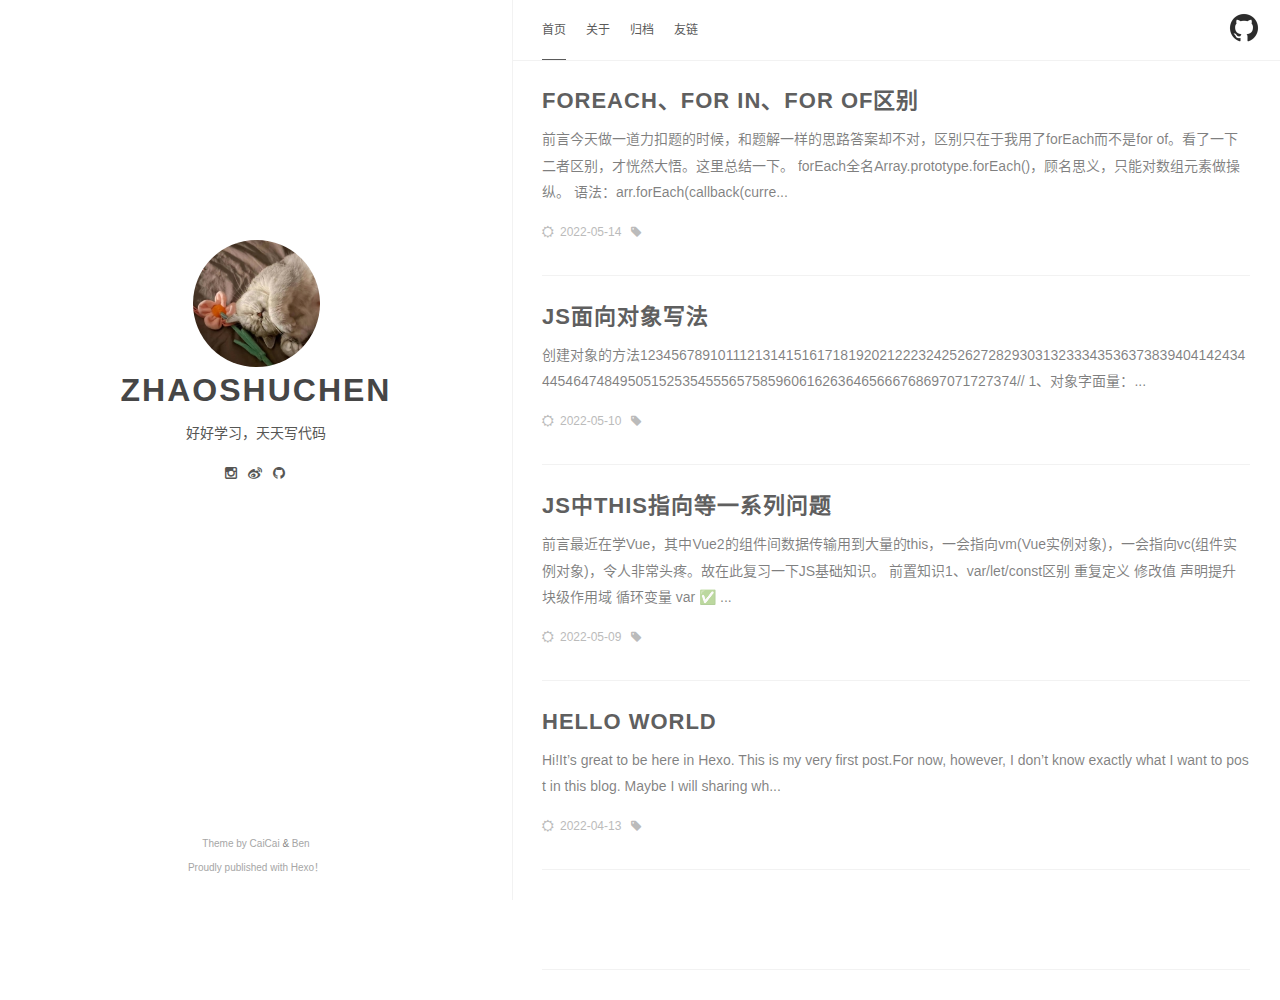
<file: index.html>
<!DOCTYPE html><html lang="zh-CN"><head><meta charset="utf-8"><meta name="X-UA-Compatible" content="IE=edge"><meta name="author" content="zhaoshuchen,zhao_shuchen@qq.com"><title>Zhaoshuchen</title><meta name="description" content="It's my personal website"><meta name="keywords" content="Hexo,HTML,CSS,android,Linux"><meta content="width=device-width, initial-scale=1.0, maximum-scale=1.0, user-scalable=0" name="viewport"><meta content="yes" name="apple-mobile-web-app-capable"><meta content="black" name="apple-mobile-web-app-status-bar-style"><meta content="telephone=no" name="format-detection"><meta name="renderer" content="webkit"><link rel="short icon" href="/images/favicon.png" type="image/x-icon"><link rel="stylesheet" href="/css/style.css"><link rel="stylesheet" href="/css/blog_basic.css"><link rel="stylesheet" href="/css/font-awesome.min.css"><link rel="alternate" type="application/atom+xml" title="ATOM 1.0" href="/atom.xml"><meta name="generator" content="Hexo 6.1.0"></head><body><div class="sidebar animated fadeInDown"><div class="logo-title"><div class="title"><img src="/images/logo@2x.png" style="width:127px;"><h3 title=""><a href="/">Zhaoshuchen</a></h3><div class="description"><p>好好学习，天天写代码</p></div></div></div><ul class="social-links"><li><a target="_blank" rel="noopener" href="http://instagram.com/pika.zsc"><i class="fa fa-instagram"></i></a></li><li><a target="_blank" rel="noopener" href="http://weibo.com/u/5475728967"><i class="fa fa-weibo"></i></a></li><li><a target="_blank" rel="noopener" href="http://github.com/shuchenzhao"><i class="fa fa-github"></i></a></li></ul><div class="footer"><a target="_blank" href="/"><span>Theme by </span></a><a target="_blank" rel="noopener" href="https://www.caicai.me"> CaiCai </a><span>&</span><a target="_blank" rel="noopener" href="https://github.com/Ben02/hexo-theme-Anatole"> Ben</a><div class="by_farbox"><a href="https://hexo.io/zh-cn/" target="_blank">Proudly published with Hexo&#65281;</a></div></div></div><div class="main"><div class="page-top animated fadeInDown"><div class="nav"><li><a class="current" href="/">首页</a></li><li><a href="/about">关于</a></li><li><a href="/archives">归档</a></li><li><a href="/links">友链</a></li></div><div class="information"><div class="back_btn"><li><a class="fa fa-chevron-left" onclick="window.history.go(-1)" style="display:none;"> </a></li></div><div class="avatar"><img src="/images/favicon.png"></div></div></div><div class="autopagerize_page_element"><div class="content"><div class="post animated fadeInDown"><div class="post-title"><h3><a href="/2022/05/14/forEach%E3%80%81for%20in%E3%80%81for%20of%E5%8C%BA%E5%88%AB/">forEach、for in、for of区别</a></h3></div><div class="post-content"><p>前言今天做一道力扣题的时候，和题解一样的思路答案却不对，区别只在于我用了forEach而不是for of。看了一下二者区别，才恍然大悟。这里总结一下。
forEach全名Array.prototype.forEach()，顾名思义，只能对数组元素做操纵。
语法：arr.forEach(callback(curre...</p></div><div class="post-footer"><div class="meta"><div class="info"><i class="fa fa-sun-o"></i><span class="date">2022-05-14</span><i class="fa fa-tag"></i></div></div></div></div><div class="post animated fadeInDown"><div class="post-title"><h3><a href="/2022/05/10/JS%E9%9D%A2%E5%90%91%E5%AF%B9%E8%B1%A1%E5%86%99%E6%B3%95/">JS面向对象写法</a></h3></div><div class="post-content"><p>创建对象的方法1234567891011121314151617181920212223242526272829303132333435363738394041424344454647484950515253545556575859606162636465666768697071727374// 1、对象字面量：...</p></div><div class="post-footer"><div class="meta"><div class="info"><i class="fa fa-sun-o"></i><span class="date">2022-05-10</span><i class="fa fa-tag"></i></div></div></div></div><div class="post animated fadeInDown"><div class="post-title"><h3><a href="/2022/05/09/JS%E4%B8%ADthis%E6%8C%87%E5%90%91%E7%AD%89%E4%B8%80%E7%B3%BB%E5%88%97%E9%97%AE%E9%A2%98/">JS中this指向等一系列问题</a></h3></div><div class="post-content"><p>前言最近在学Vue，其中Vue2的组件间数据传输用到大量的this，一会指向vm(Vue实例对象)，一会指向vc(组件实例对象)，令人非常头疼。故在此复习一下JS基础知识。

前置知识1、var&#x2F;let&#x2F;const区别



重复定义
修改值
声明提升
块级作用域
循环变量



var
✅
...</p></div><div class="post-footer"><div class="meta"><div class="info"><i class="fa fa-sun-o"></i><span class="date">2022-05-09</span><i class="fa fa-tag"></i></div></div></div></div><div class="post animated fadeInDown"><div class="post-title"><h3><a href="/2022/04/13/hello-world/">Hello World</a></h3></div><div class="post-content"><p>Hi!It’s great to be here in Hexo. This is my very first post.For now, however, I don’t know exactly what I want to post in this blog. Maybe I will sharing wh...</p></div><div class="post-footer"><div class="meta"><div class="info"><i class="fa fa-sun-o"></i><span class="date">2022-04-13</span><i class="fa fa-tag"></i></div></div></div></div><div class="pagination"><ul class="clearfix"></ul></div></div></div></div><script src="/js/jquery.js"></script><script src="/js/jquery-migrate-1.2.1.min.js"></script><script src="/js/jquery.appear.js"></script></body></html>
</file>
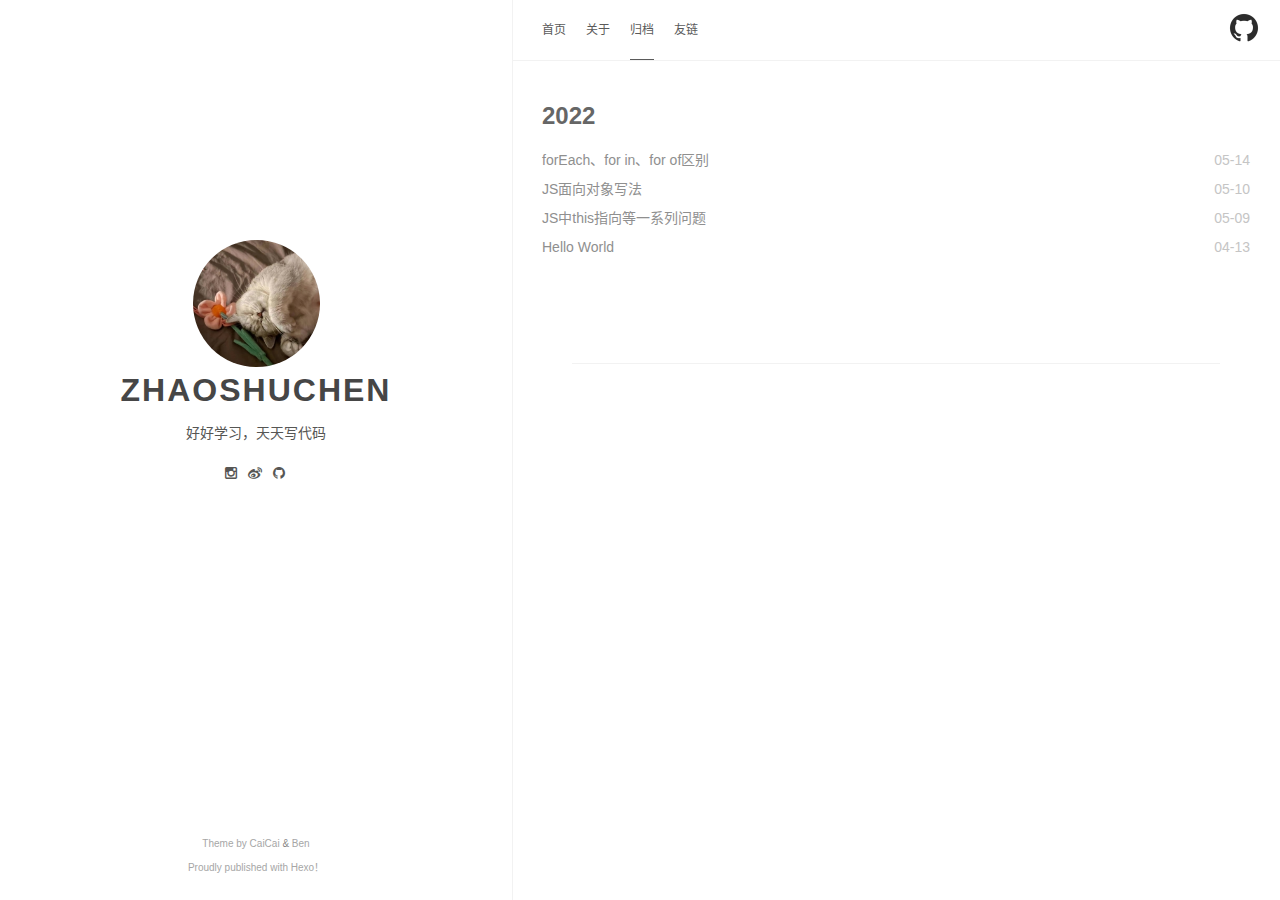
<file: archives/index.html>
<!DOCTYPE html><html lang="zh-CN"><head><meta charset="utf-8"><meta name="X-UA-Compatible" content="IE=edge"><meta name="author" content="zhaoshuchen,zhao_shuchen@qq.com"><title>归档 · Zhaoshuchen</title><meta name="description" content="归档页面 - Zhaoshuchen"><meta name="keywords" content="Hexo,HTML,CSS,android,Linux"><meta content="width=device-width, initial-scale=1.0, maximum-scale=1.0, user-scalable=0" name="viewport"><meta content="yes" name="apple-mobile-web-app-capable"><meta content="black" name="apple-mobile-web-app-status-bar-style"><meta content="telephone=no" name="format-detection"><meta name="renderer" content="webkit"><link rel="short icon" href="/images/favicon.png" type="image/x-icon"><link rel="stylesheet" href="/css/style.css"><link rel="stylesheet" href="/css/blog_basic.css"><link rel="stylesheet" href="/css/font-awesome.min.css"><link rel="alternate" type="application/atom+xml" title="ATOM 1.0" href="/atom.xml"><meta name="generator" content="Hexo 6.1.0"></head><body><div class="sidebar animated fadeInDown"><div class="logo-title"><div class="title"><img src="/images/logo@2x.png" style="width:127px;"><h3 title=""><a href="/">Zhaoshuchen</a></h3><div class="description"><p>好好学习，天天写代码</p></div></div></div><ul class="social-links"><li><a target="_blank" rel="noopener" href="http://instagram.com/pika.zsc"><i class="fa fa-instagram"></i></a></li><li><a target="_blank" rel="noopener" href="http://weibo.com/u/5475728967"><i class="fa fa-weibo"></i></a></li><li><a target="_blank" rel="noopener" href="http://github.com/shuchenzhao"><i class="fa fa-github"></i></a></li></ul><div class="footer"><a target="_blank" href="/"><span>Theme by </span></a><a target="_blank" rel="noopener" href="https://www.caicai.me"> CaiCai </a><span>&</span><a target="_blank" rel="noopener" href="https://github.com/Ben02/hexo-theme-Anatole"> Ben</a><div class="by_farbox"><a href="https://hexo.io/zh-cn/" target="_blank">Proudly published with Hexo&#65281;</a></div></div></div><div class="main"><div class="page-top animated fadeInDown"><div class="nav"><li><a href="/">首页</a></li><li><a href="/about">关于</a></li><li><a class="current" href="/archives">归档</a></li><li><a href="/links">友链</a></li></div><div class="information"><div class="back_btn"><li><a class="fa fa-chevron-left" onclick="window.history.go(-1)" style="display:none;"> </a></li></div><div class="avatar"><img src="/images/favicon.png"></div></div></div><div class="autopagerize_page_element"><div class="content"><div class="archive animated fadeInDown"><ul class="list-with-title"><div class="archive"><div class="listing-title">2022</div><ul class="listing"><div class="listing-item"><div class="listing-post"><a href="/2022/05/14/forEach%E3%80%81for%20in%E3%80%81for%20of%E5%8C%BA%E5%88%AB/" title="forEach、for in、for of区别">forEach、for in、for of区别</a><div class="post-time"><span class="date">05-14</span></div></div></div><div class="listing-item"><div class="listing-post"><a href="/2022/05/10/JS%E9%9D%A2%E5%90%91%E5%AF%B9%E8%B1%A1%E5%86%99%E6%B3%95/" title="JS面向对象写法">JS面向对象写法</a><div class="post-time"><span class="date">05-10</span></div></div></div><div class="listing-item"><div class="listing-post"><a href="/2022/05/09/JS%E4%B8%ADthis%E6%8C%87%E5%90%91%E7%AD%89%E4%B8%80%E7%B3%BB%E5%88%97%E9%97%AE%E9%A2%98/" title="JS中this指向等一系列问题">JS中this指向等一系列问题</a><div class="post-time"><span class="date">05-09</span></div></div></div><div class="listing-item"><div class="listing-post"><a href="/2022/04/13/hello-world/" title="Hello World">Hello World</a><div class="post-time"><span class="date">04-13</span></div></div></div></div><div class="pagination"><ul class="clearfix"></ul></div></ul></div></div></div></div><script src="/js/jquery.js"></script><script src="/js/jquery-migrate-1.2.1.min.js"></script><script src="/js/jquery.appear.js"></script></body></html>
</file>
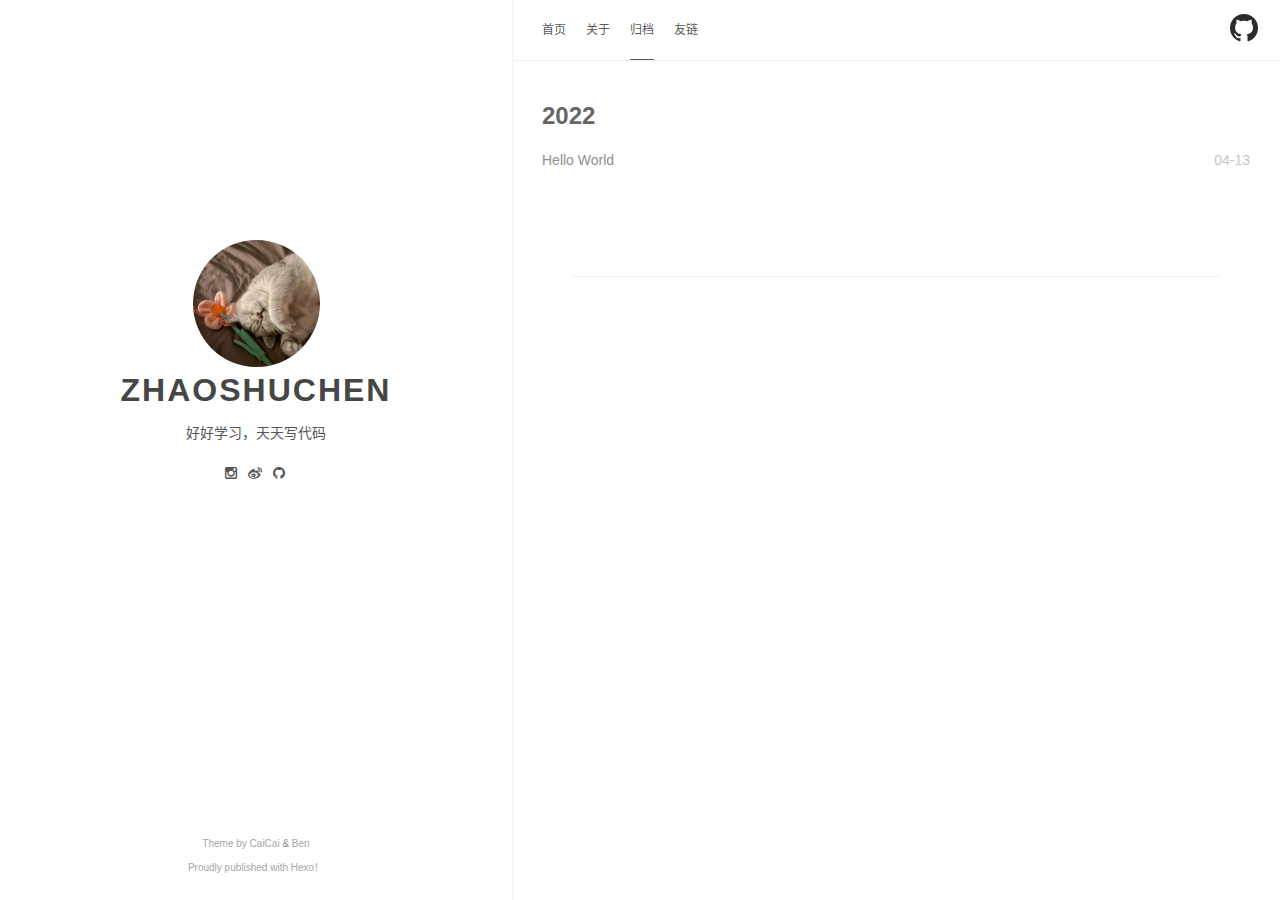
<file: archives/2022/04/index.html>
<!DOCTYPE html><html lang="zh-CN"><head><meta charset="utf-8"><meta name="X-UA-Compatible" content="IE=edge"><meta name="author" content="zhaoshuchen,zhao_shuchen@qq.com"><title>归档 · Zhaoshuchen</title><meta name="description" content="归档页面 - Zhaoshuchen"><meta name="keywords" content="Hexo,HTML,CSS,android,Linux"><meta content="width=device-width, initial-scale=1.0, maximum-scale=1.0, user-scalable=0" name="viewport"><meta content="yes" name="apple-mobile-web-app-capable"><meta content="black" name="apple-mobile-web-app-status-bar-style"><meta content="telephone=no" name="format-detection"><meta name="renderer" content="webkit"><link rel="short icon" href="/images/favicon.png" type="image/x-icon"><link rel="stylesheet" href="/css/style.css"><link rel="stylesheet" href="/css/blog_basic.css"><link rel="stylesheet" href="/css/font-awesome.min.css"><link rel="alternate" type="application/atom+xml" title="ATOM 1.0" href="/atom.xml"><meta name="generator" content="Hexo 6.1.0"></head><body><div class="sidebar animated fadeInDown"><div class="logo-title"><div class="title"><img src="/images/logo@2x.png" style="width:127px;"><h3 title=""><a href="/">Zhaoshuchen</a></h3><div class="description"><p>好好学习，天天写代码</p></div></div></div><ul class="social-links"><li><a target="_blank" rel="noopener" href="http://instagram.com/pika.zsc"><i class="fa fa-instagram"></i></a></li><li><a target="_blank" rel="noopener" href="http://weibo.com/u/5475728967"><i class="fa fa-weibo"></i></a></li><li><a target="_blank" rel="noopener" href="http://github.com/shuchenzhao"><i class="fa fa-github"></i></a></li></ul><div class="footer"><a target="_blank" href="/"><span>Theme by </span></a><a target="_blank" rel="noopener" href="https://www.caicai.me"> CaiCai </a><span>&</span><a target="_blank" rel="noopener" href="https://github.com/Ben02/hexo-theme-Anatole"> Ben</a><div class="by_farbox"><a href="https://hexo.io/zh-cn/" target="_blank">Proudly published with Hexo&#65281;</a></div></div></div><div class="main"><div class="page-top animated fadeInDown"><div class="nav"><li><a href="/">首页</a></li><li><a href="/about">关于</a></li><li><a class="current" href="/archives">归档</a></li><li><a href="/links">友链</a></li></div><div class="information"><div class="back_btn"><li><a class="fa fa-chevron-left" onclick="window.history.go(-1)" style="display:none;"> </a></li></div><div class="avatar"><img src="/images/favicon.png"></div></div></div><div class="autopagerize_page_element"><div class="content"><div class="archive animated fadeInDown"><ul class="list-with-title"><div class="archive"><div class="listing-title">2022</div><ul class="listing"><div class="listing-item"><div class="listing-post"><a href="/2022/04/13/hello-world/" title="Hello World">Hello World</a><div class="post-time"><span class="date">04-13</span></div></div></div></div><div class="pagination"><ul class="clearfix"></ul></div></ul></div></div></div></div><script src="/js/jquery.js"></script><script src="/js/jquery-migrate-1.2.1.min.js"></script><script src="/js/jquery.appear.js"></script></body></html>
</file>
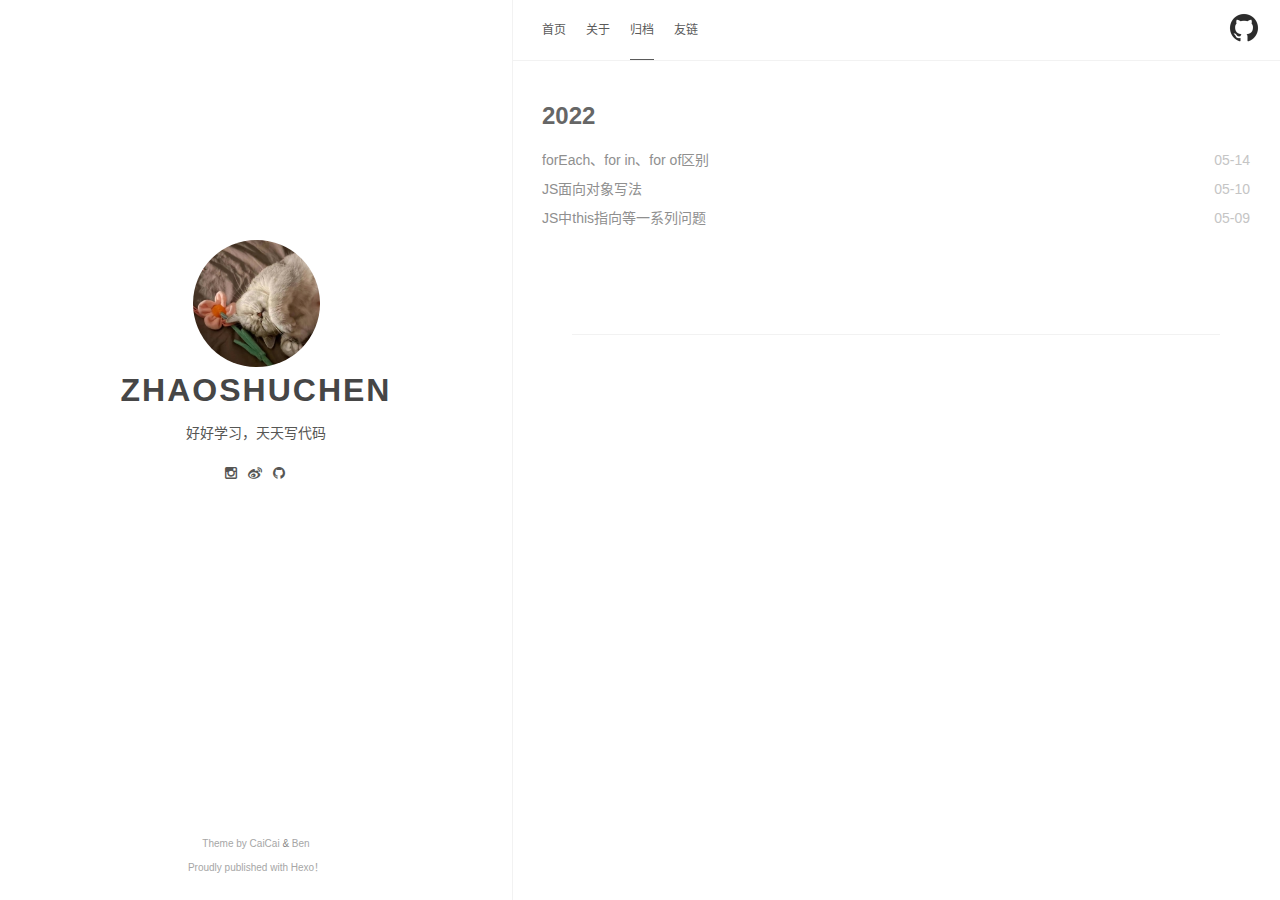
<file: archives/2022/05/index.html>
<!DOCTYPE html><html lang="zh-CN"><head><meta charset="utf-8"><meta name="X-UA-Compatible" content="IE=edge"><meta name="author" content="zhaoshuchen,zhao_shuchen@qq.com"><title>归档 · Zhaoshuchen</title><meta name="description" content="归档页面 - Zhaoshuchen"><meta name="keywords" content="Hexo,HTML,CSS,android,Linux"><meta content="width=device-width, initial-scale=1.0, maximum-scale=1.0, user-scalable=0" name="viewport"><meta content="yes" name="apple-mobile-web-app-capable"><meta content="black" name="apple-mobile-web-app-status-bar-style"><meta content="telephone=no" name="format-detection"><meta name="renderer" content="webkit"><link rel="short icon" href="/images/favicon.png" type="image/x-icon"><link rel="stylesheet" href="/css/style.css"><link rel="stylesheet" href="/css/blog_basic.css"><link rel="stylesheet" href="/css/font-awesome.min.css"><link rel="alternate" type="application/atom+xml" title="ATOM 1.0" href="/atom.xml"><meta name="generator" content="Hexo 6.1.0"></head><body><div class="sidebar animated fadeInDown"><div class="logo-title"><div class="title"><img src="/images/logo@2x.png" style="width:127px;"><h3 title=""><a href="/">Zhaoshuchen</a></h3><div class="description"><p>好好学习，天天写代码</p></div></div></div><ul class="social-links"><li><a target="_blank" rel="noopener" href="http://instagram.com/pika.zsc"><i class="fa fa-instagram"></i></a></li><li><a target="_blank" rel="noopener" href="http://weibo.com/u/5475728967"><i class="fa fa-weibo"></i></a></li><li><a target="_blank" rel="noopener" href="http://github.com/shuchenzhao"><i class="fa fa-github"></i></a></li></ul><div class="footer"><a target="_blank" href="/"><span>Theme by </span></a><a target="_blank" rel="noopener" href="https://www.caicai.me"> CaiCai </a><span>&</span><a target="_blank" rel="noopener" href="https://github.com/Ben02/hexo-theme-Anatole"> Ben</a><div class="by_farbox"><a href="https://hexo.io/zh-cn/" target="_blank">Proudly published with Hexo&#65281;</a></div></div></div><div class="main"><div class="page-top animated fadeInDown"><div class="nav"><li><a href="/">首页</a></li><li><a href="/about">关于</a></li><li><a class="current" href="/archives">归档</a></li><li><a href="/links">友链</a></li></div><div class="information"><div class="back_btn"><li><a class="fa fa-chevron-left" onclick="window.history.go(-1)" style="display:none;"> </a></li></div><div class="avatar"><img src="/images/favicon.png"></div></div></div><div class="autopagerize_page_element"><div class="content"><div class="archive animated fadeInDown"><ul class="list-with-title"><div class="archive"><div class="listing-title">2022</div><ul class="listing"><div class="listing-item"><div class="listing-post"><a href="/2022/05/14/forEach%E3%80%81for%20in%E3%80%81for%20of%E5%8C%BA%E5%88%AB/" title="forEach、for in、for of区别">forEach、for in、for of区别</a><div class="post-time"><span class="date">05-14</span></div></div></div><div class="listing-item"><div class="listing-post"><a href="/2022/05/10/JS%E9%9D%A2%E5%90%91%E5%AF%B9%E8%B1%A1%E5%86%99%E6%B3%95/" title="JS面向对象写法">JS面向对象写法</a><div class="post-time"><span class="date">05-10</span></div></div></div><div class="listing-item"><div class="listing-post"><a href="/2022/05/09/JS%E4%B8%ADthis%E6%8C%87%E5%90%91%E7%AD%89%E4%B8%80%E7%B3%BB%E5%88%97%E9%97%AE%E9%A2%98/" title="JS中this指向等一系列问题">JS中this指向等一系列问题</a><div class="post-time"><span class="date">05-09</span></div></div></div></div><div class="pagination"><ul class="clearfix"></ul></div></ul></div></div></div></div><script src="/js/jquery.js"></script><script src="/js/jquery-migrate-1.2.1.min.js"></script><script src="/js/jquery.appear.js"></script></body></html>
</file>
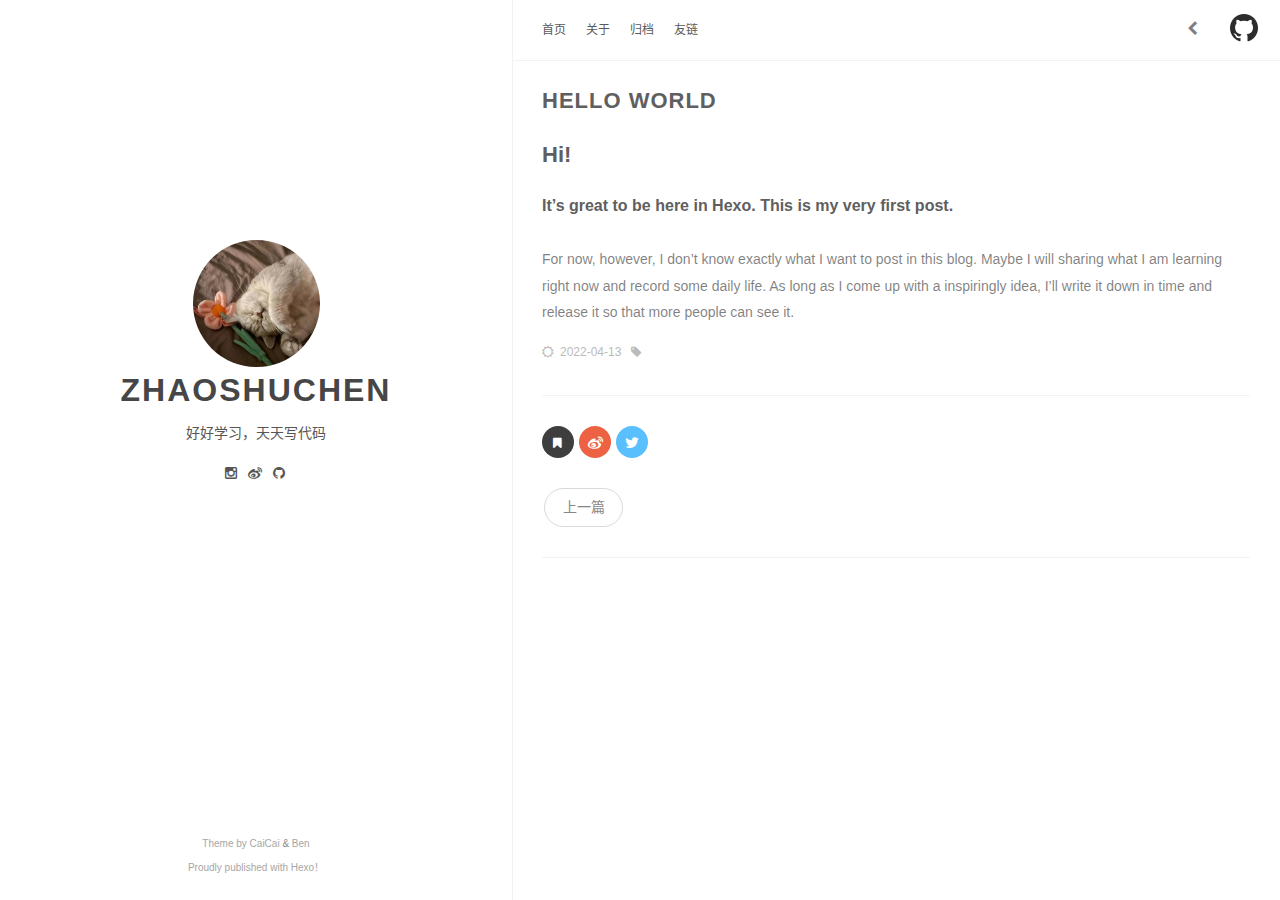
<file: 2022/04/13/hello-world/index.html>
<!DOCTYPE html><html lang="zh-CN"><head><meta charset="utf-8"><meta name="X-UA-Compatible" content="IE=edge"><meta name="author" content="zhaoshuchen,zhao_shuchen@qq.com"><title>Hello World · Zhaoshuchen</title><meta name="description" content="Hi!It’s great to be here in Hexo. This is my very first post.For now, however, I don’t know exactly what I want to post in this blog. Maybe I will sha"><meta name="keywords" content="Hexo,HTML,CSS,android,Linux"><meta content="width=device-width, initial-scale=1.0, maximum-scale=1.0, user-scalable=0" name="viewport"><meta content="yes" name="apple-mobile-web-app-capable"><meta content="black" name="apple-mobile-web-app-status-bar-style"><meta content="telephone=no" name="format-detection"><meta name="renderer" content="webkit"><link rel="short icon" href="/images/favicon.png" type="image/x-icon"><link rel="stylesheet" href="/css/style.css"><link rel="stylesheet" href="/css/blog_basic.css"><link rel="stylesheet" href="/css/font-awesome.min.css"><link rel="alternate" type="application/atom+xml" title="ATOM 1.0" href="/atom.xml"><meta name="generator" content="Hexo 6.1.0"></head><body><div class="sidebar animated fadeInDown"><div class="logo-title"><div class="title"><img src="/images/logo@2x.png" style="width:127px;"><h3 title=""><a href="/">Zhaoshuchen</a></h3><div class="description"><p>好好学习，天天写代码</p></div></div></div><ul class="social-links"><li><a target="_blank" rel="noopener" href="http://instagram.com/pika.zsc"><i class="fa fa-instagram"></i></a></li><li><a target="_blank" rel="noopener" href="http://weibo.com/u/5475728967"><i class="fa fa-weibo"></i></a></li><li><a target="_blank" rel="noopener" href="http://github.com/shuchenzhao"><i class="fa fa-github"></i></a></li></ul><div class="footer"><a target="_blank" href="/"><span>Theme by </span></a><a target="_blank" rel="noopener" href="https://www.caicai.me"> CaiCai </a><span>&</span><a target="_blank" rel="noopener" href="https://github.com/Ben02/hexo-theme-Anatole"> Ben</a><div class="by_farbox"><a href="https://hexo.io/zh-cn/" target="_blank">Proudly published with Hexo&#65281;</a></div></div></div><div class="main"><div class="page-top animated fadeInDown"><div class="nav"><li><a href="/">首页</a></li><li><a href="/about">关于</a></li><li><a href="/archives">归档</a></li><li><a href="/links">友链</a></li></div><div class="information"><div class="back_btn"><li><a class="fa fa-chevron-left" onclick="window.history.go(-1)"> </a></li></div><div class="avatar"><img src="/images/favicon.png"></div></div></div><div class="autopagerize_page_element"><div class="content"><div class="post-page"><div class="post animated fadeInDown"><div class="post-title"><h3><a>Hello World</a></h3></div><div class="post-content"><h3 id="Hi"><a href="#Hi" class="headerlink" title="Hi!"></a>Hi!</h3><h4 id="It’s-great-to-be-here-in-Hexo-This-is-my-very-first-post"><a href="#It’s-great-to-be-here-in-Hexo-This-is-my-very-first-post" class="headerlink" title="It’s great to be here in Hexo. This is my very first post."></a>It’s great to be here in Hexo. This is my very first post.</h4><p>For now, however, I don’t know exactly what I want to post in this blog. Maybe I will sharing what I am learning right now and record some daily life. As long as I come up with a inspiringly idea, I’ll write it down in time and release it so that more people can see it.</p>
</div><div class="post-footer"><div class="meta"><div class="info"><i class="fa fa-sun-o"></i><span class="date">2022-04-13</span><i class="fa fa-tag"></i></div></div></div></div><div class="share"><div class="evernote"><a class="fa fa-bookmark" href="javascript:(function(){EN_CLIP_HOST='http://www.evernote.com';try{var%20x=document.createElement('SCRIPT');x.type='text/javascript';x.src=EN_CLIP_HOST+'/public/bookmarkClipper.js?'+(new%20Date().getTime()/100000);document.getElementsByTagName('head')[0].appendChild(x);}catch(e){location.href=EN_CLIP_HOST+'/clip.action?url='+encodeURIComponent(location.href)+'&amp;title='+encodeURIComponent(document.title);}})();" ref="nofollow" target="_blank"></a></div><div class="weibo"><a class="fa fa-weibo" href="javascript:void((function(s,d,e){try{}catch(e){}var f='http://service.weibo.com/share/share.php?',u=d.location.href,p=['url=',e(u),'&amp;title=',e(d.title),'&amp;appkey=2924220432'].join('');function a(){if(!window.open([f,p].join(''),'mb',['toolbar=0,status=0,resizable=1,width=620,height=450,left=',(s.width-620)/2,',top=',(s.height-450)/2].join('')))u.href=[f,p].join('');};if(/Firefox/.test(navigator.userAgent)){setTimeout(a,0)}else{a()}})(screen,document,encodeURIComponent));"></a></div><div class="twitter"><a class="fa fa-twitter" target="_blank" rel="noopener" href="http://twitter.com/home?status=,https://shuchenzhao.github.io/2022/04/13/hello-world/,Zhaoshuchen,Hello World,;"></a></div></div><div class="pagination"><ul class="clearfix"><li class="pre pagbuttons"><a class="btn" role="navigation" href="/2022/05/09/JS%E4%B8%ADthis%E6%8C%87%E5%90%91%E7%AD%89%E4%B8%80%E7%B3%BB%E5%88%97%E9%97%AE%E9%A2%98/" title="JS中this指向等一系列问题">上一篇</a></li></ul></div></div></div></div></div><script src="/js/jquery.js"></script><script src="/js/jquery-migrate-1.2.1.min.js"></script><script src="/js/jquery.appear.js"></script></body></html>
</file>
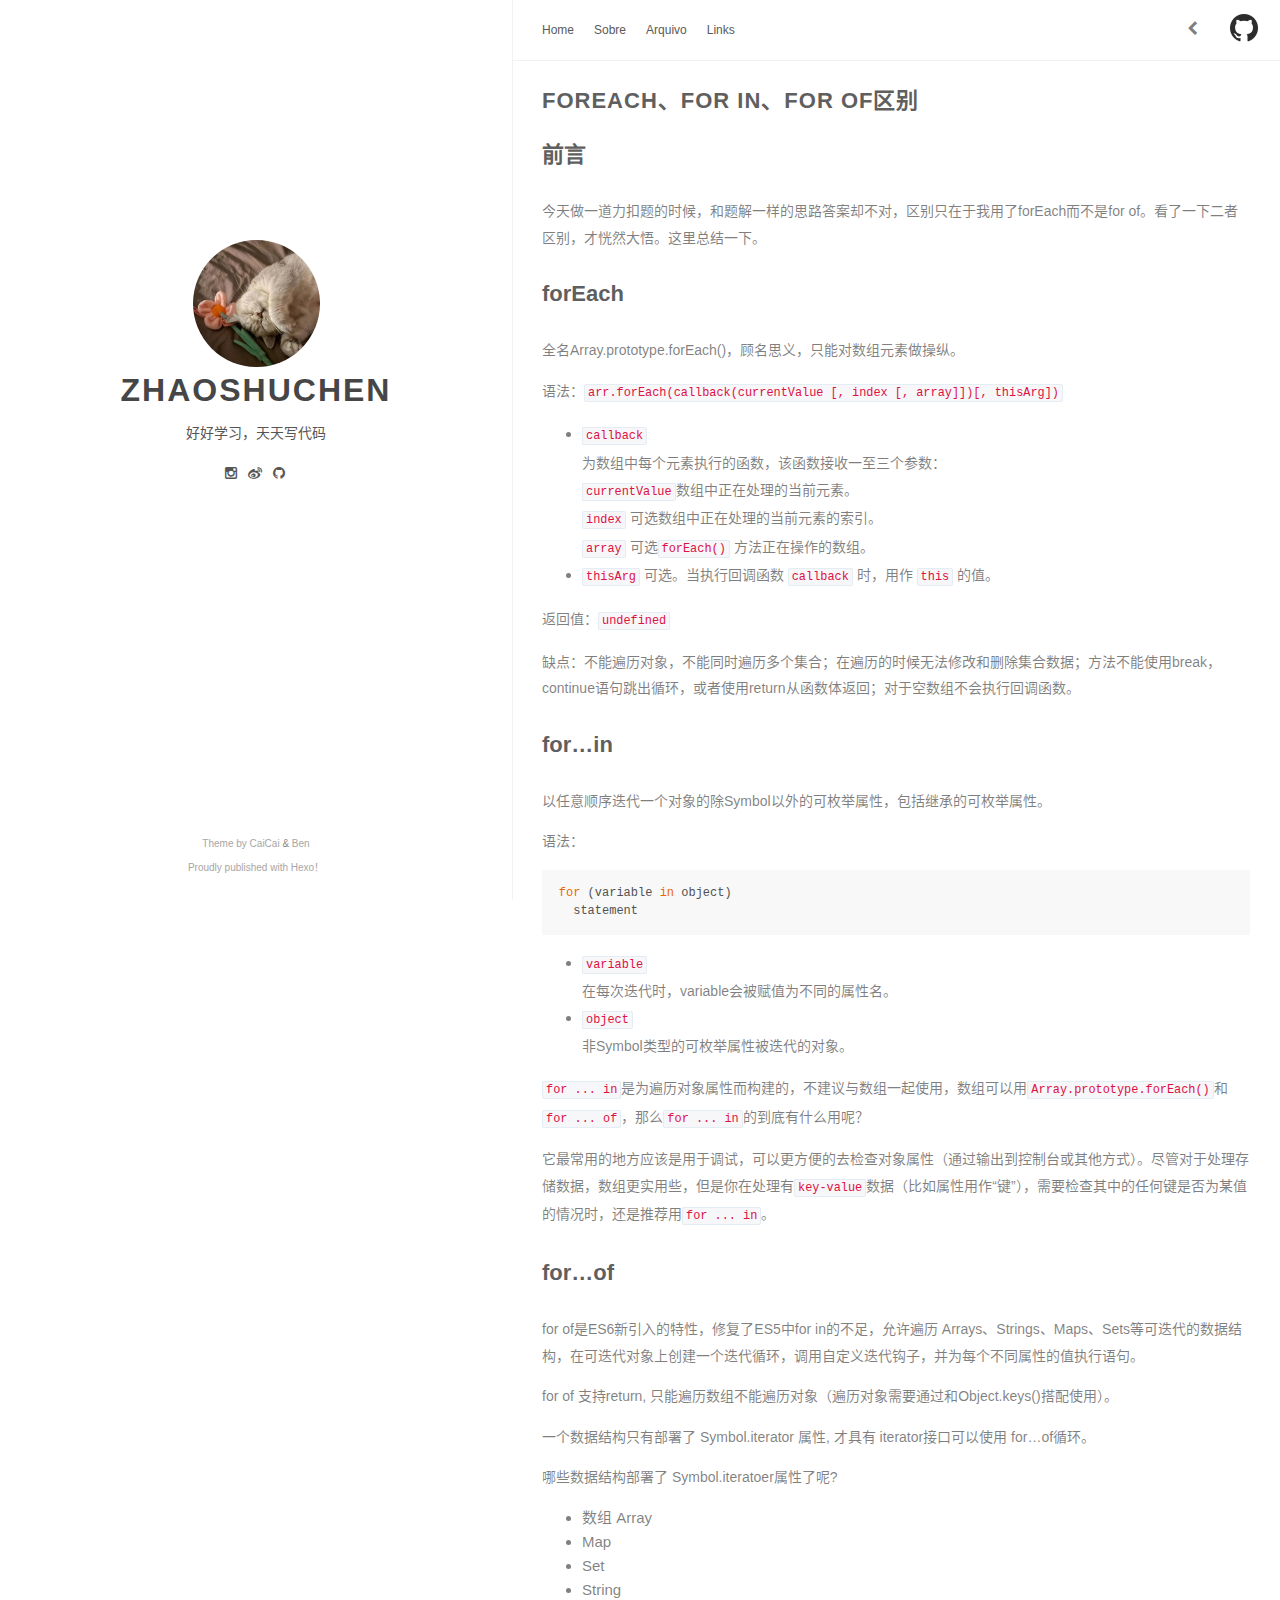
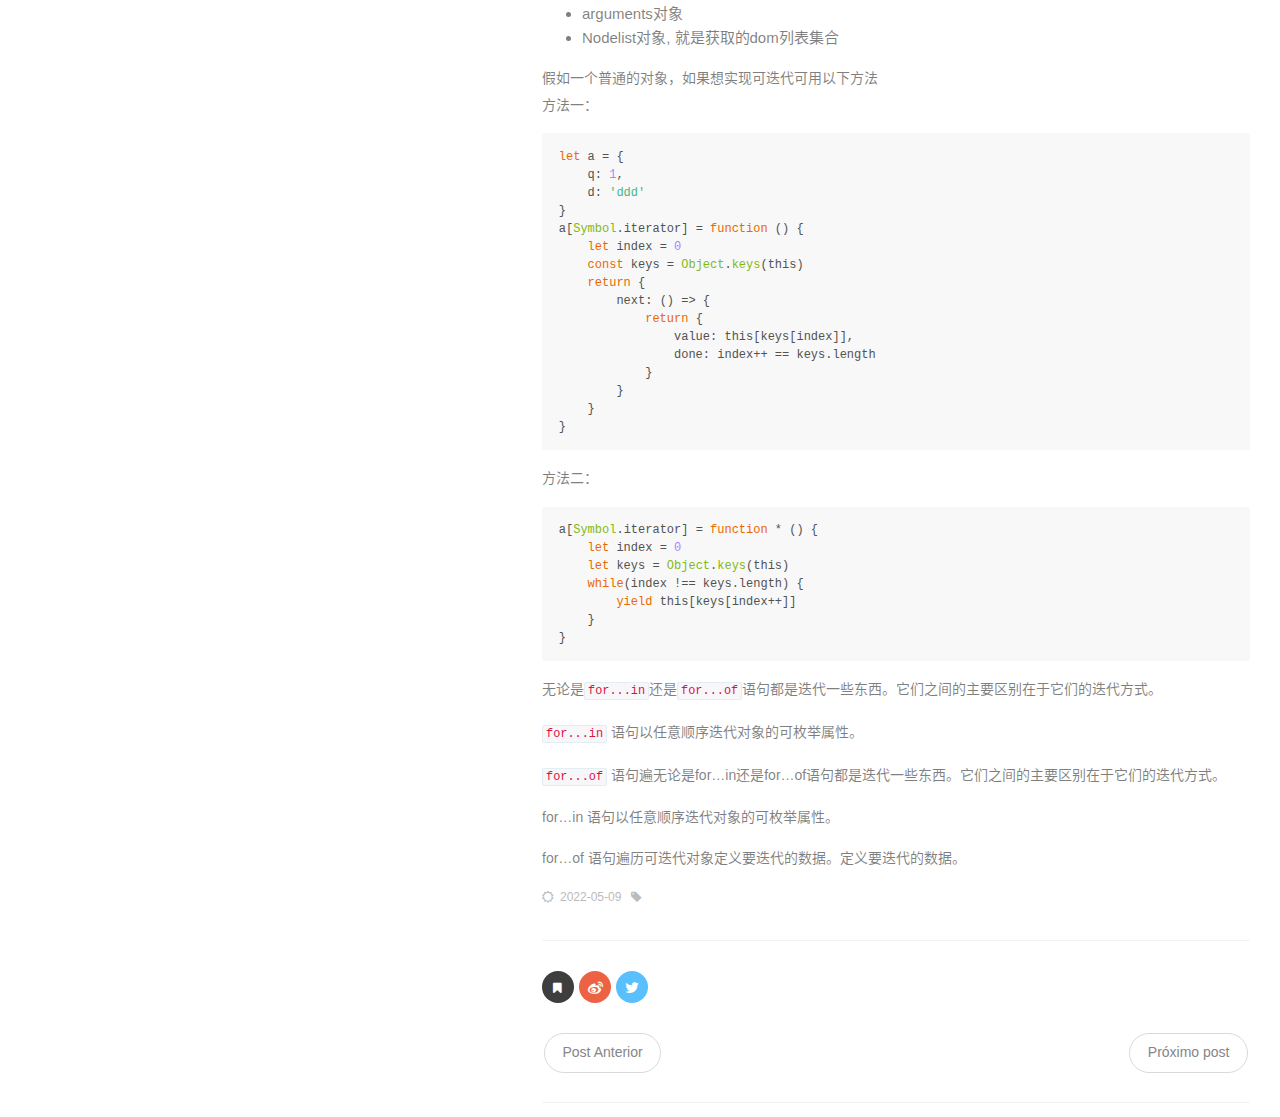
<file: 2022/05/09/forEach、for in、for of区别/index.html>
<!DOCTYPE html><html lang="zh-CN"><head><meta charset="utf-8"><meta name="X-UA-Compatible" content="IE=edge"><meta name="author" content="zhaoshuchen,zhao_shuchen@qq.com"><title>forEach、for in、for of区别 · Zhaoshuchen</title><meta name="description" content="前言今天做一道力扣题的时候，和题解一样的思路答案却不对，区别只在于我用了forEach而不是for of。看了一下二者区别，才恍然大悟。这里总结一下。
forEach全名Array.prototype.forEach()，顾名思义，只能对数组元素做操纵。
语法：arr.forEach(callbac"><meta name="keywords" content="Hexo,HTML,CSS,android,Linux"><meta content="width=device-width, initial-scale=1.0, maximum-scale=1.0, user-scalable=0" name="viewport"><meta content="yes" name="apple-mobile-web-app-capable"><meta content="black" name="apple-mobile-web-app-status-bar-style"><meta content="telephone=no" name="format-detection"><meta name="renderer" content="webkit"><link rel="short icon" href="/images/favicon.png" type="image/x-icon"><link rel="stylesheet" href="/css/style.css"><link rel="stylesheet" href="/css/blog_basic.css"><link rel="stylesheet" href="/css/font-awesome.min.css"><link rel="alternate" type="application/atom+xml" title="ATOM 1.0" href="/atom.xml"><meta name="generator" content="Hexo 6.1.0"></head><body><div class="sidebar animated fadeInDown"><div class="logo-title"><div class="title"><img src="/images/logo@2x.png" style="width:127px;"><h3 title=""><a href="/">Zhaoshuchen</a></h3><div class="description"><p>好好学习，天天写代码</p></div></div></div><ul class="social-links"><li><a target="_blank" rel="noopener" href="http://instagram.com/pika.zsc"><i class="fa fa-instagram"></i></a></li><li><a target="_blank" rel="noopener" href="http://weibo.com/u/5475728967"><i class="fa fa-weibo"></i></a></li><li><a target="_blank" rel="noopener" href="http://github.com/shuchenzhao"><i class="fa fa-github"></i></a></li></ul><div class="footer"><a target="_blank" href="/"><span>Theme by </span></a><a target="_blank" rel="noopener" href="https://www.caicai.me"> CaiCai </a><span>&</span><a target="_blank" rel="noopener" href="https://github.com/Ben02/hexo-theme-Anatole"> Ben</a><div class="by_farbox"><a href="https://hexo.io/zh-cn/" target="_blank">Proudly published with Hexo&#65281;</a></div></div></div><div class="main"><div class="page-top animated fadeInDown"><div class="nav"><li><a href="/">Home</a></li><li><a href="/about">Sobre</a></li><li><a href="/archives">Arquivo</a></li><li><a href="/links">Links</a></li></div><div class="information"><div class="back_btn"><li><a class="fa fa-chevron-left" onclick="window.history.go(-1)"> </a></li></div><div class="avatar"><img src="/images/favicon.png"></div></div></div><div class="autopagerize_page_element"><div class="content"><div class="post-page"><div class="post animated fadeInDown"><div class="post-title"><h3><a>forEach、for in、for of区别</a></h3></div><div class="post-content"><h3 id="前言"><a href="#前言" class="headerlink" title="前言"></a>前言</h3><p>今天做一道力扣题的时候，和题解一样的思路答案却不对，区别只在于我用了forEach而不是for of。看了一下二者区别，才恍然大悟。这里总结一下。</p>
<h3 id="forEach"><a href="#forEach" class="headerlink" title="forEach"></a>forEach</h3><p>全名Array.prototype.forEach()，顾名思义，只能对数组元素做操纵。</p>
<p>语法：<code>arr.forEach(callback(currentValue [, index [, array]])[, thisArg])</code></p>
<ul>
<li><p><code>callback</code></p>
<p>为数组中每个元素执行的函数，该函数接收一至三个参数：</p>
<p><code>currentValue</code>数组中正在处理的当前元素。</p>
<p><code>index</code> 可选数组中正在处理的当前元素的索引。</p>
<p><code>array</code> 可选<code>forEach()</code> 方法正在操作的数组。</p>
</li>
<li><p><code>thisArg</code> 可选。当执行回调函数 <code>callback</code> 时，用作 <code>this</code> 的值。</p>
</li>
</ul>
<p>返回值：<code>undefined</code></p>
<p>缺点：不能遍历对象，不能同时遍历多个集合；在遍历的时候无法修改和删除集合数据；方法不能使用break，continue语句跳出循环，或者使用return从函数体返回；对于空数组不会执行回调函数。</p>
<h3 id="for…in"><a href="#for…in" class="headerlink" title="for…in"></a>for…in</h3><p>以任意顺序迭代一个对象的除Symbol以外的可枚举属性，包括继承的可枚举属性。</p>
<p>语法：</p>
<figure class="highlight javascript"><table><tr><td class="gutter"><pre><span class="line">1</span><br><span class="line">2</span><br></pre></td><td class="code"><pre><span class="line"><span class="keyword">for</span> (variable <span class="keyword">in</span> object)</span><br><span class="line">  statement</span><br></pre></td></tr></table></figure>

<ul>
<li><p><code>variable</code></p>
<p>在每次迭代时，variable会被赋值为不同的属性名。</p>
</li>
<li><p><code>object</code></p>
<p>非Symbol类型的可枚举属性被迭代的对象。</p>
</li>
</ul>
<p><code>for ... in</code>是为遍历对象属性而构建的，不建议与数组一起使用，数组可以用<code>Array.prototype.forEach()</code>和<code>for ... of</code>，那么<code>for ... in</code>的到底有什么用呢？</p>
<p>它最常用的地方应该是用于调试，可以更方便的去检查对象属性（通过输出到控制台或其他方式）。尽管对于处理存储数据，数组更实用些，但是你在处理有<code>key-value</code>数据（比如属性用作“键”），需要检查其中的任何键是否为某值的情况时，还是推荐用<code>for ... in</code>。</p>
<h3 id="for…of"><a href="#for…of" class="headerlink" title="for…of"></a>for…of</h3><p>for of是ES6新引入的特性，修复了ES5中for in的不足，允许遍历 Arrays、Strings、Maps、Sets等可迭代的数据结构，在可迭代对象上创建一个迭代循环，调用自定义迭代钩子，并为每个不同属性的值执行语句。</p>
<p>for of 支持return, 只能遍历数组不能遍历对象（遍历对象需要通过和Object.keys()搭配使用）。</p>
<p>一个数据结构只有部署了 Symbol.iterator 属性, 才具有 iterator接口可以使用 for…of循环。</p>
<p>哪些数据结构部署了 Symbol.iteratoer属性了呢?</p>
<ul>
<li>数组 Array</li>
<li>Map</li>
<li>Set</li>
<li>String</li>
<li>arguments对象</li>
<li>Nodelist对象, 就是获取的dom列表集合</li>
</ul>
<p>假如一个普通的对象，如果想实现可迭代可用以下方法<br>方法一：</p>
<figure class="highlight javascript"><table><tr><td class="gutter"><pre><span class="line">1</span><br><span class="line">2</span><br><span class="line">3</span><br><span class="line">4</span><br><span class="line">5</span><br><span class="line">6</span><br><span class="line">7</span><br><span class="line">8</span><br><span class="line">9</span><br><span class="line">10</span><br><span class="line">11</span><br><span class="line">12</span><br><span class="line">13</span><br><span class="line">14</span><br><span class="line">15</span><br><span class="line">16</span><br></pre></td><td class="code"><pre><span class="line"><span class="keyword">let</span> a = &#123;</span><br><span class="line">    <span class="attr">q</span>: <span class="number">1</span>,</span><br><span class="line">    <span class="attr">d</span>: <span class="string">&#x27;ddd&#x27;</span></span><br><span class="line">&#125;</span><br><span class="line">a[<span class="title class_">Symbol</span>.<span class="property">iterator</span>] = <span class="keyword">function</span> (<span class="params"></span>) &#123;</span><br><span class="line">    <span class="keyword">let</span> index = <span class="number">0</span></span><br><span class="line">    <span class="keyword">const</span> keys = <span class="title class_">Object</span>.<span class="title function_">keys</span>(<span class="variable language_">this</span>)</span><br><span class="line">    <span class="keyword">return</span> &#123;</span><br><span class="line">        <span class="attr">next</span>: <span class="function">() =&gt;</span> &#123;</span><br><span class="line">            <span class="keyword">return</span> &#123;</span><br><span class="line">                <span class="attr">value</span>: <span class="variable language_">this</span>[keys[index]],</span><br><span class="line">                <span class="attr">done</span>: index++ == keys.<span class="property">length</span> </span><br><span class="line">            &#125;</span><br><span class="line">        &#125;</span><br><span class="line">    &#125;</span><br><span class="line">&#125;</span><br></pre></td></tr></table></figure>

<p>方法二：</p>
<figure class="highlight javascript"><table><tr><td class="gutter"><pre><span class="line">1</span><br><span class="line">2</span><br><span class="line">3</span><br><span class="line">4</span><br><span class="line">5</span><br><span class="line">6</span><br><span class="line">7</span><br></pre></td><td class="code"><pre><span class="line">a[<span class="title class_">Symbol</span>.<span class="property">iterator</span>] = <span class="keyword">function</span> * () &#123;</span><br><span class="line">    <span class="keyword">let</span> index = <span class="number">0</span></span><br><span class="line">    <span class="keyword">let</span> keys = <span class="title class_">Object</span>.<span class="title function_">keys</span>(<span class="variable language_">this</span>)</span><br><span class="line">    <span class="keyword">while</span>(index !== keys.<span class="property">length</span>) &#123;</span><br><span class="line">        <span class="keyword">yield</span> <span class="variable language_">this</span>[keys[index++]]</span><br><span class="line">    &#125;</span><br><span class="line">&#125;</span><br></pre></td></tr></table></figure>

<p>无论是<code>for...in</code>还是<code>for...of</code>语句都是迭代一些东西。它们之间的主要区别在于它们的迭代方式。</p>
<p><code>for...in</code> 语句以任意顺序迭代对象的可枚举属性。</p>
<p><code>for...of</code> 语句遍无论是for…in还是for…of语句都是迭代一些东西。它们之间的主要区别在于它们的迭代方式。</p>
<p>for…in 语句以任意顺序迭代对象的可枚举属性。</p>
<p>for…of 语句遍历可迭代对象定义要迭代的数据。定义要迭代的数据。</p>
</div><div class="post-footer"><div class="meta"><div class="info"><i class="fa fa-sun-o"></i><span class="date">2022-05-09</span><i class="fa fa-tag"></i></div></div></div></div><div class="share"><div class="evernote"><a class="fa fa-bookmark" href="javascript:(function(){EN_CLIP_HOST='http://www.evernote.com';try{var%20x=document.createElement('SCRIPT');x.type='text/javascript';x.src=EN_CLIP_HOST+'/public/bookmarkClipper.js?'+(new%20Date().getTime()/100000);document.getElementsByTagName('head')[0].appendChild(x);}catch(e){location.href=EN_CLIP_HOST+'/clip.action?url='+encodeURIComponent(location.href)+'&amp;title='+encodeURIComponent(document.title);}})();" ref="nofollow" target="_blank"></a></div><div class="weibo"><a class="fa fa-weibo" href="javascript:void((function(s,d,e){try{}catch(e){}var f='http://service.weibo.com/share/share.php?',u=d.location.href,p=['url=',e(u),'&amp;title=',e(d.title),'&amp;appkey=2924220432'].join('');function a(){if(!window.open([f,p].join(''),'mb',['toolbar=0,status=0,resizable=1,width=620,height=450,left=',(s.width-620)/2,',top=',(s.height-450)/2].join('')))u.href=[f,p].join('');};if(/Firefox/.test(navigator.userAgent)){setTimeout(a,0)}else{a()}})(screen,document,encodeURIComponent));"></a></div><div class="twitter"><a class="fa fa-twitter" target="_blank" rel="noopener" href="http://twitter.com/home?status=,https://shuchenzhao.github.io/2022/05/09/forEach、for in、for of区别/,Zhaoshuchen,forEach、for in、for of区别,;"></a></div></div><div class="pagination"><ul class="clearfix"><li class="pre pagbuttons"><a class="btn" role="navigation" href="/2022/05/09/JS%E4%B8%ADthis%E6%8C%87%E5%90%91%E7%AD%89%E4%B8%80%E7%B3%BB%E5%88%97%E9%97%AE%E9%A2%98/" title="JS中this指向等一系列问题">Post Anterior</a></li><li class="next pagbuttons"><a class="btn" role="navigation" href="/2022/04/13/hello-world/" title="Hello World">Próximo post</a></li></ul></div></div></div></div></div><script src="/js/jquery.js"></script><script src="/js/jquery-migrate-1.2.1.min.js"></script><script src="/js/jquery.appear.js"></script></body></html>
</file>
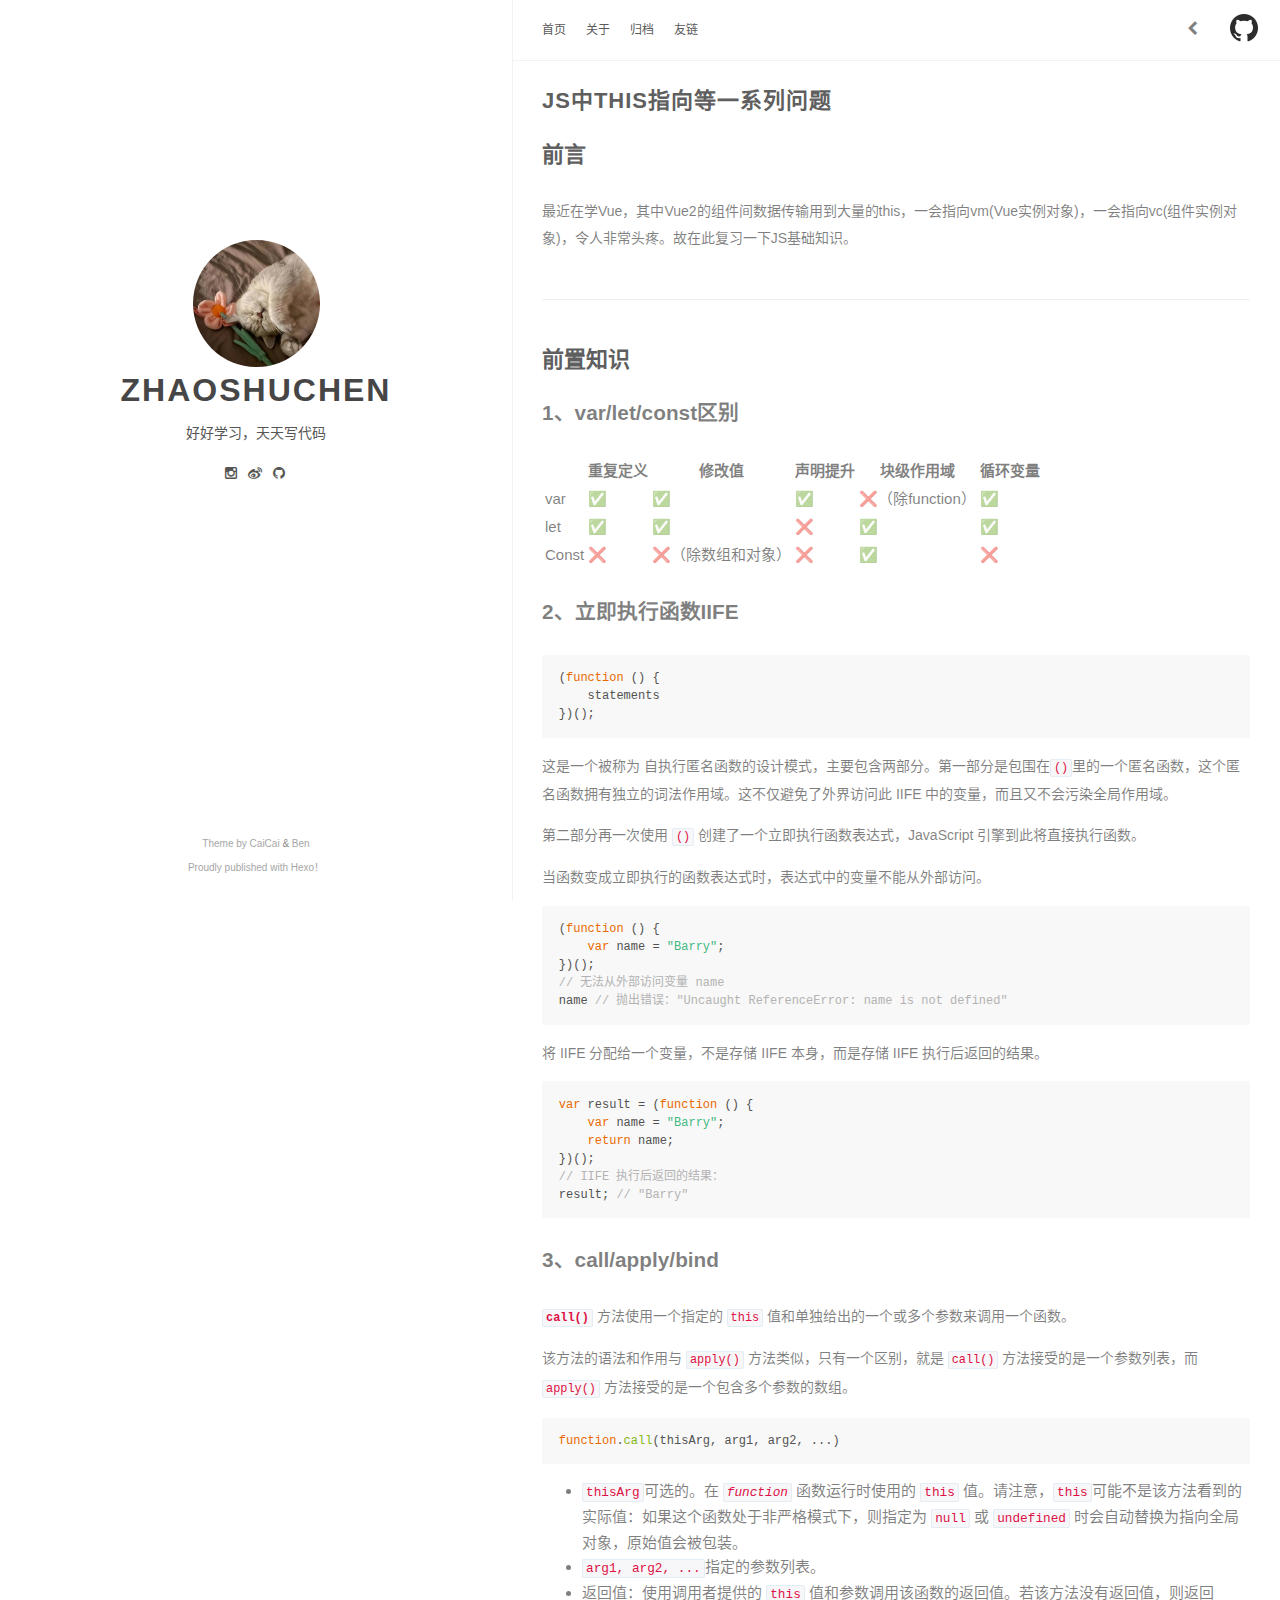
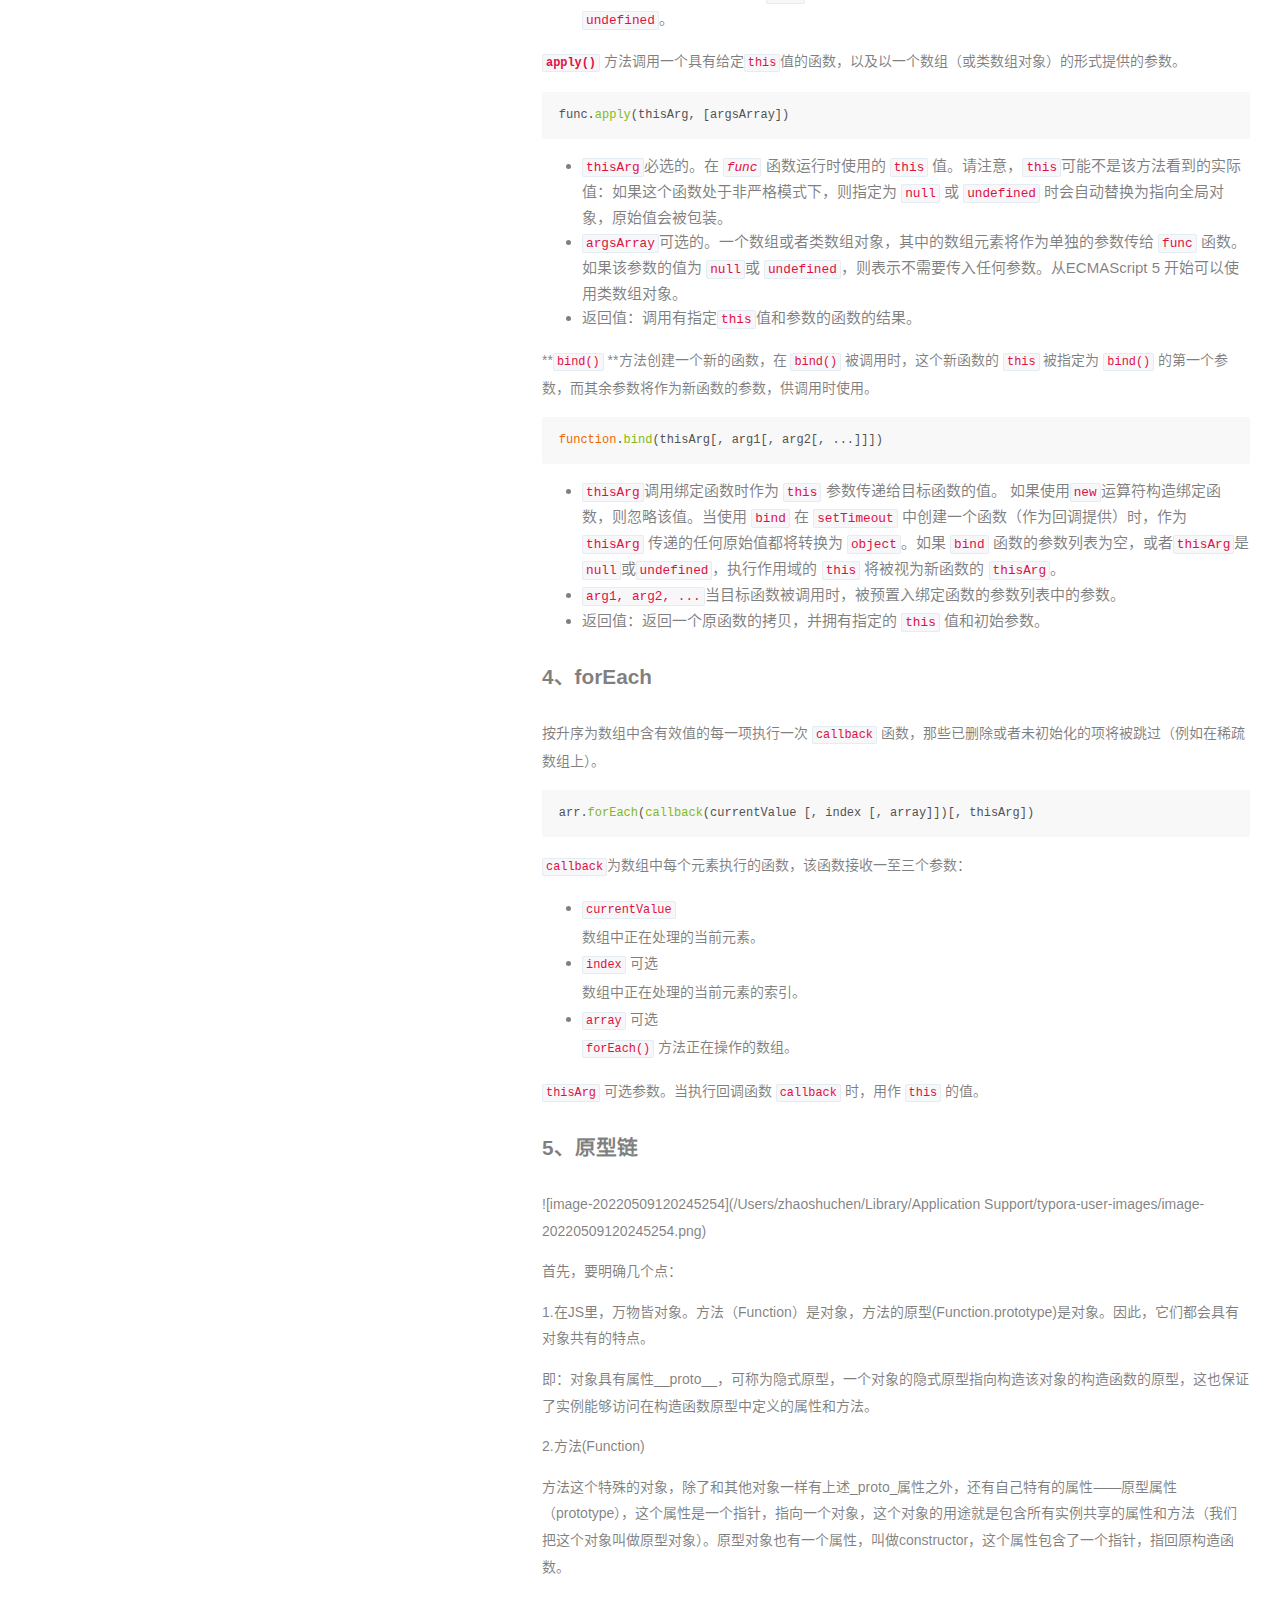
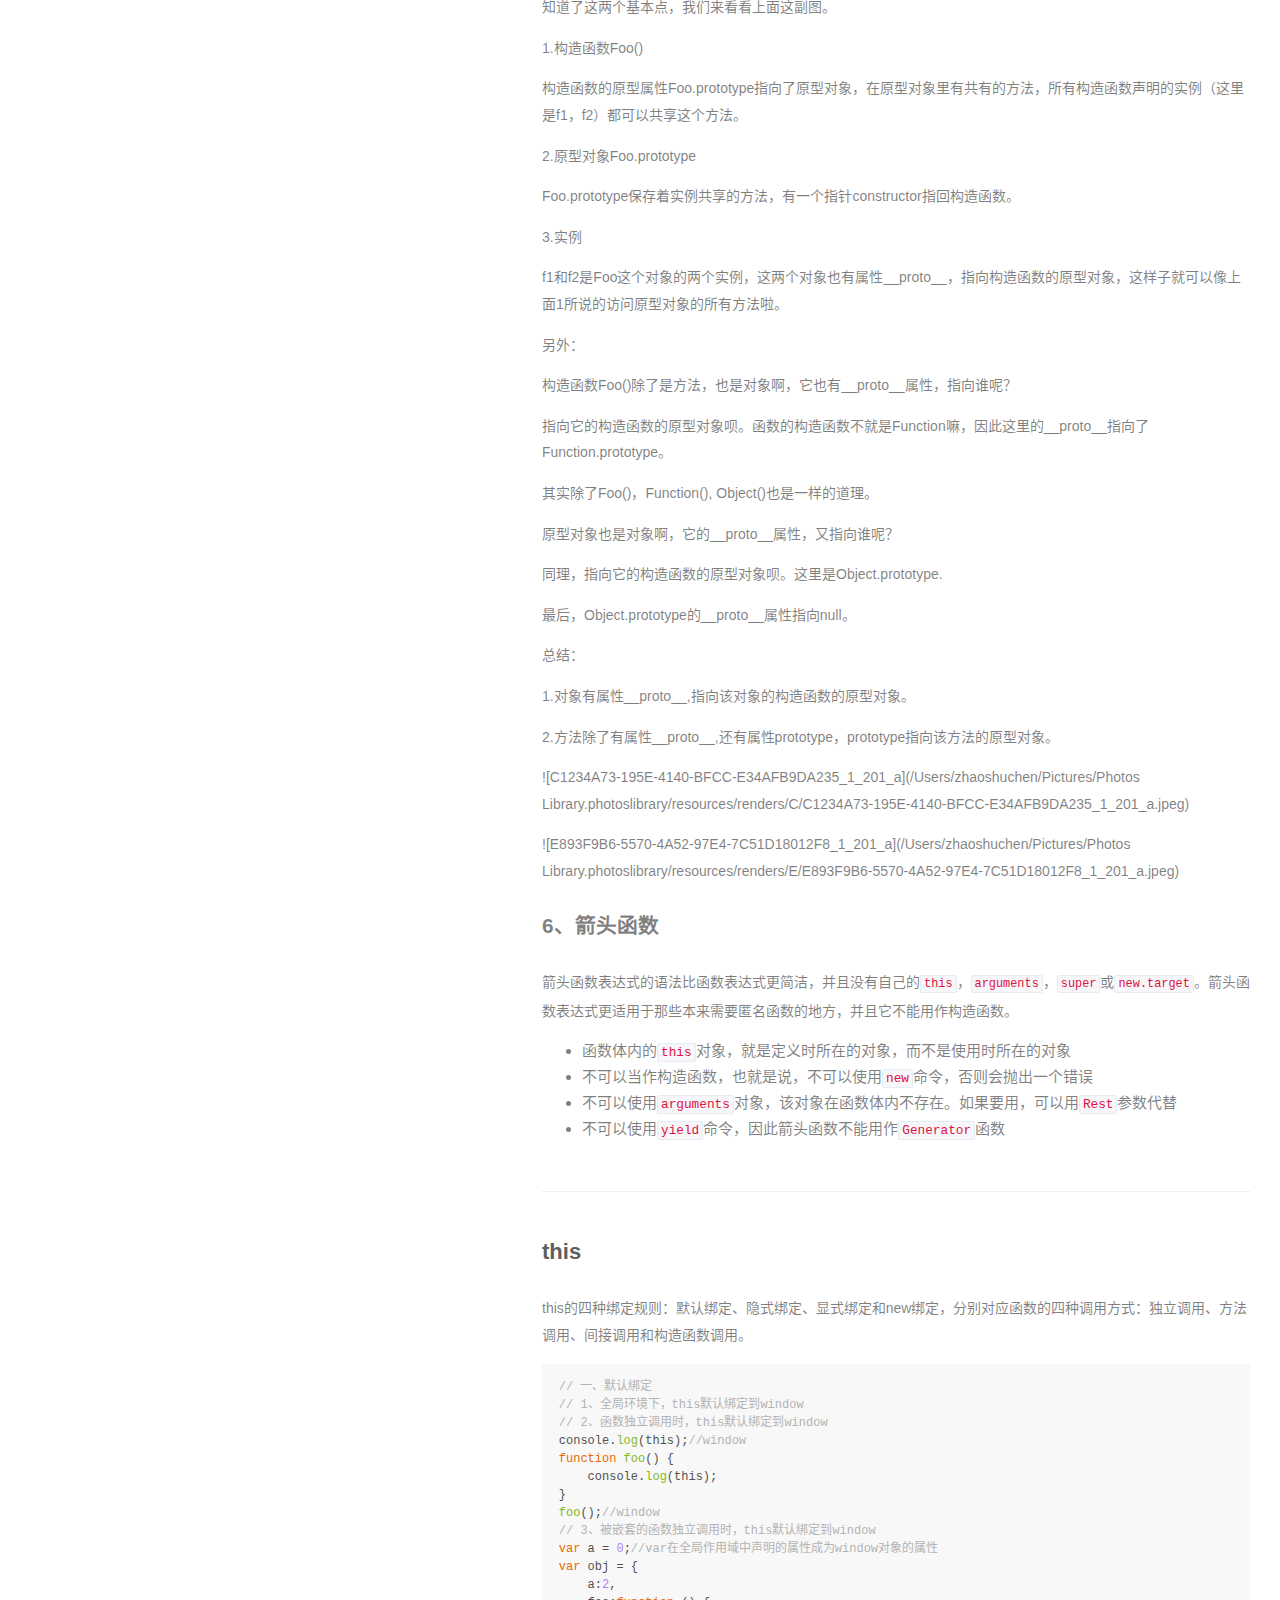
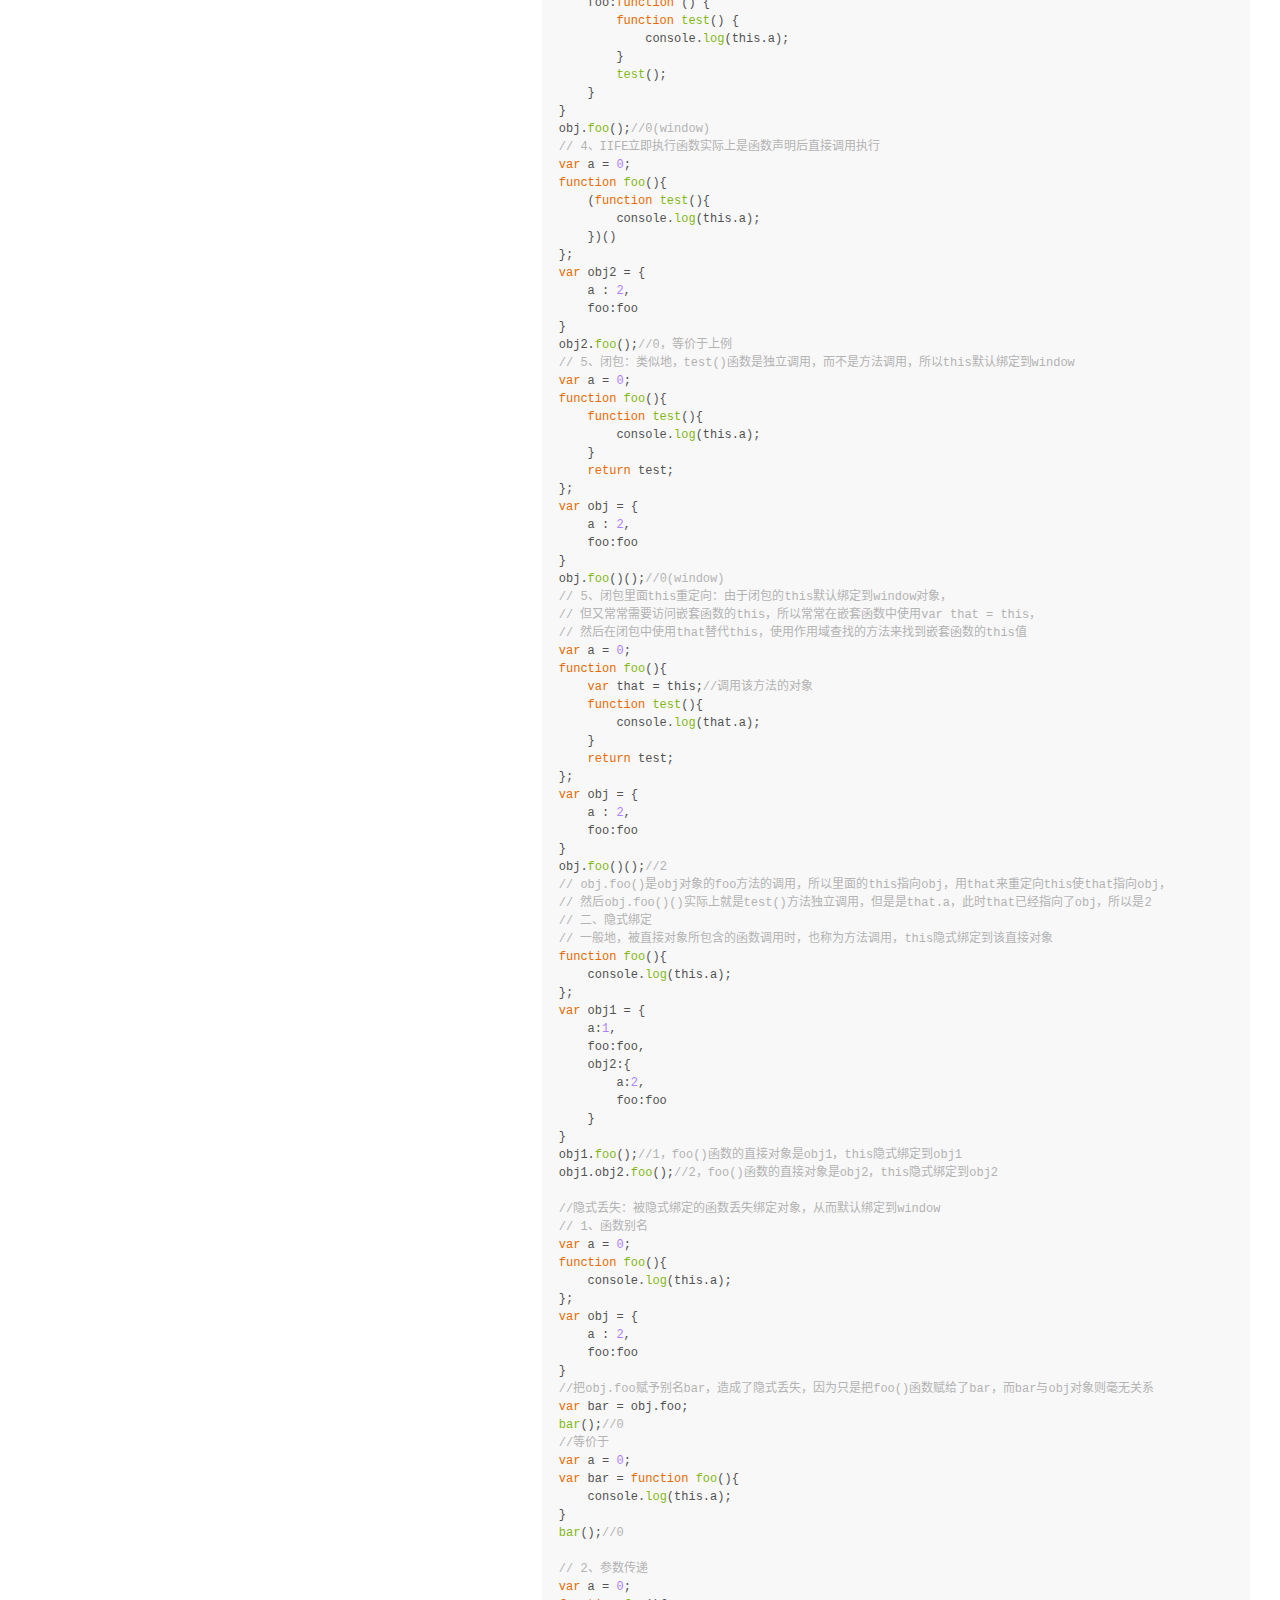
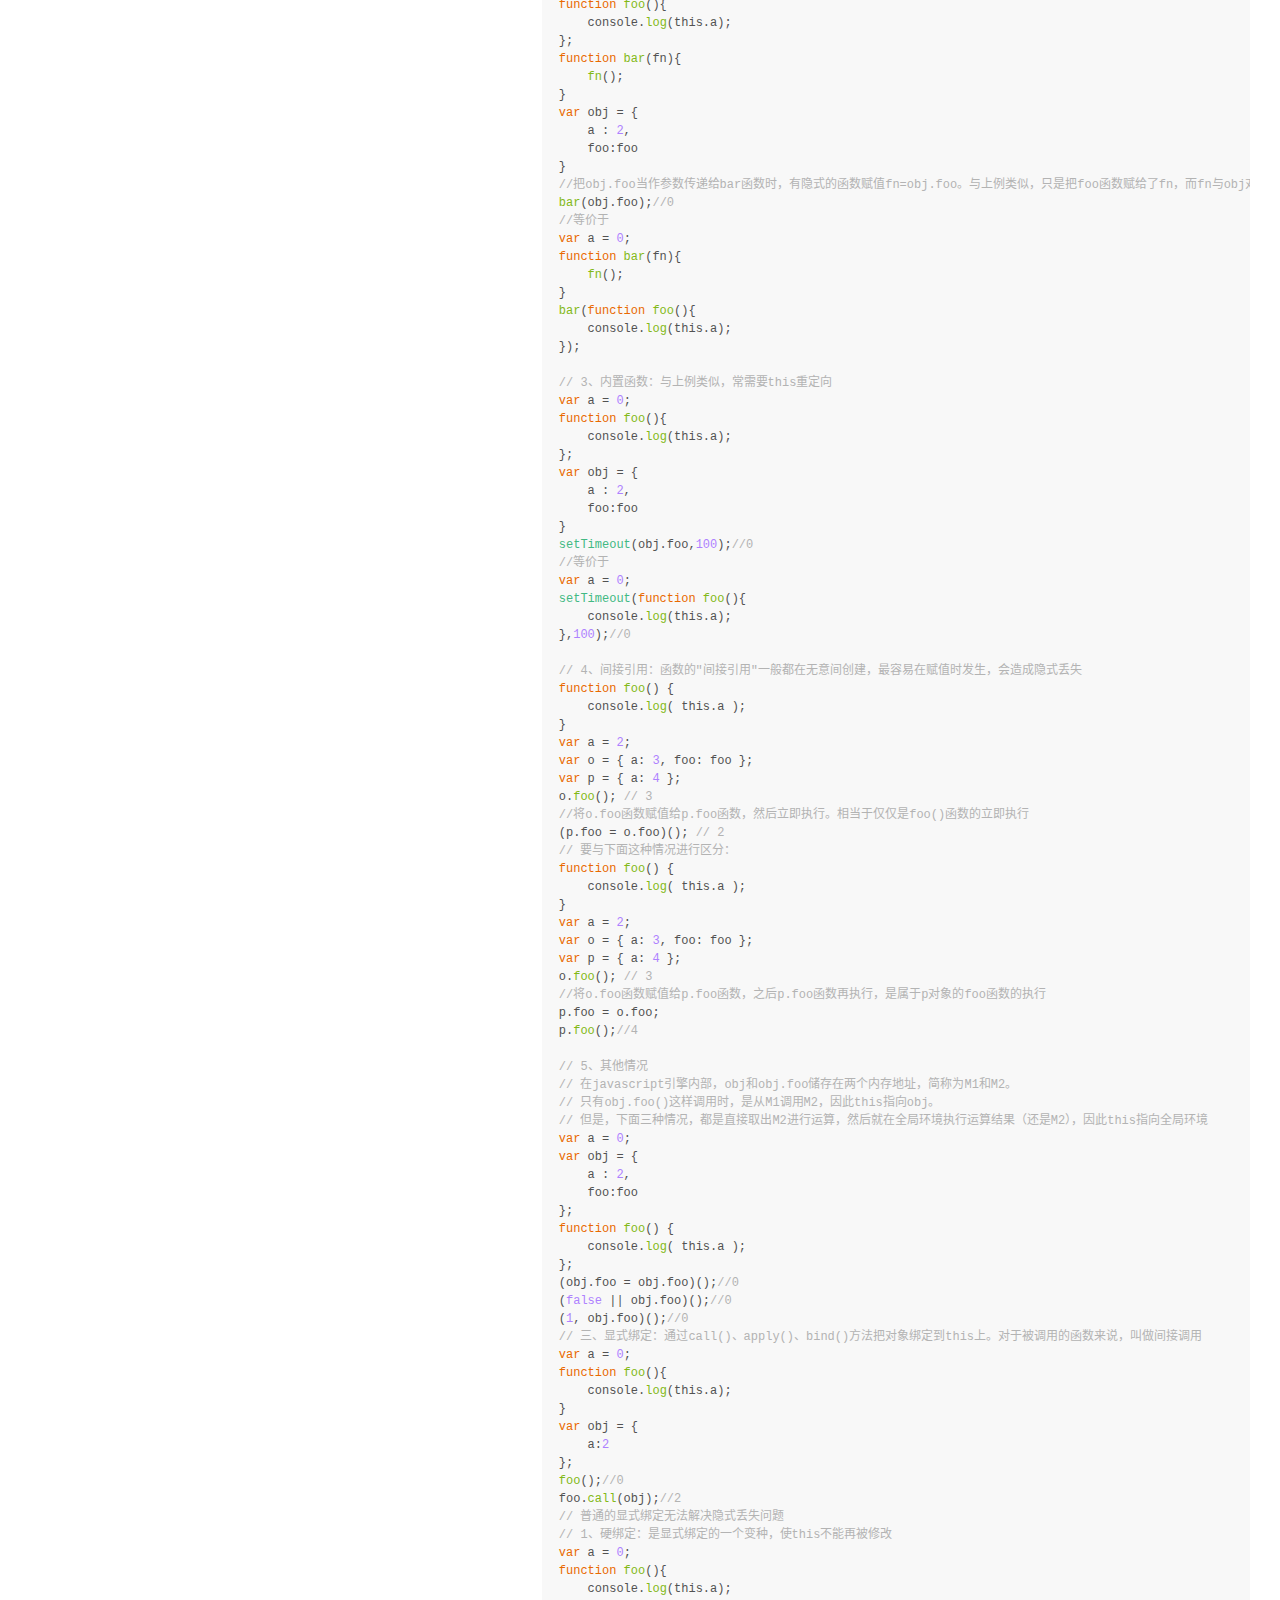
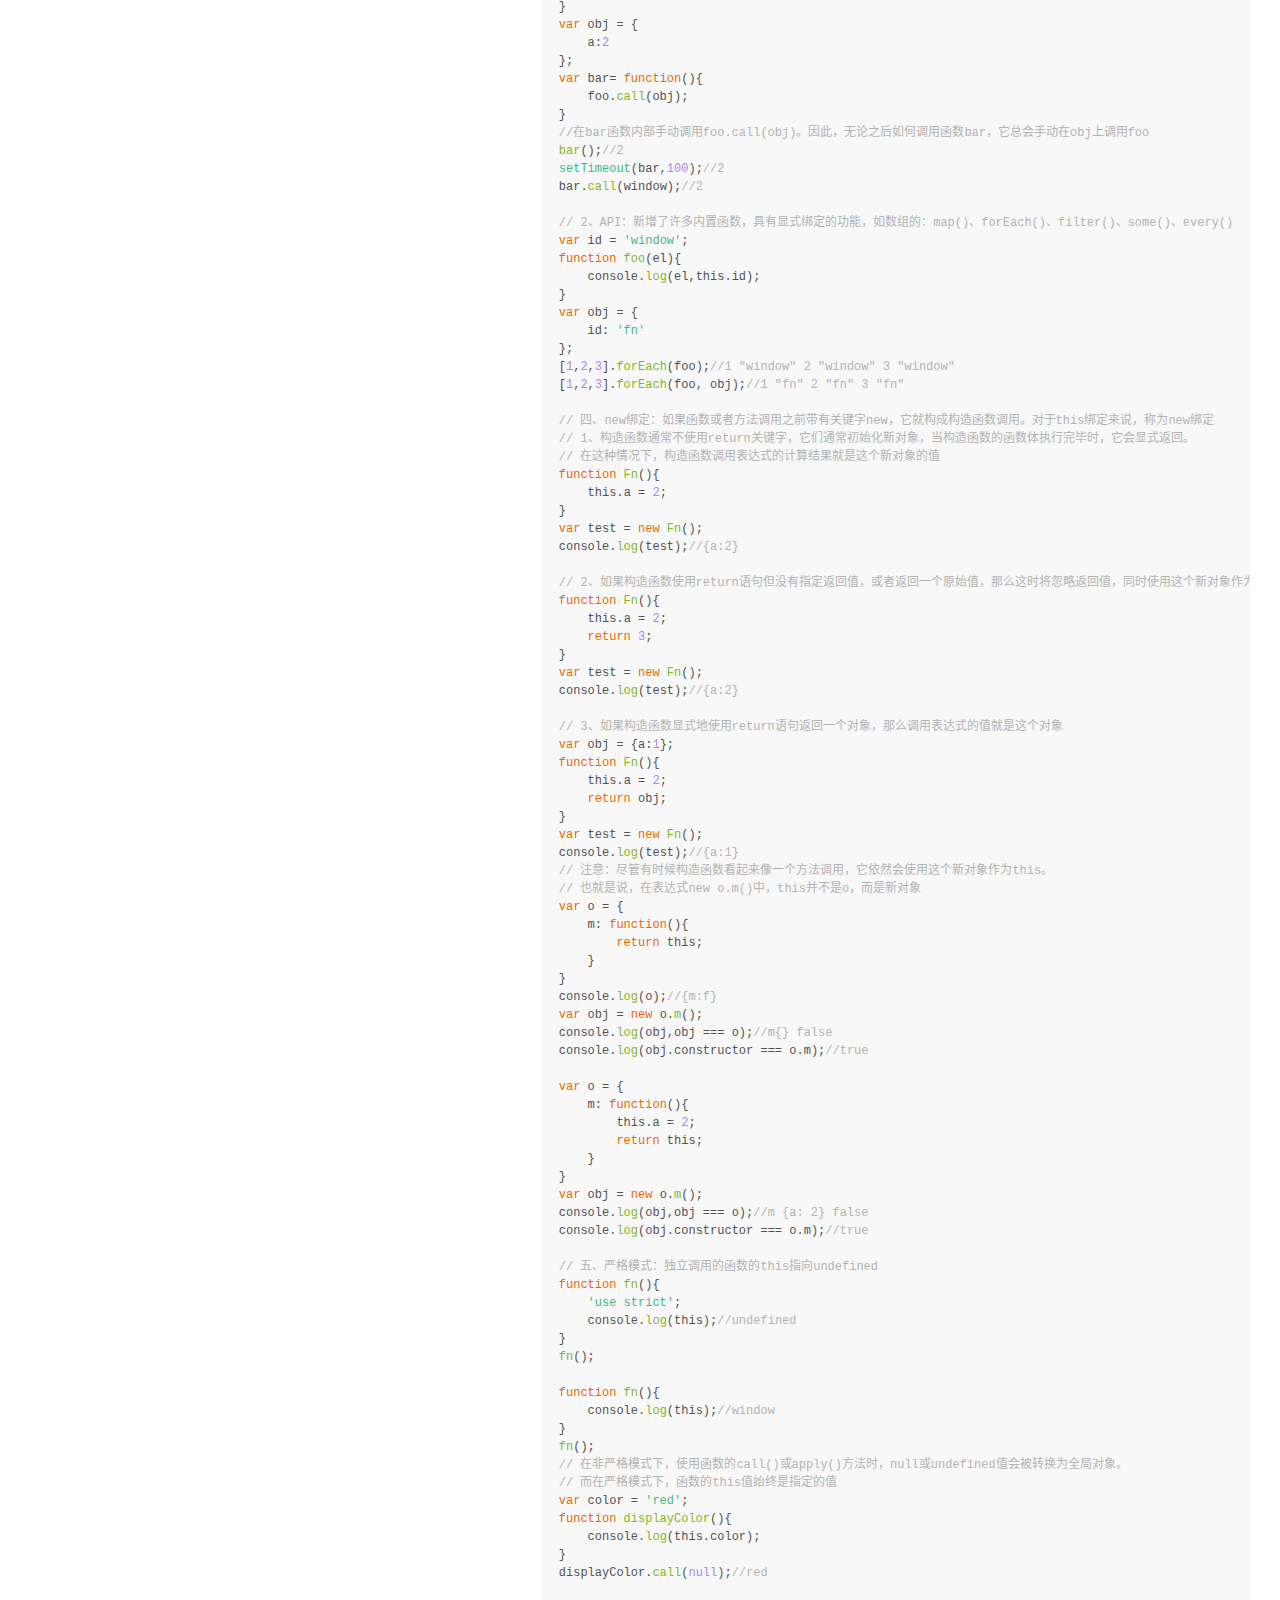
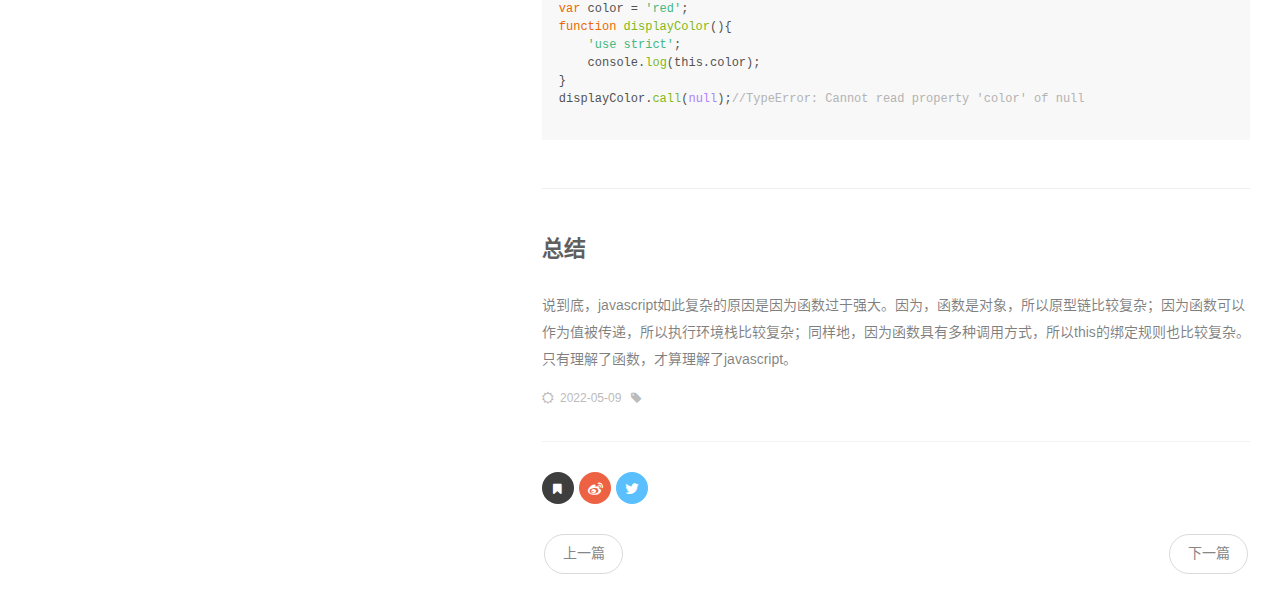
<file: 2022/05/09/JS中this指向等一系列问题/index.html>
<!DOCTYPE html><html lang="zh-CN"><head><meta charset="utf-8"><meta name="X-UA-Compatible" content="IE=edge"><meta name="author" content="zhaoshuchen,zhao_shuchen@qq.com"><title>JS中this指向等一系列问题 · Zhaoshuchen</title><meta name="description" content="前言最近在学Vue，其中Vue2的组件间数据传输用到大量的this，一会指向vm(Vue实例对象)，一会指向vc(组件实例对象)，令人非常头疼。故在此复习一下JS基础知识。

前置知识1、var&amp;#x2F;let&amp;#x2F;const区别



重复定义
修改值
声明提升
块级作用域
循环变量


"><meta name="keywords" content="Hexo,HTML,CSS,android,Linux"><meta content="width=device-width, initial-scale=1.0, maximum-scale=1.0, user-scalable=0" name="viewport"><meta content="yes" name="apple-mobile-web-app-capable"><meta content="black" name="apple-mobile-web-app-status-bar-style"><meta content="telephone=no" name="format-detection"><meta name="renderer" content="webkit"><link rel="short icon" href="/images/favicon.png" type="image/x-icon"><link rel="stylesheet" href="/css/style.css"><link rel="stylesheet" href="/css/blog_basic.css"><link rel="stylesheet" href="/css/font-awesome.min.css"><link rel="alternate" type="application/atom+xml" title="ATOM 1.0" href="/atom.xml"><meta name="generator" content="Hexo 6.1.0"></head><body><div class="sidebar animated fadeInDown"><div class="logo-title"><div class="title"><img src="/images/logo@2x.png" style="width:127px;"><h3 title=""><a href="/">Zhaoshuchen</a></h3><div class="description"><p>好好学习，天天写代码</p></div></div></div><ul class="social-links"><li><a target="_blank" rel="noopener" href="http://instagram.com/pika.zsc"><i class="fa fa-instagram"></i></a></li><li><a target="_blank" rel="noopener" href="http://weibo.com/u/5475728967"><i class="fa fa-weibo"></i></a></li><li><a target="_blank" rel="noopener" href="http://github.com/shuchenzhao"><i class="fa fa-github"></i></a></li></ul><div class="footer"><a target="_blank" href="/"><span>Theme by </span></a><a target="_blank" rel="noopener" href="https://www.caicai.me"> CaiCai </a><span>&</span><a target="_blank" rel="noopener" href="https://github.com/Ben02/hexo-theme-Anatole"> Ben</a><div class="by_farbox"><a href="https://hexo.io/zh-cn/" target="_blank">Proudly published with Hexo&#65281;</a></div></div></div><div class="main"><div class="page-top animated fadeInDown"><div class="nav"><li><a href="/">首页</a></li><li><a href="/about">关于</a></li><li><a href="/archives">归档</a></li><li><a href="/links">友链</a></li></div><div class="information"><div class="back_btn"><li><a class="fa fa-chevron-left" onclick="window.history.go(-1)"> </a></li></div><div class="avatar"><img src="/images/favicon.png"></div></div></div><div class="autopagerize_page_element"><div class="content"><div class="post-page"><div class="post animated fadeInDown"><div class="post-title"><h3><a>JS中this指向等一系列问题</a></h3></div><div class="post-content"><h3 id="前言"><a href="#前言" class="headerlink" title="前言"></a>前言</h3><p>最近在学Vue，其中Vue2的组件间数据传输用到大量的this，一会指向vm(Vue实例对象)，一会指向vc(组件实例对象)，令人非常头疼。故在此复习一下JS基础知识。</p>
<hr>
<h3 id="前置知识"><a href="#前置知识" class="headerlink" title="前置知识"></a>前置知识</h3><h5 id="1、var-x2F-let-x2F-const区别"><a href="#1、var-x2F-let-x2F-const区别" class="headerlink" title="1、var&#x2F;let&#x2F;const区别"></a>1、var&#x2F;let&#x2F;const区别</h5><table>
<thead>
<tr>
<th></th>
<th>重复定义</th>
<th>修改值</th>
<th>声明提升</th>
<th>块级作用域</th>
<th>循环变量</th>
</tr>
</thead>
<tbody><tr>
<td>var</td>
<td>✅</td>
<td>✅</td>
<td>✅</td>
<td>❌（除function）</td>
<td>✅</td>
</tr>
<tr>
<td>let</td>
<td>✅</td>
<td>✅</td>
<td>❌</td>
<td>✅</td>
<td>✅</td>
</tr>
<tr>
<td>Const</td>
<td>❌</td>
<td>❌（除数组和对象）</td>
<td>❌</td>
<td>✅</td>
<td>❌</td>
</tr>
</tbody></table>
<h5 id="2、立即执行函数IIFE"><a href="#2、立即执行函数IIFE" class="headerlink" title="2、立即执行函数IIFE"></a>2、立即执行函数IIFE</h5><figure class="highlight javascript"><table><tr><td class="gutter"><pre><span class="line">1</span><br><span class="line">2</span><br><span class="line">3</span><br></pre></td><td class="code"><pre><span class="line">(<span class="keyword">function</span> (<span class="params"></span>) &#123;</span><br><span class="line">    statements</span><br><span class="line">&#125;)();</span><br></pre></td></tr></table></figure>

<p>这是一个被称为 自执行匿名函数的设计模式，主要包含两部分。第一部分是包围在<code>()</code>里的一个匿名函数，这个匿名函数拥有独立的词法作用域。这不仅避免了外界访问此 IIFE 中的变量，而且又不会污染全局作用域。</p>
<p>第二部分再一次使用 <code>()</code> 创建了一个立即执行函数表达式，JavaScript 引擎到此将直接执行函数。</p>
<p>当函数变成立即执行的函数表达式时，表达式中的变量不能从外部访问。</p>
<figure class="highlight javascript"><table><tr><td class="gutter"><pre><span class="line">1</span><br><span class="line">2</span><br><span class="line">3</span><br><span class="line">4</span><br><span class="line">5</span><br></pre></td><td class="code"><pre><span class="line">(<span class="keyword">function</span> (<span class="params"></span>) &#123;</span><br><span class="line">    <span class="keyword">var</span> name = <span class="string">&quot;Barry&quot;</span>;</span><br><span class="line">&#125;)();</span><br><span class="line"><span class="comment">// 无法从外部访问变量 name</span></span><br><span class="line">name <span class="comment">// 抛出错误：&quot;Uncaught ReferenceError: name is not defined&quot;</span></span><br></pre></td></tr></table></figure>

<p>将 IIFE 分配给一个变量，不是存储 IIFE 本身，而是存储 IIFE 执行后返回的结果。</p>
<figure class="highlight javascript"><table><tr><td class="gutter"><pre><span class="line">1</span><br><span class="line">2</span><br><span class="line">3</span><br><span class="line">4</span><br><span class="line">5</span><br><span class="line">6</span><br></pre></td><td class="code"><pre><span class="line"><span class="keyword">var</span> result = (<span class="keyword">function</span> (<span class="params"></span>) &#123;</span><br><span class="line">    <span class="keyword">var</span> name = <span class="string">&quot;Barry&quot;</span>;</span><br><span class="line">    <span class="keyword">return</span> name;</span><br><span class="line">&#125;)();</span><br><span class="line"><span class="comment">// IIFE 执行后返回的结果：</span></span><br><span class="line">result; <span class="comment">// &quot;Barry&quot;</span></span><br></pre></td></tr></table></figure>

<h5 id="3、call-x2F-apply-x2F-bind"><a href="#3、call-x2F-apply-x2F-bind" class="headerlink" title="3、call&#x2F;apply&#x2F;bind"></a>3、call&#x2F;apply&#x2F;bind</h5><p><strong><code>call()</code></strong> 方法使用一个指定的 <code>this</code> 值和单独给出的一个或多个参数来调用一个函数。</p>
<p>该方法的语法和作用与 <code>apply()</code> 方法类似，只有一个区别，就是 <code>call()</code> 方法接受的是一个参数列表，而 <code>apply()</code> 方法接受的是一个包含多个参数的数组。</p>
<figure class="highlight javascript"><table><tr><td class="gutter"><pre><span class="line">1</span><br></pre></td><td class="code"><pre><span class="line"><span class="keyword">function</span>.<span class="title function_">call</span>(thisArg, arg1, arg2, ...)</span><br></pre></td></tr></table></figure>

<ul>
<li><code>thisArg</code>可选的。在 <em><code>function</code></em> 函数运行时使用的 <code>this</code> 值。请注意，<code>this</code>可能不是该方法看到的实际值：如果这个函数处于非严格模式下，则指定为 <code>null</code> 或 <code>undefined</code> 时会自动替换为指向全局对象，原始值会被包装。</li>
<li><code>arg1, arg2, ...</code>指定的参数列表。</li>
<li>返回值：使用调用者提供的 <code>this</code> 值和参数调用该函数的返回值。若该方法没有返回值，则返回 <code>undefined</code>。</li>
</ul>
<p><strong><code>apply()</code></strong> 方法调用一个具有给定<code>this</code>值的函数，以及以一个数组（或类数组对象）的形式提供的参数。</p>
<figure class="highlight javascript"><table><tr><td class="gutter"><pre><span class="line">1</span><br></pre></td><td class="code"><pre><span class="line">func.<span class="title function_">apply</span>(thisArg, [argsArray])</span><br></pre></td></tr></table></figure>

<ul>
<li><code>thisArg</code>必选的。在 <em><code>func</code></em> 函数运行时使用的 <code>this</code> 值。请注意，<code>this</code>可能不是该方法看到的实际值：如果这个函数处于非严格模式下，则指定为 <code>null</code> 或 <code>undefined</code> 时会自动替换为指向全局对象，原始值会被包装。</li>
<li><code>argsArray</code>可选的。一个数组或者类数组对象，其中的数组元素将作为单独的参数传给 <code>func</code> 函数。如果该参数的值为 <code>null</code>或 <code>undefined</code>，则表示不需要传入任何参数。从ECMAScript 5 开始可以使用类数组对象。</li>
<li>返回值：调用有指定<code>this</code>值和参数的函数的结果。</li>
</ul>
<p>**<code>bind()</code> **方法创建一个新的函数，在 <code>bind()</code> 被调用时，这个新函数的 <code>this</code> 被指定为 <code>bind()</code> 的第一个参数，而其余参数将作为新函数的参数，供调用时使用。</p>
<figure class="highlight javascript"><table><tr><td class="gutter"><pre><span class="line">1</span><br></pre></td><td class="code"><pre><span class="line"><span class="keyword">function</span>.<span class="title function_">bind</span>(thisArg[, arg1[, arg2[, ...]]])</span><br></pre></td></tr></table></figure>

<ul>
<li><code>thisArg</code>调用绑定函数时作为 <code>this</code> 参数传递给目标函数的值。 如果使用<code>new</code>运算符构造绑定函数，则忽略该值。当使用 <code>bind</code> 在 <code>setTimeout</code> 中创建一个函数（作为回调提供）时，作为 <code>thisArg</code> 传递的任何原始值都将转换为 <code>object</code>。如果 <code>bind</code> 函数的参数列表为空，或者<code>thisArg</code>是<code>null</code>或<code>undefined</code>，执行作用域的 <code>this</code> 将被视为新函数的 <code>thisArg</code>。</li>
<li><code>arg1, arg2, ...</code>当目标函数被调用时，被预置入绑定函数的参数列表中的参数。</li>
<li>返回值：返回一个原函数的拷贝，并拥有指定的 <code>this</code> 值和初始参数。</li>
</ul>
<h5 id="4、forEach"><a href="#4、forEach" class="headerlink" title="4、forEach"></a>4、forEach</h5><p>按升序为数组中含有效值的每一项执行一次 <code>callback</code> 函数，那些已删除或者未初始化的项将被跳过（例如在稀疏数组上）。</p>
<figure class="highlight javascript"><table><tr><td class="gutter"><pre><span class="line">1</span><br></pre></td><td class="code"><pre><span class="line">arr.<span class="title function_">forEach</span>(<span class="title function_">callback</span>(currentValue [, index [, array]])[, thisArg])</span><br></pre></td></tr></table></figure>

<p><code>callback</code>为数组中每个元素执行的函数，该函数接收一至三个参数：</p>
<ul>
<li><p><code>currentValue</code></p>
<p>数组中正在处理的当前元素。</p>
</li>
<li><p><code>index</code> 可选</p>
<p>数组中正在处理的当前元素的索引。</p>
</li>
<li><p><code>array</code> 可选</p>
<p><code>forEach()</code> 方法正在操作的数组。</p>
</li>
</ul>
<p><code>thisArg</code> 可选参数。当执行回调函数 <code>callback</code> 时，用作 <code>this</code> 的值。</p>
<h5 id="5、原型链"><a href="#5、原型链" class="headerlink" title="5、原型链"></a>5、原型链</h5><p>![image-20220509120245254](&#x2F;Users&#x2F;zhaoshuchen&#x2F;Library&#x2F;Application Support&#x2F;typora-user-images&#x2F;image-20220509120245254.png)</p>
<p>首先，要明确几个点：</p>
<p>1.在JS里，万物皆对象。方法（Function）是对象，方法的原型(Function.prototype)是对象。因此，它们都会具有对象共有的特点。</p>
<p>即：对象具有属性__proto__，可称为隐式原型，一个对象的隐式原型指向构造该对象的构造函数的原型，这也保证了实例能够访问在构造函数原型中定义的属性和方法。</p>
<p>2.方法(Function)</p>
<p>方法这个特殊的对象，除了和其他对象一样有上述_proto_属性之外，还有自己特有的属性——原型属性（prototype），这个属性是一个指针，指向一个对象，这个对象的用途就是包含所有实例共享的属性和方法（我们把这个对象叫做原型对象）。原型对象也有一个属性，叫做constructor，这个属性包含了一个指针，指回原构造函数。</p>
<p>知道了这两个基本点，我们来看看上面这副图。</p>
<p>1.构造函数Foo()</p>
<p>构造函数的原型属性Foo.prototype指向了原型对象，在原型对象里有共有的方法，所有构造函数声明的实例（这里是f1，f2）都可以共享这个方法。</p>
<p>2.原型对象Foo.prototype</p>
<p>Foo.prototype保存着实例共享的方法，有一个指针constructor指回构造函数。</p>
<p>3.实例</p>
<p>f1和f2是Foo这个对象的两个实例，这两个对象也有属性__proto__，指向构造函数的原型对象，这样子就可以像上面1所说的访问原型对象的所有方法啦。</p>
<p>另外：</p>
<p>构造函数Foo()除了是方法，也是对象啊，它也有__proto__属性，指向谁呢？</p>
<p>指向它的构造函数的原型对象呗。函数的构造函数不就是Function嘛，因此这里的__proto__指向了Function.prototype。</p>
<p>其实除了Foo()，Function(), Object()也是一样的道理。</p>
<p>原型对象也是对象啊，它的__proto__属性，又指向谁呢？</p>
<p>同理，指向它的构造函数的原型对象呗。这里是Object.prototype.</p>
<p>最后，Object.prototype的__proto__属性指向null。</p>
<p>总结：</p>
<p>1.对象有属性__proto__,指向该对象的构造函数的原型对象。</p>
<p>2.方法除了有属性__proto__,还有属性prototype，prototype指向该方法的原型对象。</p>
<p>![C1234A73-195E-4140-BFCC-E34AFB9DA235_1_201_a](&#x2F;Users&#x2F;zhaoshuchen&#x2F;Pictures&#x2F;Photos Library.photoslibrary&#x2F;resources&#x2F;renders&#x2F;C&#x2F;C1234A73-195E-4140-BFCC-E34AFB9DA235_1_201_a.jpeg)</p>
<p>![E893F9B6-5570-4A52-97E4-7C51D18012F8_1_201_a](&#x2F;Users&#x2F;zhaoshuchen&#x2F;Pictures&#x2F;Photos Library.photoslibrary&#x2F;resources&#x2F;renders&#x2F;E&#x2F;E893F9B6-5570-4A52-97E4-7C51D18012F8_1_201_a.jpeg)</p>
<h5 id="6、箭头函数"><a href="#6、箭头函数" class="headerlink" title="6、箭头函数"></a>6、箭头函数</h5><p>箭头函数表达式的语法比函数表达式更简洁，并且没有自己的<code>this</code>，<code>arguments</code>，<code>super</code>或<code>new.target</code>。箭头函数表达式更适用于那些本来需要匿名函数的地方，并且它不能用作构造函数。</p>
<ul>
<li>函数体内的<code>this</code>对象，就是定义时所在的对象，而不是使用时所在的对象</li>
<li>不可以当作构造函数，也就是说，不可以使用<code>new</code>命令，否则会抛出一个错误</li>
<li>不可以使用<code>arguments</code>对象，该对象在函数体内不存在。如果要用，可以用<code>Rest</code>参数代替</li>
<li>不可以使用<code>yield</code>命令，因此箭头函数不能用作<code>Generator</code>函数</li>
</ul>
<hr>
<h3 id="this"><a href="#this" class="headerlink" title="this"></a>this</h3><p>this的四种绑定规则：默认绑定、隐式绑定、显式绑定和new绑定，分别对应函数的四种调用方式：独立调用、方法调用、间接调用和构造函数调用。</p>
<figure class="highlight javascript"><table><tr><td class="gutter"><pre><span class="line">1</span><br><span class="line">2</span><br><span class="line">3</span><br><span class="line">4</span><br><span class="line">5</span><br><span class="line">6</span><br><span class="line">7</span><br><span class="line">8</span><br><span class="line">9</span><br><span class="line">10</span><br><span class="line">11</span><br><span class="line">12</span><br><span class="line">13</span><br><span class="line">14</span><br><span class="line">15</span><br><span class="line">16</span><br><span class="line">17</span><br><span class="line">18</span><br><span class="line">19</span><br><span class="line">20</span><br><span class="line">21</span><br><span class="line">22</span><br><span class="line">23</span><br><span class="line">24</span><br><span class="line">25</span><br><span class="line">26</span><br><span class="line">27</span><br><span class="line">28</span><br><span class="line">29</span><br><span class="line">30</span><br><span class="line">31</span><br><span class="line">32</span><br><span class="line">33</span><br><span class="line">34</span><br><span class="line">35</span><br><span class="line">36</span><br><span class="line">37</span><br><span class="line">38</span><br><span class="line">39</span><br><span class="line">40</span><br><span class="line">41</span><br><span class="line">42</span><br><span class="line">43</span><br><span class="line">44</span><br><span class="line">45</span><br><span class="line">46</span><br><span class="line">47</span><br><span class="line">48</span><br><span class="line">49</span><br><span class="line">50</span><br><span class="line">51</span><br><span class="line">52</span><br><span class="line">53</span><br><span class="line">54</span><br><span class="line">55</span><br><span class="line">56</span><br><span class="line">57</span><br><span class="line">58</span><br><span class="line">59</span><br><span class="line">60</span><br><span class="line">61</span><br><span class="line">62</span><br><span class="line">63</span><br><span class="line">64</span><br><span class="line">65</span><br><span class="line">66</span><br><span class="line">67</span><br><span class="line">68</span><br><span class="line">69</span><br><span class="line">70</span><br><span class="line">71</span><br><span class="line">72</span><br><span class="line">73</span><br><span class="line">74</span><br><span class="line">75</span><br><span class="line">76</span><br><span class="line">77</span><br><span class="line">78</span><br><span class="line">79</span><br><span class="line">80</span><br><span class="line">81</span><br><span class="line">82</span><br><span class="line">83</span><br><span class="line">84</span><br><span class="line">85</span><br><span class="line">86</span><br><span class="line">87</span><br><span class="line">88</span><br><span class="line">89</span><br><span class="line">90</span><br><span class="line">91</span><br><span class="line">92</span><br><span class="line">93</span><br><span class="line">94</span><br><span class="line">95</span><br><span class="line">96</span><br><span class="line">97</span><br><span class="line">98</span><br><span class="line">99</span><br><span class="line">100</span><br><span class="line">101</span><br><span class="line">102</span><br><span class="line">103</span><br><span class="line">104</span><br><span class="line">105</span><br><span class="line">106</span><br><span class="line">107</span><br><span class="line">108</span><br><span class="line">109</span><br><span class="line">110</span><br><span class="line">111</span><br><span class="line">112</span><br><span class="line">113</span><br><span class="line">114</span><br><span class="line">115</span><br><span class="line">116</span><br><span class="line">117</span><br><span class="line">118</span><br><span class="line">119</span><br><span class="line">120</span><br><span class="line">121</span><br><span class="line">122</span><br><span class="line">123</span><br><span class="line">124</span><br><span class="line">125</span><br><span class="line">126</span><br><span class="line">127</span><br><span class="line">128</span><br><span class="line">129</span><br><span class="line">130</span><br><span class="line">131</span><br><span class="line">132</span><br><span class="line">133</span><br><span class="line">134</span><br><span class="line">135</span><br><span class="line">136</span><br><span class="line">137</span><br><span class="line">138</span><br><span class="line">139</span><br><span class="line">140</span><br><span class="line">141</span><br><span class="line">142</span><br><span class="line">143</span><br><span class="line">144</span><br><span class="line">145</span><br><span class="line">146</span><br><span class="line">147</span><br><span class="line">148</span><br><span class="line">149</span><br><span class="line">150</span><br><span class="line">151</span><br><span class="line">152</span><br><span class="line">153</span><br><span class="line">154</span><br><span class="line">155</span><br><span class="line">156</span><br><span class="line">157</span><br><span class="line">158</span><br><span class="line">159</span><br><span class="line">160</span><br><span class="line">161</span><br><span class="line">162</span><br><span class="line">163</span><br><span class="line">164</span><br><span class="line">165</span><br><span class="line">166</span><br><span class="line">167</span><br><span class="line">168</span><br><span class="line">169</span><br><span class="line">170</span><br><span class="line">171</span><br><span class="line">172</span><br><span class="line">173</span><br><span class="line">174</span><br><span class="line">175</span><br><span class="line">176</span><br><span class="line">177</span><br><span class="line">178</span><br><span class="line">179</span><br><span class="line">180</span><br><span class="line">181</span><br><span class="line">182</span><br><span class="line">183</span><br><span class="line">184</span><br><span class="line">185</span><br><span class="line">186</span><br><span class="line">187</span><br><span class="line">188</span><br><span class="line">189</span><br><span class="line">190</span><br><span class="line">191</span><br><span class="line">192</span><br><span class="line">193</span><br><span class="line">194</span><br><span class="line">195</span><br><span class="line">196</span><br><span class="line">197</span><br><span class="line">198</span><br><span class="line">199</span><br><span class="line">200</span><br><span class="line">201</span><br><span class="line">202</span><br><span class="line">203</span><br><span class="line">204</span><br><span class="line">205</span><br><span class="line">206</span><br><span class="line">207</span><br><span class="line">208</span><br><span class="line">209</span><br><span class="line">210</span><br><span class="line">211</span><br><span class="line">212</span><br><span class="line">213</span><br><span class="line">214</span><br><span class="line">215</span><br><span class="line">216</span><br><span class="line">217</span><br><span class="line">218</span><br><span class="line">219</span><br><span class="line">220</span><br><span class="line">221</span><br><span class="line">222</span><br><span class="line">223</span><br><span class="line">224</span><br><span class="line">225</span><br><span class="line">226</span><br><span class="line">227</span><br><span class="line">228</span><br><span class="line">229</span><br><span class="line">230</span><br><span class="line">231</span><br><span class="line">232</span><br><span class="line">233</span><br><span class="line">234</span><br><span class="line">235</span><br><span class="line">236</span><br><span class="line">237</span><br><span class="line">238</span><br><span class="line">239</span><br><span class="line">240</span><br><span class="line">241</span><br><span class="line">242</span><br><span class="line">243</span><br><span class="line">244</span><br><span class="line">245</span><br><span class="line">246</span><br><span class="line">247</span><br><span class="line">248</span><br><span class="line">249</span><br><span class="line">250</span><br><span class="line">251</span><br><span class="line">252</span><br><span class="line">253</span><br><span class="line">254</span><br><span class="line">255</span><br><span class="line">256</span><br><span class="line">257</span><br><span class="line">258</span><br><span class="line">259</span><br><span class="line">260</span><br><span class="line">261</span><br><span class="line">262</span><br><span class="line">263</span><br><span class="line">264</span><br><span class="line">265</span><br><span class="line">266</span><br><span class="line">267</span><br><span class="line">268</span><br><span class="line">269</span><br><span class="line">270</span><br><span class="line">271</span><br><span class="line">272</span><br><span class="line">273</span><br><span class="line">274</span><br><span class="line">275</span><br><span class="line">276</span><br><span class="line">277</span><br><span class="line">278</span><br><span class="line">279</span><br><span class="line">280</span><br><span class="line">281</span><br><span class="line">282</span><br><span class="line">283</span><br><span class="line">284</span><br><span class="line">285</span><br><span class="line">286</span><br></pre></td><td class="code"><pre><span class="line"><span class="comment">// 一、默认绑定</span></span><br><span class="line"><span class="comment">// 1、全局环境下，this默认绑定到window</span></span><br><span class="line"><span class="comment">// 2、函数独立调用时，this默认绑定到window</span></span><br><span class="line"><span class="variable language_">console</span>.<span class="title function_">log</span>(<span class="variable language_">this</span>);<span class="comment">//window</span></span><br><span class="line"><span class="keyword">function</span> <span class="title function_">foo</span>(<span class="params"></span>) &#123;</span><br><span class="line">    <span class="variable language_">console</span>.<span class="title function_">log</span>(<span class="variable language_">this</span>);</span><br><span class="line">&#125;</span><br><span class="line"><span class="title function_">foo</span>();<span class="comment">//window</span></span><br><span class="line"><span class="comment">// 3、被嵌套的函数独立调用时，this默认绑定到window</span></span><br><span class="line"><span class="keyword">var</span> a = <span class="number">0</span>;<span class="comment">//var在全局作用域中声明的属性成为window对象的属性</span></span><br><span class="line"><span class="keyword">var</span> obj = &#123;</span><br><span class="line">    <span class="attr">a</span>:<span class="number">2</span>,</span><br><span class="line">    <span class="attr">foo</span>:<span class="keyword">function</span> (<span class="params"></span>) &#123;</span><br><span class="line">        <span class="keyword">function</span> <span class="title function_">test</span>(<span class="params"></span>) &#123;</span><br><span class="line">            <span class="variable language_">console</span>.<span class="title function_">log</span>(<span class="variable language_">this</span>.<span class="property">a</span>);</span><br><span class="line">        &#125;</span><br><span class="line">        <span class="title function_">test</span>();</span><br><span class="line">    &#125;</span><br><span class="line">&#125;</span><br><span class="line">obj.<span class="title function_">foo</span>();<span class="comment">//0(window)</span></span><br><span class="line"><span class="comment">// 4、IIFE立即执行函数实际上是函数声明后直接调用执行</span></span><br><span class="line"><span class="keyword">var</span> a = <span class="number">0</span>;</span><br><span class="line"><span class="keyword">function</span> <span class="title function_">foo</span>(<span class="params"></span>)&#123;</span><br><span class="line">    (<span class="keyword">function</span> <span class="title function_">test</span>(<span class="params"></span>)&#123;</span><br><span class="line">        <span class="variable language_">console</span>.<span class="title function_">log</span>(<span class="variable language_">this</span>.<span class="property">a</span>);</span><br><span class="line">    &#125;)()</span><br><span class="line">&#125;;</span><br><span class="line"><span class="keyword">var</span> obj2 = &#123;</span><br><span class="line">    a : <span class="number">2</span>,</span><br><span class="line">    <span class="attr">foo</span>:foo</span><br><span class="line">&#125;</span><br><span class="line">obj2.<span class="title function_">foo</span>();<span class="comment">//0，等价于上例</span></span><br><span class="line"><span class="comment">// 5、闭包：类似地，test()函数是独立调用，而不是方法调用，所以this默认绑定到window</span></span><br><span class="line"><span class="keyword">var</span> a = <span class="number">0</span>;</span><br><span class="line"><span class="keyword">function</span> <span class="title function_">foo</span>(<span class="params"></span>)&#123;</span><br><span class="line">    <span class="keyword">function</span> <span class="title function_">test</span>(<span class="params"></span>)&#123;</span><br><span class="line">        <span class="variable language_">console</span>.<span class="title function_">log</span>(<span class="variable language_">this</span>.<span class="property">a</span>);</span><br><span class="line">    &#125;</span><br><span class="line">    <span class="keyword">return</span> test;</span><br><span class="line">&#125;;</span><br><span class="line"><span class="keyword">var</span> obj = &#123;</span><br><span class="line">    a : <span class="number">2</span>,</span><br><span class="line">    <span class="attr">foo</span>:foo</span><br><span class="line">&#125;</span><br><span class="line">obj.<span class="title function_">foo</span>()();<span class="comment">//0(window)</span></span><br><span class="line"><span class="comment">// 5、闭包里面this重定向：由于闭包的this默认绑定到window对象，</span></span><br><span class="line"><span class="comment">// 但又常常需要访问嵌套函数的this，所以常常在嵌套函数中使用var that = this，</span></span><br><span class="line"><span class="comment">// 然后在闭包中使用that替代this，使用作用域查找的方法来找到嵌套函数的this值 </span></span><br><span class="line"><span class="keyword">var</span> a = <span class="number">0</span>;</span><br><span class="line"><span class="keyword">function</span> <span class="title function_">foo</span>(<span class="params"></span>)&#123;</span><br><span class="line">    <span class="keyword">var</span> that = <span class="variable language_">this</span>;<span class="comment">//调用该方法的对象</span></span><br><span class="line">    <span class="keyword">function</span> <span class="title function_">test</span>(<span class="params"></span>)&#123;</span><br><span class="line">        <span class="variable language_">console</span>.<span class="title function_">log</span>(that.<span class="property">a</span>);</span><br><span class="line">    &#125;</span><br><span class="line">    <span class="keyword">return</span> test;</span><br><span class="line">&#125;;</span><br><span class="line"><span class="keyword">var</span> obj = &#123;</span><br><span class="line">    a : <span class="number">2</span>,</span><br><span class="line">    <span class="attr">foo</span>:foo</span><br><span class="line">&#125;</span><br><span class="line">obj.<span class="title function_">foo</span>()();<span class="comment">//2</span></span><br><span class="line"><span class="comment">// obj.foo()是obj对象的foo方法的调用，所以里面的this指向obj，用that来重定向this使that指向obj，</span></span><br><span class="line"><span class="comment">// 然后obj.foo()()实际上就是test()方法独立调用，但是是that.a，此时that已经指向了obj，所以是2</span></span><br><span class="line"><span class="comment">// 二、隐式绑定</span></span><br><span class="line"><span class="comment">// 一般地，被直接对象所包含的函数调用时，也称为方法调用，this隐式绑定到该直接对象</span></span><br><span class="line"><span class="keyword">function</span> <span class="title function_">foo</span>(<span class="params"></span>)&#123;</span><br><span class="line">    <span class="variable language_">console</span>.<span class="title function_">log</span>(<span class="variable language_">this</span>.<span class="property">a</span>);</span><br><span class="line">&#125;;</span><br><span class="line"><span class="keyword">var</span> obj1 = &#123;</span><br><span class="line">    <span class="attr">a</span>:<span class="number">1</span>,</span><br><span class="line">    <span class="attr">foo</span>:foo,</span><br><span class="line">    <span class="attr">obj2</span>:&#123;</span><br><span class="line">        <span class="attr">a</span>:<span class="number">2</span>,</span><br><span class="line">        <span class="attr">foo</span>:foo</span><br><span class="line">    &#125;</span><br><span class="line">&#125;</span><br><span class="line">obj1.<span class="title function_">foo</span>();<span class="comment">//1，foo()函数的直接对象是obj1，this隐式绑定到obj1</span></span><br><span class="line">obj1.<span class="property">obj2</span>.<span class="title function_">foo</span>();<span class="comment">//2，foo()函数的直接对象是obj2，this隐式绑定到obj2</span></span><br><span class="line"></span><br><span class="line"><span class="comment">//隐式丢失：被隐式绑定的函数丢失绑定对象，从而默认绑定到window</span></span><br><span class="line"><span class="comment">// 1、函数别名</span></span><br><span class="line"><span class="keyword">var</span> a = <span class="number">0</span>;</span><br><span class="line"><span class="keyword">function</span> <span class="title function_">foo</span>(<span class="params"></span>)&#123;</span><br><span class="line">    <span class="variable language_">console</span>.<span class="title function_">log</span>(<span class="variable language_">this</span>.<span class="property">a</span>);</span><br><span class="line">&#125;;</span><br><span class="line"><span class="keyword">var</span> obj = &#123;</span><br><span class="line">    a : <span class="number">2</span>,</span><br><span class="line">    <span class="attr">foo</span>:foo</span><br><span class="line">&#125;</span><br><span class="line"><span class="comment">//把obj.foo赋予别名bar，造成了隐式丢失，因为只是把foo()函数赋给了bar，而bar与obj对象则毫无关系</span></span><br><span class="line"><span class="keyword">var</span> bar = obj.<span class="property">foo</span>;</span><br><span class="line"><span class="title function_">bar</span>();<span class="comment">//0</span></span><br><span class="line"><span class="comment">//等价于</span></span><br><span class="line"><span class="keyword">var</span> a = <span class="number">0</span>;</span><br><span class="line"><span class="keyword">var</span> bar = <span class="keyword">function</span> <span class="title function_">foo</span>(<span class="params"></span>)&#123;</span><br><span class="line">    <span class="variable language_">console</span>.<span class="title function_">log</span>(<span class="variable language_">this</span>.<span class="property">a</span>);</span><br><span class="line">&#125;</span><br><span class="line"><span class="title function_">bar</span>();<span class="comment">//0</span></span><br><span class="line"></span><br><span class="line"><span class="comment">// 2、参数传递</span></span><br><span class="line"><span class="keyword">var</span> a = <span class="number">0</span>;</span><br><span class="line"><span class="keyword">function</span> <span class="title function_">foo</span>(<span class="params"></span>)&#123;</span><br><span class="line">    <span class="variable language_">console</span>.<span class="title function_">log</span>(<span class="variable language_">this</span>.<span class="property">a</span>);</span><br><span class="line">&#125;;</span><br><span class="line"><span class="keyword">function</span> <span class="title function_">bar</span>(<span class="params">fn</span>)&#123;</span><br><span class="line">    <span class="title function_">fn</span>();</span><br><span class="line">&#125;</span><br><span class="line"><span class="keyword">var</span> obj = &#123;</span><br><span class="line">    a : <span class="number">2</span>,</span><br><span class="line">    <span class="attr">foo</span>:foo</span><br><span class="line">&#125;</span><br><span class="line"><span class="comment">//把obj.foo当作参数传递给bar函数时，有隐式的函数赋值fn=obj.foo。与上例类似，只是把foo函数赋给了fn，而fn与obj对象则毫无关系</span></span><br><span class="line"><span class="title function_">bar</span>(obj.<span class="property">foo</span>);<span class="comment">//0</span></span><br><span class="line"><span class="comment">//等价于</span></span><br><span class="line"><span class="keyword">var</span> a = <span class="number">0</span>;</span><br><span class="line"><span class="keyword">function</span> <span class="title function_">bar</span>(<span class="params">fn</span>)&#123;</span><br><span class="line">    <span class="title function_">fn</span>();</span><br><span class="line">&#125;</span><br><span class="line"><span class="title function_">bar</span>(<span class="keyword">function</span> <span class="title function_">foo</span>(<span class="params"></span>)&#123;</span><br><span class="line">    <span class="variable language_">console</span>.<span class="title function_">log</span>(<span class="variable language_">this</span>.<span class="property">a</span>);</span><br><span class="line">&#125;);</span><br><span class="line"></span><br><span class="line"><span class="comment">// 3、内置函数：与上例类似，常需要this重定向</span></span><br><span class="line"><span class="keyword">var</span> a = <span class="number">0</span>;</span><br><span class="line"><span class="keyword">function</span> <span class="title function_">foo</span>(<span class="params"></span>)&#123;</span><br><span class="line">    <span class="variable language_">console</span>.<span class="title function_">log</span>(<span class="variable language_">this</span>.<span class="property">a</span>);</span><br><span class="line">&#125;;</span><br><span class="line"><span class="keyword">var</span> obj = &#123;</span><br><span class="line">    a : <span class="number">2</span>,</span><br><span class="line">    <span class="attr">foo</span>:foo</span><br><span class="line">&#125;</span><br><span class="line"><span class="built_in">setTimeout</span>(obj.<span class="property">foo</span>,<span class="number">100</span>);<span class="comment">//0</span></span><br><span class="line"><span class="comment">//等价于</span></span><br><span class="line"><span class="keyword">var</span> a = <span class="number">0</span>;</span><br><span class="line"><span class="built_in">setTimeout</span>(<span class="keyword">function</span> <span class="title function_">foo</span>(<span class="params"></span>)&#123;</span><br><span class="line">    <span class="variable language_">console</span>.<span class="title function_">log</span>(<span class="variable language_">this</span>.<span class="property">a</span>);</span><br><span class="line">&#125;,<span class="number">100</span>);<span class="comment">//0</span></span><br><span class="line"></span><br><span class="line"><span class="comment">// 4、间接引用：函数的&quot;间接引用&quot;一般都在无意间创建，最容易在赋值时发生，会造成隐式丢失</span></span><br><span class="line"><span class="keyword">function</span> <span class="title function_">foo</span>(<span class="params"></span>) &#123;</span><br><span class="line">    <span class="variable language_">console</span>.<span class="title function_">log</span>( <span class="variable language_">this</span>.<span class="property">a</span> );</span><br><span class="line">&#125;</span><br><span class="line"><span class="keyword">var</span> a = <span class="number">2</span>;</span><br><span class="line"><span class="keyword">var</span> o = &#123; <span class="attr">a</span>: <span class="number">3</span>, <span class="attr">foo</span>: foo &#125;;</span><br><span class="line"><span class="keyword">var</span> p = &#123; <span class="attr">a</span>: <span class="number">4</span> &#125;;</span><br><span class="line">o.<span class="title function_">foo</span>(); <span class="comment">// 3</span></span><br><span class="line"><span class="comment">//将o.foo函数赋值给p.foo函数，然后立即执行。相当于仅仅是foo()函数的立即执行</span></span><br><span class="line">(p.<span class="property">foo</span> = o.<span class="property">foo</span>)(); <span class="comment">// 2</span></span><br><span class="line"><span class="comment">// 要与下面这种情况进行区分：</span></span><br><span class="line"><span class="keyword">function</span> <span class="title function_">foo</span>(<span class="params"></span>) &#123;</span><br><span class="line">    <span class="variable language_">console</span>.<span class="title function_">log</span>( <span class="variable language_">this</span>.<span class="property">a</span> );</span><br><span class="line">&#125;</span><br><span class="line"><span class="keyword">var</span> a = <span class="number">2</span>;</span><br><span class="line"><span class="keyword">var</span> o = &#123; <span class="attr">a</span>: <span class="number">3</span>, <span class="attr">foo</span>: foo &#125;;</span><br><span class="line"><span class="keyword">var</span> p = &#123; <span class="attr">a</span>: <span class="number">4</span> &#125;;</span><br><span class="line">o.<span class="title function_">foo</span>(); <span class="comment">// 3</span></span><br><span class="line"><span class="comment">//将o.foo函数赋值给p.foo函数，之后p.foo函数再执行，是属于p对象的foo函数的执行</span></span><br><span class="line">p.<span class="property">foo</span> = o.<span class="property">foo</span>;</span><br><span class="line">p.<span class="title function_">foo</span>();<span class="comment">//4</span></span><br><span class="line"></span><br><span class="line"><span class="comment">// 5、其他情况</span></span><br><span class="line"><span class="comment">// 在javascript引擎内部，obj和obj.foo储存在两个内存地址，简称为M1和M2。</span></span><br><span class="line"><span class="comment">// 只有obj.foo()这样调用时，是从M1调用M2，因此this指向obj。</span></span><br><span class="line"><span class="comment">// 但是，下面三种情况，都是直接取出M2进行运算，然后就在全局环境执行运算结果（还是M2），因此this指向全局环境</span></span><br><span class="line"><span class="keyword">var</span> a = <span class="number">0</span>;</span><br><span class="line"><span class="keyword">var</span> obj = &#123;</span><br><span class="line">    a : <span class="number">2</span>,</span><br><span class="line">    <span class="attr">foo</span>:foo</span><br><span class="line">&#125;;</span><br><span class="line"><span class="keyword">function</span> <span class="title function_">foo</span>(<span class="params"></span>) &#123;</span><br><span class="line">    <span class="variable language_">console</span>.<span class="title function_">log</span>( <span class="variable language_">this</span>.<span class="property">a</span> );</span><br><span class="line">&#125;;</span><br><span class="line">(obj.<span class="property">foo</span> = obj.<span class="property">foo</span>)();<span class="comment">//0</span></span><br><span class="line">(<span class="literal">false</span> || obj.<span class="property">foo</span>)();<span class="comment">//0</span></span><br><span class="line">(<span class="number">1</span>, obj.<span class="property">foo</span>)();<span class="comment">//0</span></span><br><span class="line"><span class="comment">// 三、显式绑定：通过call()、apply()、bind()方法把对象绑定到this上。对于被调用的函数来说，叫做间接调用</span></span><br><span class="line"><span class="keyword">var</span> a = <span class="number">0</span>;</span><br><span class="line"><span class="keyword">function</span> <span class="title function_">foo</span>(<span class="params"></span>)&#123;</span><br><span class="line">    <span class="variable language_">console</span>.<span class="title function_">log</span>(<span class="variable language_">this</span>.<span class="property">a</span>);</span><br><span class="line">&#125;</span><br><span class="line"><span class="keyword">var</span> obj = &#123;</span><br><span class="line">    <span class="attr">a</span>:<span class="number">2</span></span><br><span class="line">&#125;;</span><br><span class="line"><span class="title function_">foo</span>();<span class="comment">//0</span></span><br><span class="line">foo.<span class="title function_">call</span>(obj);<span class="comment">//2</span></span><br><span class="line"><span class="comment">// 普通的显式绑定无法解决隐式丢失问题</span></span><br><span class="line"><span class="comment">// 1、硬绑定：是显式绑定的一个变种，使this不能再被修改</span></span><br><span class="line"><span class="keyword">var</span> a = <span class="number">0</span>;</span><br><span class="line"><span class="keyword">function</span> <span class="title function_">foo</span>(<span class="params"></span>)&#123;</span><br><span class="line">    <span class="variable language_">console</span>.<span class="title function_">log</span>(<span class="variable language_">this</span>.<span class="property">a</span>);</span><br><span class="line">&#125;</span><br><span class="line"><span class="keyword">var</span> obj = &#123;</span><br><span class="line">    <span class="attr">a</span>:<span class="number">2</span></span><br><span class="line">&#125;;</span><br><span class="line"><span class="keyword">var</span> bar= <span class="keyword">function</span>(<span class="params"></span>)&#123;</span><br><span class="line">    foo.<span class="title function_">call</span>(obj);</span><br><span class="line">&#125;</span><br><span class="line"><span class="comment">//在bar函数内部手动调用foo.call(obj)。因此，无论之后如何调用函数bar，它总会手动在obj上调用foo</span></span><br><span class="line"><span class="title function_">bar</span>();<span class="comment">//2</span></span><br><span class="line"><span class="built_in">setTimeout</span>(bar,<span class="number">100</span>);<span class="comment">//2</span></span><br><span class="line">bar.<span class="title function_">call</span>(<span class="variable language_">window</span>);<span class="comment">//2</span></span><br><span class="line"></span><br><span class="line"><span class="comment">// 2、API：新增了许多内置函数，具有显式绑定的功能，如数组的：map()、forEach()、filter()、some()、every()</span></span><br><span class="line"><span class="keyword">var</span> id = <span class="string">&#x27;window&#x27;</span>;</span><br><span class="line"><span class="keyword">function</span> <span class="title function_">foo</span>(<span class="params">el</span>)&#123;</span><br><span class="line">    <span class="variable language_">console</span>.<span class="title function_">log</span>(el,<span class="variable language_">this</span>.<span class="property">id</span>);</span><br><span class="line">&#125;</span><br><span class="line"><span class="keyword">var</span> obj = &#123;</span><br><span class="line">    <span class="attr">id</span>: <span class="string">&#x27;fn&#x27;</span></span><br><span class="line">&#125;;</span><br><span class="line">[<span class="number">1</span>,<span class="number">2</span>,<span class="number">3</span>].<span class="title function_">forEach</span>(foo);<span class="comment">//1 &quot;window&quot; 2 &quot;window&quot; 3 &quot;window&quot;</span></span><br><span class="line">[<span class="number">1</span>,<span class="number">2</span>,<span class="number">3</span>].<span class="title function_">forEach</span>(foo, obj);<span class="comment">//1 &quot;fn&quot; 2 &quot;fn&quot; 3 &quot;fn&quot;</span></span><br><span class="line"></span><br><span class="line"><span class="comment">// 四、new绑定：如果函数或者方法调用之前带有关键字new，它就构成构造函数调用。对于this绑定来说，称为new绑定</span></span><br><span class="line"><span class="comment">// 1、构造函数通常不使用return关键字，它们通常初始化新对象，当构造函数的函数体执行完毕时，它会显式返回。</span></span><br><span class="line"><span class="comment">// 在这种情况下，构造函数调用表达式的计算结果就是这个新对象的值</span></span><br><span class="line"><span class="keyword">function</span> <span class="title function_">Fn</span>(<span class="params"></span>)&#123;</span><br><span class="line">    <span class="variable language_">this</span>.<span class="property">a</span> = <span class="number">2</span>;</span><br><span class="line">&#125;</span><br><span class="line"><span class="keyword">var</span> test = <span class="keyword">new</span> <span class="title class_">Fn</span>();</span><br><span class="line"><span class="variable language_">console</span>.<span class="title function_">log</span>(test);<span class="comment">//&#123;a:2&#125;</span></span><br><span class="line"></span><br><span class="line"><span class="comment">// 2、如果构造函数使用return语句但没有指定返回值，或者返回一个原始值，那么这时将忽略返回值，同时使用这个新对象作为调用结果</span></span><br><span class="line"><span class="keyword">function</span> <span class="title function_">Fn</span>(<span class="params"></span>)&#123;</span><br><span class="line">    <span class="variable language_">this</span>.<span class="property">a</span> = <span class="number">2</span>;</span><br><span class="line">    <span class="keyword">return</span> <span class="number">3</span>;</span><br><span class="line">&#125;</span><br><span class="line"><span class="keyword">var</span> test = <span class="keyword">new</span> <span class="title class_">Fn</span>();</span><br><span class="line"><span class="variable language_">console</span>.<span class="title function_">log</span>(test);<span class="comment">//&#123;a:2&#125;</span></span><br><span class="line"></span><br><span class="line"><span class="comment">// 3、如果构造函数显式地使用return语句返回一个对象，那么调用表达式的值就是这个对象</span></span><br><span class="line"><span class="keyword">var</span> obj = &#123;<span class="attr">a</span>:<span class="number">1</span>&#125;;</span><br><span class="line"><span class="keyword">function</span> <span class="title function_">Fn</span>(<span class="params"></span>)&#123;</span><br><span class="line">    <span class="variable language_">this</span>.<span class="property">a</span> = <span class="number">2</span>;</span><br><span class="line">    <span class="keyword">return</span> obj;</span><br><span class="line">&#125;</span><br><span class="line"><span class="keyword">var</span> test = <span class="keyword">new</span> <span class="title class_">Fn</span>();</span><br><span class="line"><span class="variable language_">console</span>.<span class="title function_">log</span>(test);<span class="comment">//&#123;a:1&#125;</span></span><br><span class="line"><span class="comment">// 注意：尽管有时候构造函数看起来像一个方法调用，它依然会使用这个新对象作为this。</span></span><br><span class="line"><span class="comment">// 也就是说，在表达式new o.m()中，this并不是o，而是新对象</span></span><br><span class="line"><span class="keyword">var</span> o = &#123;</span><br><span class="line">    <span class="attr">m</span>: <span class="keyword">function</span>(<span class="params"></span>)&#123;</span><br><span class="line">        <span class="keyword">return</span> <span class="variable language_">this</span>;</span><br><span class="line">    &#125;</span><br><span class="line">&#125;</span><br><span class="line"><span class="variable language_">console</span>.<span class="title function_">log</span>(o);<span class="comment">//&#123;m:f&#125;</span></span><br><span class="line"><span class="keyword">var</span> obj = <span class="keyword">new</span> o.<span class="title function_">m</span>();</span><br><span class="line"><span class="variable language_">console</span>.<span class="title function_">log</span>(obj,obj === o);<span class="comment">//m&#123;&#125; false</span></span><br><span class="line"><span class="variable language_">console</span>.<span class="title function_">log</span>(obj.<span class="property">constructor</span> === o.<span class="property">m</span>);<span class="comment">//true</span></span><br><span class="line"></span><br><span class="line"><span class="keyword">var</span> o = &#123;</span><br><span class="line">    <span class="attr">m</span>: <span class="keyword">function</span>(<span class="params"></span>)&#123;</span><br><span class="line">        <span class="variable language_">this</span>.<span class="property">a</span> = <span class="number">2</span>;</span><br><span class="line">        <span class="keyword">return</span> <span class="variable language_">this</span>;</span><br><span class="line">    &#125;</span><br><span class="line">&#125;</span><br><span class="line"><span class="keyword">var</span> obj = <span class="keyword">new</span> o.<span class="title function_">m</span>();</span><br><span class="line"><span class="variable language_">console</span>.<span class="title function_">log</span>(obj,obj === o);<span class="comment">//m &#123;a: 2&#125; false</span></span><br><span class="line"><span class="variable language_">console</span>.<span class="title function_">log</span>(obj.<span class="property">constructor</span> === o.<span class="property">m</span>);<span class="comment">//true</span></span><br><span class="line"></span><br><span class="line"><span class="comment">// 五、严格模式：独立调用的函数的this指向undefined</span></span><br><span class="line"><span class="keyword">function</span> <span class="title function_">fn</span>(<span class="params"></span>)&#123;</span><br><span class="line">    <span class="string">&#x27;use strict&#x27;</span>;</span><br><span class="line">    <span class="variable language_">console</span>.<span class="title function_">log</span>(<span class="variable language_">this</span>);<span class="comment">//undefined</span></span><br><span class="line">&#125;</span><br><span class="line"><span class="title function_">fn</span>();</span><br><span class="line"></span><br><span class="line"><span class="keyword">function</span> <span class="title function_">fn</span>(<span class="params"></span>)&#123;</span><br><span class="line">    <span class="variable language_">console</span>.<span class="title function_">log</span>(<span class="variable language_">this</span>);<span class="comment">//window</span></span><br><span class="line">&#125;</span><br><span class="line"><span class="title function_">fn</span>();</span><br><span class="line"><span class="comment">// 在非严格模式下，使用函数的call()或apply()方法时，null或undefined值会被转换为全局对象。</span></span><br><span class="line"><span class="comment">// 而在严格模式下，函数的this值始终是指定的值</span></span><br><span class="line"><span class="keyword">var</span> color = <span class="string">&#x27;red&#x27;</span>;</span><br><span class="line"><span class="keyword">function</span> <span class="title function_">displayColor</span>(<span class="params"></span>)&#123;</span><br><span class="line">    <span class="variable language_">console</span>.<span class="title function_">log</span>(<span class="variable language_">this</span>.<span class="property">color</span>);</span><br><span class="line">&#125;</span><br><span class="line">displayColor.<span class="title function_">call</span>(<span class="literal">null</span>);<span class="comment">//red</span></span><br><span class="line"></span><br><span class="line"><span class="keyword">var</span> color = <span class="string">&#x27;red&#x27;</span>;</span><br><span class="line"><span class="keyword">function</span> <span class="title function_">displayColor</span>(<span class="params"></span>)&#123;</span><br><span class="line">    <span class="string">&#x27;use strict&#x27;</span>;</span><br><span class="line">    <span class="variable language_">console</span>.<span class="title function_">log</span>(<span class="variable language_">this</span>.<span class="property">color</span>);</span><br><span class="line">&#125;</span><br><span class="line">displayColor.<span class="title function_">call</span>(<span class="literal">null</span>);<span class="comment">//TypeError: Cannot read property &#x27;color&#x27; of null</span></span><br><span class="line"></span><br></pre></td></tr></table></figure>

<hr>
<h3 id="总结"><a href="#总结" class="headerlink" title="总结"></a>总结</h3><p>说到底，javascript如此复杂的原因是因为函数过于强大。因为，函数是对象，所以原型链比较复杂；因为函数可以作为值被传递，所以执行环境栈比较复杂；同样地，因为函数具有多种调用方式，所以this的绑定规则也比较复杂。只有理解了函数，才算理解了javascript。</p>
</div><div class="post-footer"><div class="meta"><div class="info"><i class="fa fa-sun-o"></i><span class="date">2022-05-09</span><i class="fa fa-tag"></i></div></div></div></div><div class="share"><div class="evernote"><a class="fa fa-bookmark" href="javascript:(function(){EN_CLIP_HOST='http://www.evernote.com';try{var%20x=document.createElement('SCRIPT');x.type='text/javascript';x.src=EN_CLIP_HOST+'/public/bookmarkClipper.js?'+(new%20Date().getTime()/100000);document.getElementsByTagName('head')[0].appendChild(x);}catch(e){location.href=EN_CLIP_HOST+'/clip.action?url='+encodeURIComponent(location.href)+'&amp;title='+encodeURIComponent(document.title);}})();" ref="nofollow" target="_blank"></a></div><div class="weibo"><a class="fa fa-weibo" href="javascript:void((function(s,d,e){try{}catch(e){}var f='http://service.weibo.com/share/share.php?',u=d.location.href,p=['url=',e(u),'&amp;title=',e(d.title),'&amp;appkey=2924220432'].join('');function a(){if(!window.open([f,p].join(''),'mb',['toolbar=0,status=0,resizable=1,width=620,height=450,left=',(s.width-620)/2,',top=',(s.height-450)/2].join('')))u.href=[f,p].join('');};if(/Firefox/.test(navigator.userAgent)){setTimeout(a,0)}else{a()}})(screen,document,encodeURIComponent));"></a></div><div class="twitter"><a class="fa fa-twitter" target="_blank" rel="noopener" href="http://twitter.com/home?status=,https://shuchenzhao.github.io/2022/05/09/JS中this指向等一系列问题/,Zhaoshuchen,JS中this指向等一系列问题,;"></a></div></div><div class="pagination"><ul class="clearfix"><li class="pre pagbuttons"><a class="btn" role="navigation" href="/2022/05/10/JS%E9%9D%A2%E5%90%91%E5%AF%B9%E8%B1%A1%E5%86%99%E6%B3%95/" title="JS面向对象写法">上一篇</a></li><li class="next pagbuttons"><a class="btn" role="navigation" href="/2022/04/13/hello-world/" title="Hello World">下一篇</a></li></ul></div></div></div></div></div><script src="/js/jquery.js"></script><script src="/js/jquery-migrate-1.2.1.min.js"></script><script src="/js/jquery.appear.js"></script></body></html>
</file>
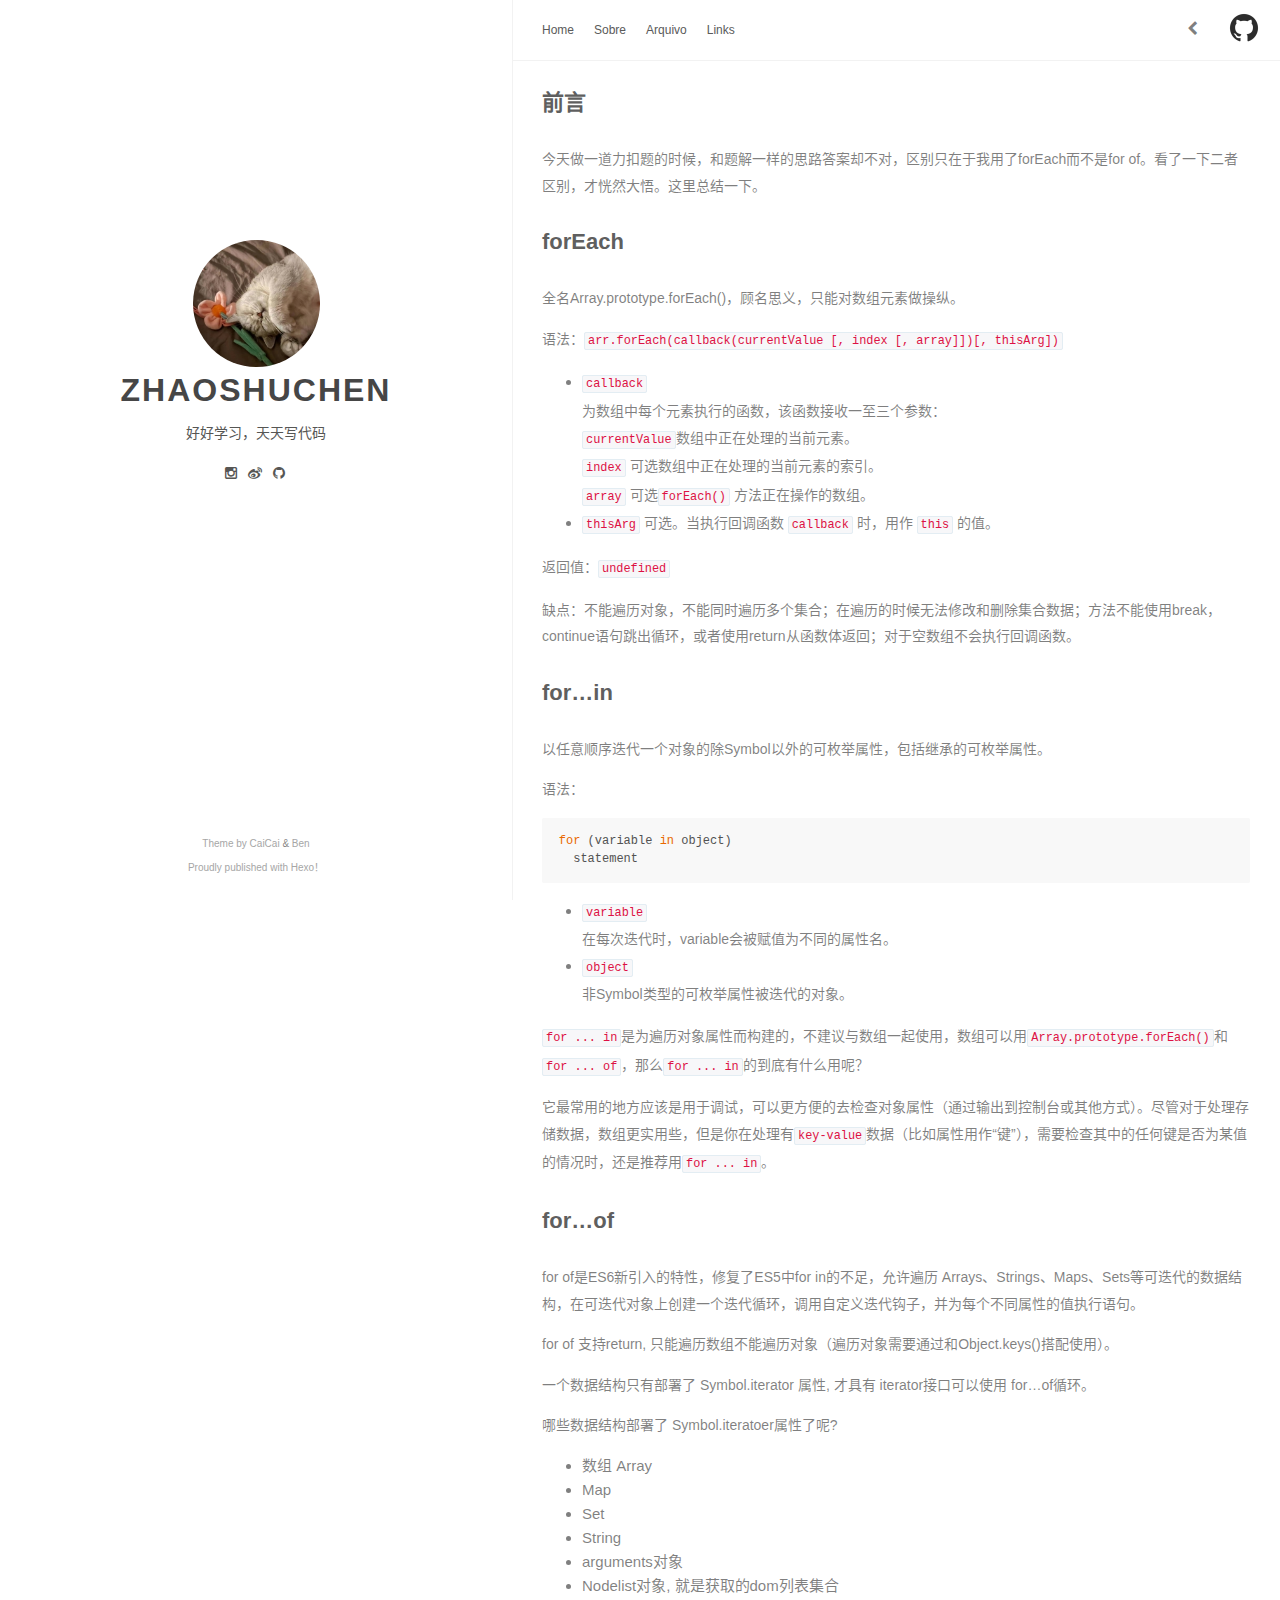
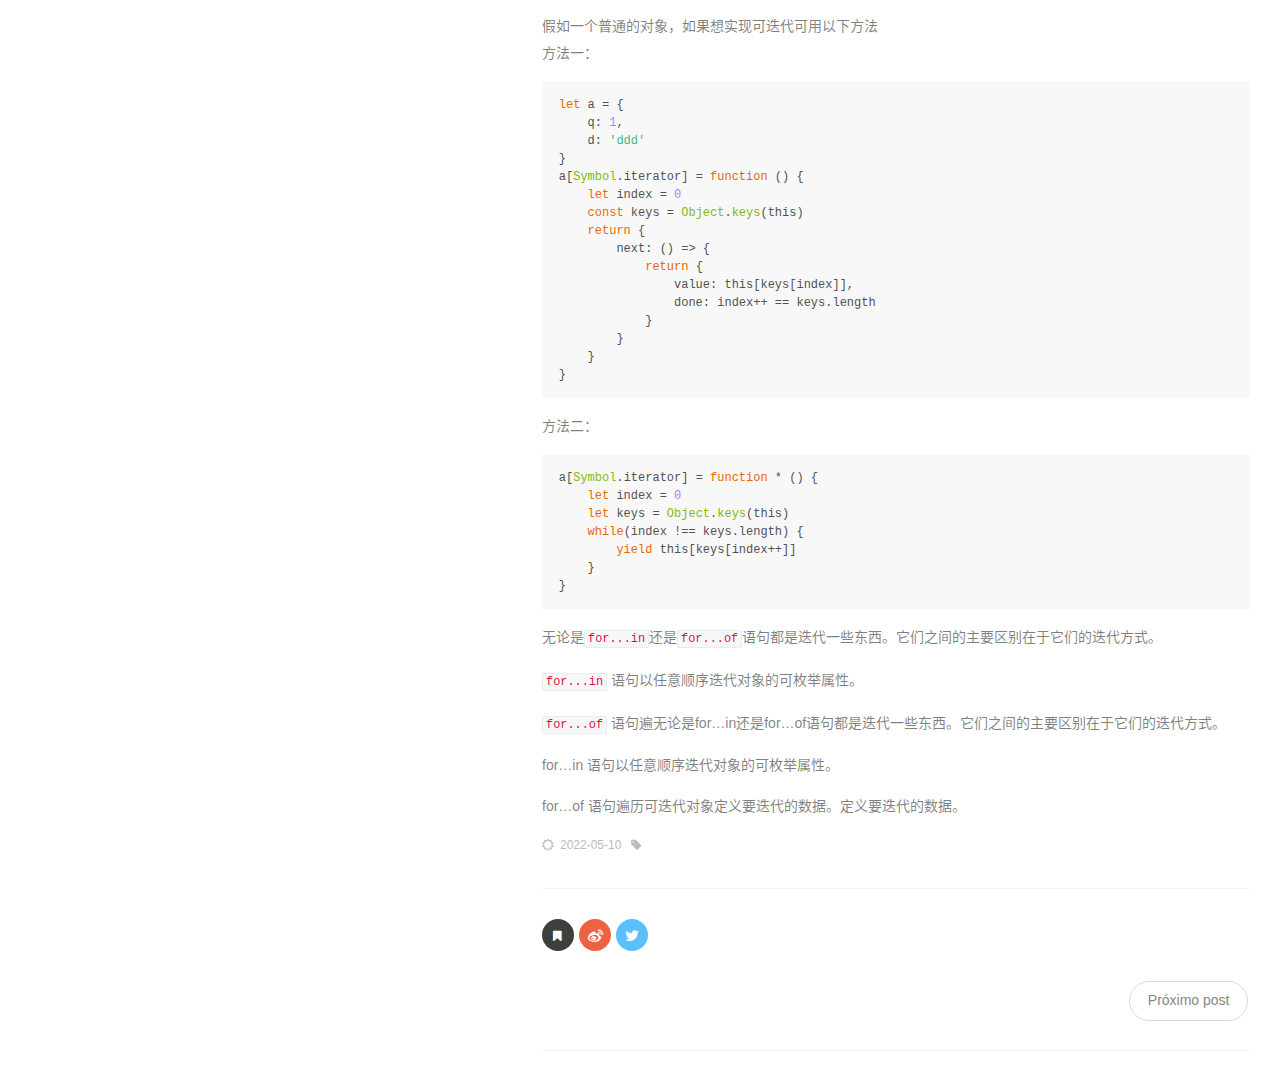
<file: 2022/05/10/forEach、for in、for of区别/index.html>
<!DOCTYPE html><html lang="zh-CN"><head><meta charset="utf-8"><meta name="X-UA-Compatible" content="IE=edge"><meta name="author" content="zhaoshuchen,zhao_shuchen@qq.com"><title> · Zhaoshuchen</title><meta name="description" content="前言今天做一道力扣题的时候，和题解一样的思路答案却不对，区别只在于我用了forEach而不是for of。看了一下二者区别，才恍然大悟。这里总结一下。
forEach全名Array.prototype.forEach()，顾名思义，只能对数组元素做操纵。
语法：arr.forEach(callbac"><meta name="keywords" content="Hexo,HTML,CSS,android,Linux"><meta content="width=device-width, initial-scale=1.0, maximum-scale=1.0, user-scalable=0" name="viewport"><meta content="yes" name="apple-mobile-web-app-capable"><meta content="black" name="apple-mobile-web-app-status-bar-style"><meta content="telephone=no" name="format-detection"><meta name="renderer" content="webkit"><link rel="short icon" href="/images/favicon.png" type="image/x-icon"><link rel="stylesheet" href="/css/style.css"><link rel="stylesheet" href="/css/blog_basic.css"><link rel="stylesheet" href="/css/font-awesome.min.css"><link rel="alternate" type="application/atom+xml" title="ATOM 1.0" href="/atom.xml"><meta name="generator" content="Hexo 6.1.0"></head><body><div class="sidebar animated fadeInDown"><div class="logo-title"><div class="title"><img src="/images/logo@2x.png" style="width:127px;"><h3 title=""><a href="/">Zhaoshuchen</a></h3><div class="description"><p>好好学习，天天写代码</p></div></div></div><ul class="social-links"><li><a target="_blank" rel="noopener" href="http://instagram.com/pika.zsc"><i class="fa fa-instagram"></i></a></li><li><a target="_blank" rel="noopener" href="http://weibo.com/u/5475728967"><i class="fa fa-weibo"></i></a></li><li><a target="_blank" rel="noopener" href="http://github.com/shuchenzhao"><i class="fa fa-github"></i></a></li></ul><div class="footer"><a target="_blank" href="/"><span>Theme by </span></a><a target="_blank" rel="noopener" href="https://www.caicai.me"> CaiCai </a><span>&</span><a target="_blank" rel="noopener" href="https://github.com/Ben02/hexo-theme-Anatole"> Ben</a><div class="by_farbox"><a href="https://hexo.io/zh-cn/" target="_blank">Proudly published with Hexo&#65281;</a></div></div></div><div class="main"><div class="page-top animated fadeInDown"><div class="nav"><li><a href="/">Home</a></li><li><a href="/about">Sobre</a></li><li><a href="/archives">Arquivo</a></li><li><a href="/links">Links</a></li></div><div class="information"><div class="back_btn"><li><a class="fa fa-chevron-left" onclick="window.history.go(-1)"> </a></li></div><div class="avatar"><img src="/images/favicon.png"></div></div></div><div class="autopagerize_page_element"><div class="content"><div class="post-page"><div class="post animated fadeInDown"><div class="post-title"><h3><a></a></h3></div><div class="post-content"><h3 id="前言"><a href="#前言" class="headerlink" title="前言"></a>前言</h3><p>今天做一道力扣题的时候，和题解一样的思路答案却不对，区别只在于我用了forEach而不是for of。看了一下二者区别，才恍然大悟。这里总结一下。</p>
<h3 id="forEach"><a href="#forEach" class="headerlink" title="forEach"></a>forEach</h3><p>全名Array.prototype.forEach()，顾名思义，只能对数组元素做操纵。</p>
<p>语法：<code>arr.forEach(callback(currentValue [, index [, array]])[, thisArg])</code></p>
<ul>
<li><p><code>callback</code></p>
<p>为数组中每个元素执行的函数，该函数接收一至三个参数：</p>
<p><code>currentValue</code>数组中正在处理的当前元素。</p>
<p><code>index</code> 可选数组中正在处理的当前元素的索引。</p>
<p><code>array</code> 可选<code>forEach()</code> 方法正在操作的数组。</p>
</li>
<li><p><code>thisArg</code> 可选。当执行回调函数 <code>callback</code> 时，用作 <code>this</code> 的值。</p>
</li>
</ul>
<p>返回值：<code>undefined</code></p>
<p>缺点：不能遍历对象，不能同时遍历多个集合；在遍历的时候无法修改和删除集合数据；方法不能使用break，continue语句跳出循环，或者使用return从函数体返回；对于空数组不会执行回调函数。</p>
<h3 id="for…in"><a href="#for…in" class="headerlink" title="for…in"></a>for…in</h3><p>以任意顺序迭代一个对象的除Symbol以外的可枚举属性，包括继承的可枚举属性。</p>
<p>语法：</p>
<figure class="highlight javascript"><table><tr><td class="gutter"><pre><span class="line">1</span><br><span class="line">2</span><br></pre></td><td class="code"><pre><span class="line"><span class="keyword">for</span> (variable <span class="keyword">in</span> object)</span><br><span class="line">  statement</span><br></pre></td></tr></table></figure>

<ul>
<li><p><code>variable</code></p>
<p>在每次迭代时，variable会被赋值为不同的属性名。</p>
</li>
<li><p><code>object</code></p>
<p>非Symbol类型的可枚举属性被迭代的对象。</p>
</li>
</ul>
<p><code>for ... in</code>是为遍历对象属性而构建的，不建议与数组一起使用，数组可以用<code>Array.prototype.forEach()</code>和<code>for ... of</code>，那么<code>for ... in</code>的到底有什么用呢？</p>
<p>它最常用的地方应该是用于调试，可以更方便的去检查对象属性（通过输出到控制台或其他方式）。尽管对于处理存储数据，数组更实用些，但是你在处理有<code>key-value</code>数据（比如属性用作“键”），需要检查其中的任何键是否为某值的情况时，还是推荐用<code>for ... in</code>。</p>
<h3 id="for…of"><a href="#for…of" class="headerlink" title="for…of"></a>for…of</h3><p>for of是ES6新引入的特性，修复了ES5中for in的不足，允许遍历 Arrays、Strings、Maps、Sets等可迭代的数据结构，在可迭代对象上创建一个迭代循环，调用自定义迭代钩子，并为每个不同属性的值执行语句。</p>
<p>for of 支持return, 只能遍历数组不能遍历对象（遍历对象需要通过和Object.keys()搭配使用）。</p>
<p>一个数据结构只有部署了 Symbol.iterator 属性, 才具有 iterator接口可以使用 for…of循环。</p>
<p>哪些数据结构部署了 Symbol.iteratoer属性了呢?</p>
<ul>
<li>数组 Array</li>
<li>Map</li>
<li>Set</li>
<li>String</li>
<li>arguments对象</li>
<li>Nodelist对象, 就是获取的dom列表集合</li>
</ul>
<p>假如一个普通的对象，如果想实现可迭代可用以下方法<br>方法一：</p>
<figure class="highlight javascript"><table><tr><td class="gutter"><pre><span class="line">1</span><br><span class="line">2</span><br><span class="line">3</span><br><span class="line">4</span><br><span class="line">5</span><br><span class="line">6</span><br><span class="line">7</span><br><span class="line">8</span><br><span class="line">9</span><br><span class="line">10</span><br><span class="line">11</span><br><span class="line">12</span><br><span class="line">13</span><br><span class="line">14</span><br><span class="line">15</span><br><span class="line">16</span><br></pre></td><td class="code"><pre><span class="line"><span class="keyword">let</span> a = &#123;</span><br><span class="line">    <span class="attr">q</span>: <span class="number">1</span>,</span><br><span class="line">    <span class="attr">d</span>: <span class="string">&#x27;ddd&#x27;</span></span><br><span class="line">&#125;</span><br><span class="line">a[<span class="title class_">Symbol</span>.<span class="property">iterator</span>] = <span class="keyword">function</span> (<span class="params"></span>) &#123;</span><br><span class="line">    <span class="keyword">let</span> index = <span class="number">0</span></span><br><span class="line">    <span class="keyword">const</span> keys = <span class="title class_">Object</span>.<span class="title function_">keys</span>(<span class="variable language_">this</span>)</span><br><span class="line">    <span class="keyword">return</span> &#123;</span><br><span class="line">        <span class="attr">next</span>: <span class="function">() =&gt;</span> &#123;</span><br><span class="line">            <span class="keyword">return</span> &#123;</span><br><span class="line">                <span class="attr">value</span>: <span class="variable language_">this</span>[keys[index]],</span><br><span class="line">                <span class="attr">done</span>: index++ == keys.<span class="property">length</span> </span><br><span class="line">            &#125;</span><br><span class="line">        &#125;</span><br><span class="line">    &#125;</span><br><span class="line">&#125;</span><br></pre></td></tr></table></figure>

<p>方法二：</p>
<figure class="highlight javascript"><table><tr><td class="gutter"><pre><span class="line">1</span><br><span class="line">2</span><br><span class="line">3</span><br><span class="line">4</span><br><span class="line">5</span><br><span class="line">6</span><br><span class="line">7</span><br></pre></td><td class="code"><pre><span class="line">a[<span class="title class_">Symbol</span>.<span class="property">iterator</span>] = <span class="keyword">function</span> * () &#123;</span><br><span class="line">    <span class="keyword">let</span> index = <span class="number">0</span></span><br><span class="line">    <span class="keyword">let</span> keys = <span class="title class_">Object</span>.<span class="title function_">keys</span>(<span class="variable language_">this</span>)</span><br><span class="line">    <span class="keyword">while</span>(index !== keys.<span class="property">length</span>) &#123;</span><br><span class="line">        <span class="keyword">yield</span> <span class="variable language_">this</span>[keys[index++]]</span><br><span class="line">    &#125;</span><br><span class="line">&#125;</span><br></pre></td></tr></table></figure>

<p>无论是<code>for...in</code>还是<code>for...of</code>语句都是迭代一些东西。它们之间的主要区别在于它们的迭代方式。</p>
<p><code>for...in</code> 语句以任意顺序迭代对象的可枚举属性。</p>
<p><code>for...of</code> 语句遍无论是for…in还是for…of语句都是迭代一些东西。它们之间的主要区别在于它们的迭代方式。</p>
<p>for…in 语句以任意顺序迭代对象的可枚举属性。</p>
<p>for…of 语句遍历可迭代对象定义要迭代的数据。定义要迭代的数据。</p>
</div><div class="post-footer"><div class="meta"><div class="info"><i class="fa fa-sun-o"></i><span class="date">2022-05-10</span><i class="fa fa-tag"></i></div></div></div></div><div class="share"><div class="evernote"><a class="fa fa-bookmark" href="javascript:(function(){EN_CLIP_HOST='http://www.evernote.com';try{var%20x=document.createElement('SCRIPT');x.type='text/javascript';x.src=EN_CLIP_HOST+'/public/bookmarkClipper.js?'+(new%20Date().getTime()/100000);document.getElementsByTagName('head')[0].appendChild(x);}catch(e){location.href=EN_CLIP_HOST+'/clip.action?url='+encodeURIComponent(location.href)+'&amp;title='+encodeURIComponent(document.title);}})();" ref="nofollow" target="_blank"></a></div><div class="weibo"><a class="fa fa-weibo" href="javascript:void((function(s,d,e){try{}catch(e){}var f='http://service.weibo.com/share/share.php?',u=d.location.href,p=['url=',e(u),'&amp;title=',e(d.title),'&amp;appkey=2924220432'].join('');function a(){if(!window.open([f,p].join(''),'mb',['toolbar=0,status=0,resizable=1,width=620,height=450,left=',(s.width-620)/2,',top=',(s.height-450)/2].join('')))u.href=[f,p].join('');};if(/Firefox/.test(navigator.userAgent)){setTimeout(a,0)}else{a()}})(screen,document,encodeURIComponent));"></a></div><div class="twitter"><a class="fa fa-twitter" target="_blank" rel="noopener" href="http://twitter.com/home?status=,https://shuchenzhao.github.io/2022/05/10/forEach、for in、for of区别/,Zhaoshuchen,,;"></a></div></div><div class="pagination"><ul class="clearfix"><li class="next pagbuttons"><a class="btn" role="navigation" href="/2022/05/10/JS%E9%9D%A2%E5%90%91%E5%AF%B9%E8%B1%A1%E5%86%99%E6%B3%95/" title="JS面向对象写法">Próximo post</a></li></ul></div></div></div></div></div><script src="/js/jquery.js"></script><script src="/js/jquery-migrate-1.2.1.min.js"></script><script src="/js/jquery.appear.js"></script></body></html>
</file>
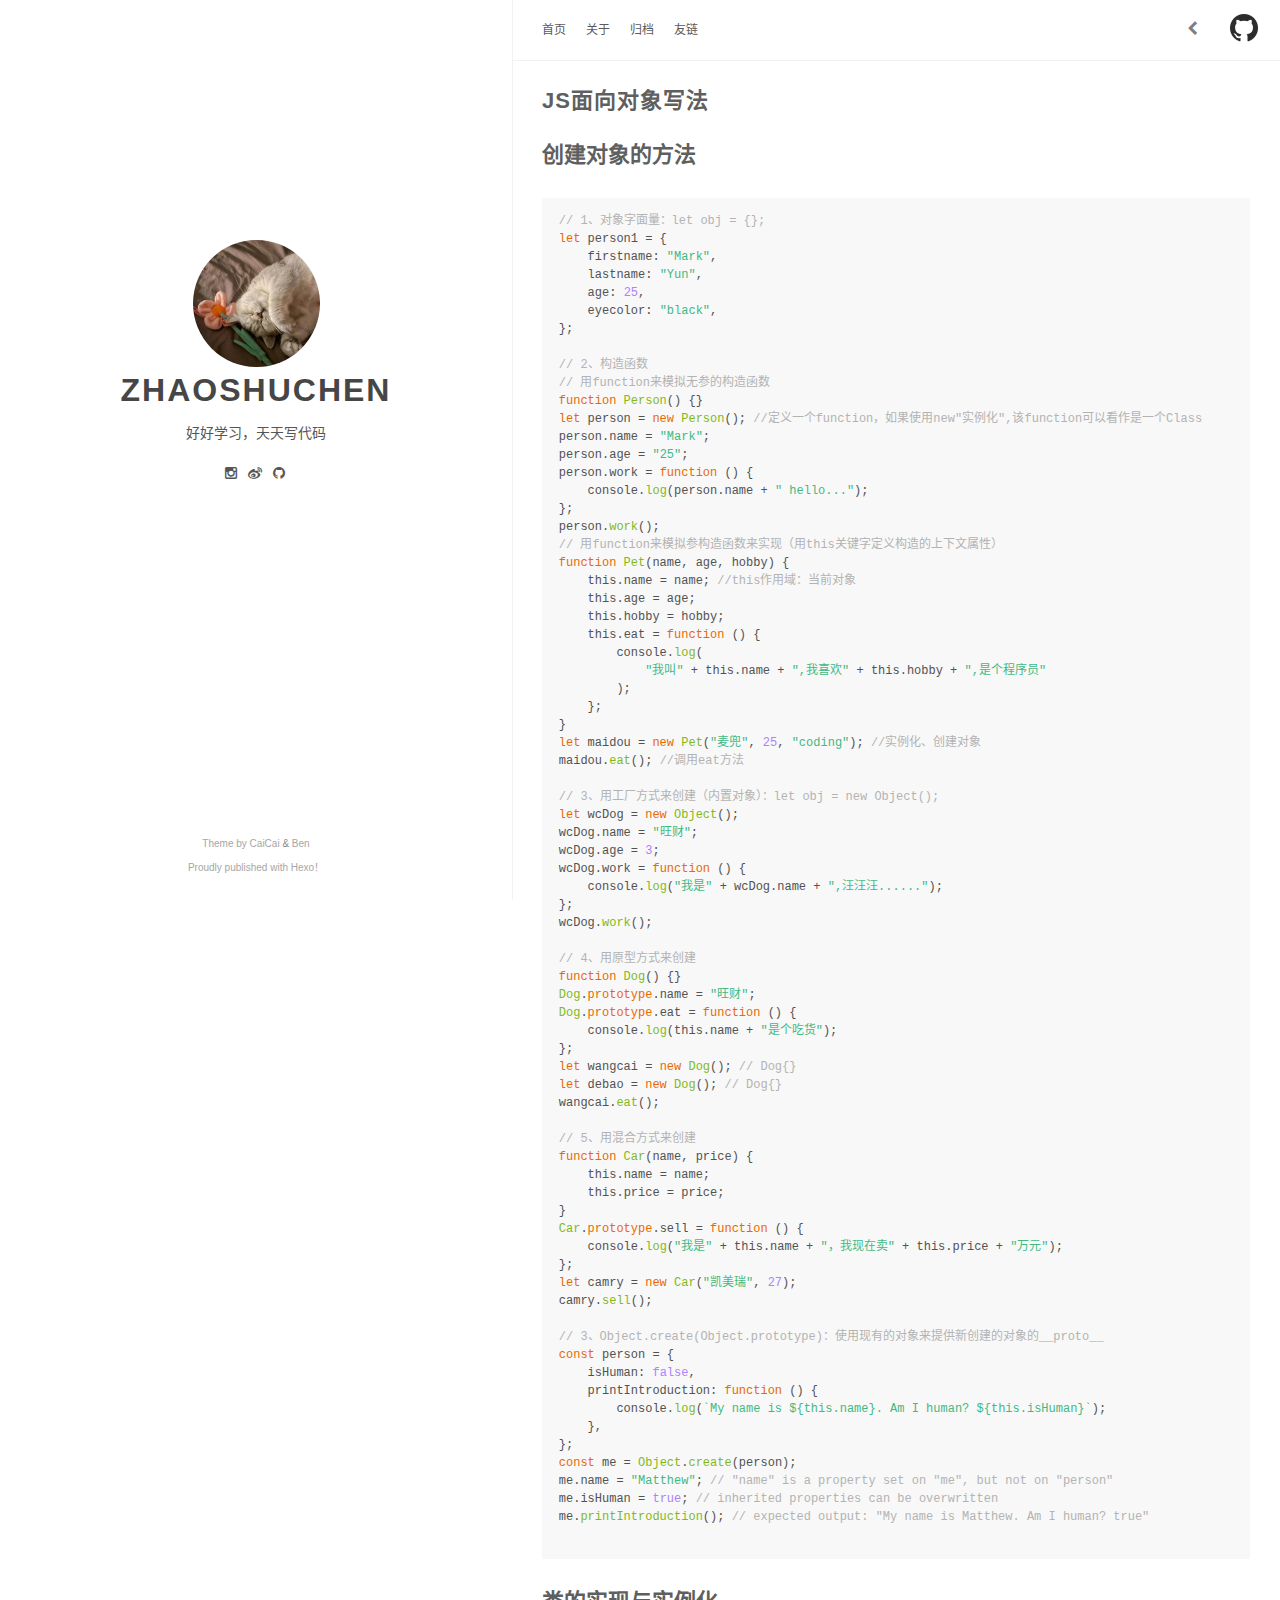
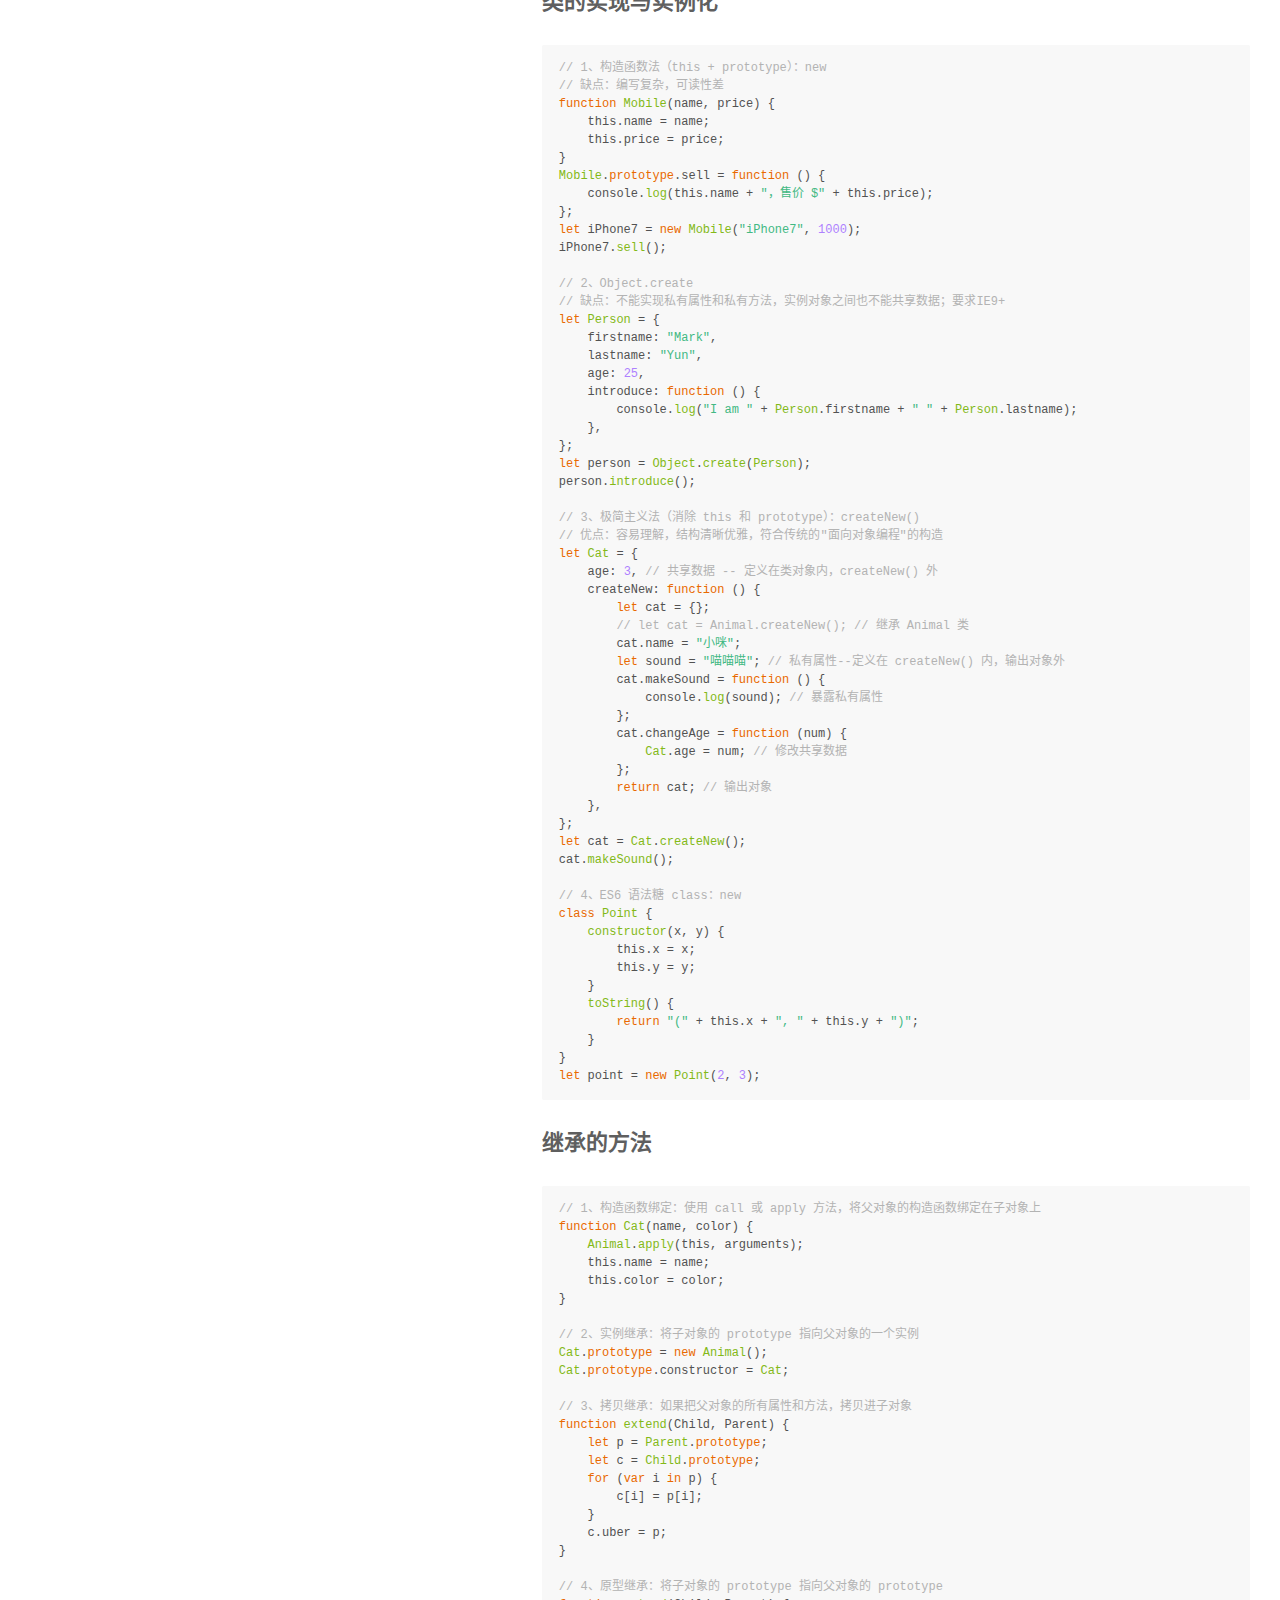
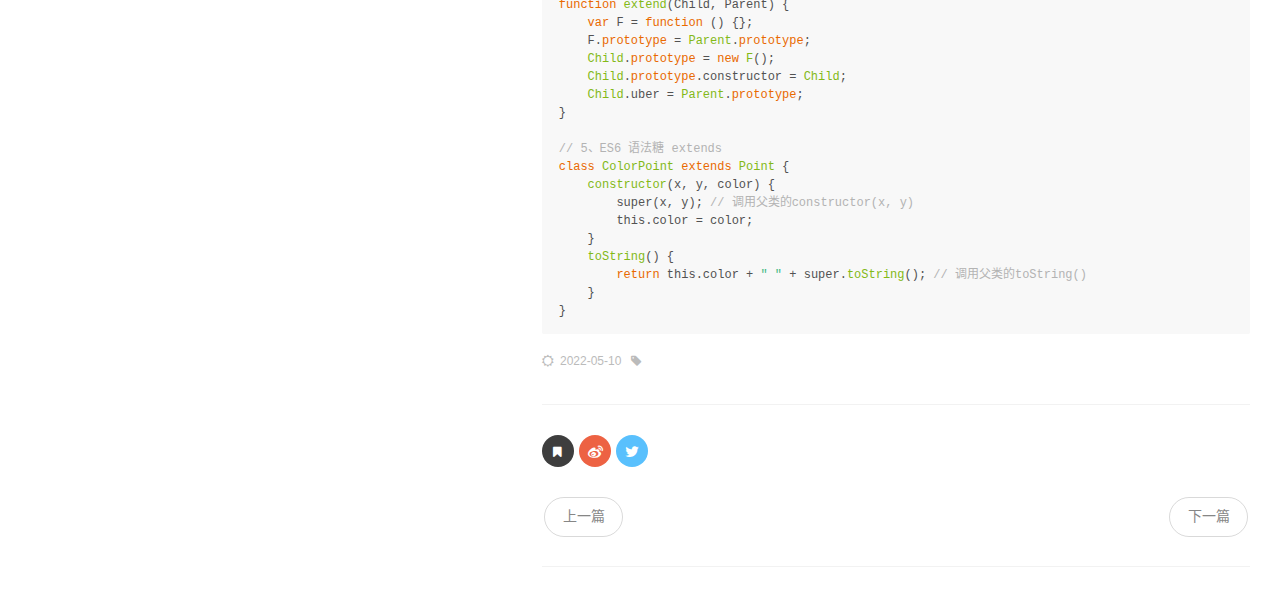
<file: 2022/05/10/JS面向对象写法/index.html>
<!DOCTYPE html><html lang="zh-CN"><head><meta charset="utf-8"><meta name="X-UA-Compatible" content="IE=edge"><meta name="author" content="zhaoshuchen,zhao_shuchen@qq.com"><title>JS面向对象写法 · Zhaoshuchen</title><meta name="description" content="创建对象的方法1234567891011121314151617181920212223242526272829303132333435363738394041424344454647484950515253545556575859606162636465666768697071727374// 1"><meta name="keywords" content="Hexo,HTML,CSS,android,Linux"><meta content="width=device-width, initial-scale=1.0, maximum-scale=1.0, user-scalable=0" name="viewport"><meta content="yes" name="apple-mobile-web-app-capable"><meta content="black" name="apple-mobile-web-app-status-bar-style"><meta content="telephone=no" name="format-detection"><meta name="renderer" content="webkit"><link rel="short icon" href="/images/favicon.png" type="image/x-icon"><link rel="stylesheet" href="/css/style.css"><link rel="stylesheet" href="/css/blog_basic.css"><link rel="stylesheet" href="/css/font-awesome.min.css"><link rel="alternate" type="application/atom+xml" title="ATOM 1.0" href="/atom.xml"><meta name="generator" content="Hexo 6.1.0"></head><body><div class="sidebar animated fadeInDown"><div class="logo-title"><div class="title"><img src="/images/logo@2x.png" style="width:127px;"><h3 title=""><a href="/">Zhaoshuchen</a></h3><div class="description"><p>好好学习，天天写代码</p></div></div></div><ul class="social-links"><li><a target="_blank" rel="noopener" href="http://instagram.com/pika.zsc"><i class="fa fa-instagram"></i></a></li><li><a target="_blank" rel="noopener" href="http://weibo.com/u/5475728967"><i class="fa fa-weibo"></i></a></li><li><a target="_blank" rel="noopener" href="http://github.com/shuchenzhao"><i class="fa fa-github"></i></a></li></ul><div class="footer"><a target="_blank" href="/"><span>Theme by </span></a><a target="_blank" rel="noopener" href="https://www.caicai.me"> CaiCai </a><span>&</span><a target="_blank" rel="noopener" href="https://github.com/Ben02/hexo-theme-Anatole"> Ben</a><div class="by_farbox"><a href="https://hexo.io/zh-cn/" target="_blank">Proudly published with Hexo&#65281;</a></div></div></div><div class="main"><div class="page-top animated fadeInDown"><div class="nav"><li><a href="/">首页</a></li><li><a href="/about">关于</a></li><li><a href="/archives">归档</a></li><li><a href="/links">友链</a></li></div><div class="information"><div class="back_btn"><li><a class="fa fa-chevron-left" onclick="window.history.go(-1)"> </a></li></div><div class="avatar"><img src="/images/favicon.png"></div></div></div><div class="autopagerize_page_element"><div class="content"><div class="post-page"><div class="post animated fadeInDown"><div class="post-title"><h3><a>JS面向对象写法</a></h3></div><div class="post-content"><h3 id="创建对象的方法"><a href="#创建对象的方法" class="headerlink" title="创建对象的方法"></a>创建对象的方法</h3><figure class="highlight javascript"><table><tr><td class="gutter"><pre><span class="line">1</span><br><span class="line">2</span><br><span class="line">3</span><br><span class="line">4</span><br><span class="line">5</span><br><span class="line">6</span><br><span class="line">7</span><br><span class="line">8</span><br><span class="line">9</span><br><span class="line">10</span><br><span class="line">11</span><br><span class="line">12</span><br><span class="line">13</span><br><span class="line">14</span><br><span class="line">15</span><br><span class="line">16</span><br><span class="line">17</span><br><span class="line">18</span><br><span class="line">19</span><br><span class="line">20</span><br><span class="line">21</span><br><span class="line">22</span><br><span class="line">23</span><br><span class="line">24</span><br><span class="line">25</span><br><span class="line">26</span><br><span class="line">27</span><br><span class="line">28</span><br><span class="line">29</span><br><span class="line">30</span><br><span class="line">31</span><br><span class="line">32</span><br><span class="line">33</span><br><span class="line">34</span><br><span class="line">35</span><br><span class="line">36</span><br><span class="line">37</span><br><span class="line">38</span><br><span class="line">39</span><br><span class="line">40</span><br><span class="line">41</span><br><span class="line">42</span><br><span class="line">43</span><br><span class="line">44</span><br><span class="line">45</span><br><span class="line">46</span><br><span class="line">47</span><br><span class="line">48</span><br><span class="line">49</span><br><span class="line">50</span><br><span class="line">51</span><br><span class="line">52</span><br><span class="line">53</span><br><span class="line">54</span><br><span class="line">55</span><br><span class="line">56</span><br><span class="line">57</span><br><span class="line">58</span><br><span class="line">59</span><br><span class="line">60</span><br><span class="line">61</span><br><span class="line">62</span><br><span class="line">63</span><br><span class="line">64</span><br><span class="line">65</span><br><span class="line">66</span><br><span class="line">67</span><br><span class="line">68</span><br><span class="line">69</span><br><span class="line">70</span><br><span class="line">71</span><br><span class="line">72</span><br><span class="line">73</span><br><span class="line">74</span><br></pre></td><td class="code"><pre><span class="line"><span class="comment">// 1、对象字面量：let obj = &#123;&#125;;</span></span><br><span class="line"><span class="keyword">let</span> person1 = &#123;</span><br><span class="line">    <span class="attr">firstname</span>: <span class="string">&quot;Mark&quot;</span>,</span><br><span class="line">    <span class="attr">lastname</span>: <span class="string">&quot;Yun&quot;</span>,</span><br><span class="line">    <span class="attr">age</span>: <span class="number">25</span>,</span><br><span class="line">    <span class="attr">eyecolor</span>: <span class="string">&quot;black&quot;</span>,</span><br><span class="line">&#125;;</span><br><span class="line"></span><br><span class="line"><span class="comment">// 2、构造函数</span></span><br><span class="line"><span class="comment">// 用function来模拟无参的构造函数</span></span><br><span class="line"><span class="keyword">function</span> <span class="title function_">Person</span>(<span class="params"></span>) &#123;&#125;</span><br><span class="line"><span class="keyword">let</span> person = <span class="keyword">new</span> <span class="title class_">Person</span>(); <span class="comment">//定义一个function，如果使用new&quot;实例化&quot;,该function可以看作是一个Class</span></span><br><span class="line">person.<span class="property">name</span> = <span class="string">&quot;Mark&quot;</span>;</span><br><span class="line">person.<span class="property">age</span> = <span class="string">&quot;25&quot;</span>;</span><br><span class="line">person.<span class="property">work</span> = <span class="keyword">function</span> (<span class="params"></span>) &#123;</span><br><span class="line">    <span class="variable language_">console</span>.<span class="title function_">log</span>(person.<span class="property">name</span> + <span class="string">&quot; hello...&quot;</span>);</span><br><span class="line">&#125;;</span><br><span class="line">person.<span class="title function_">work</span>();</span><br><span class="line"><span class="comment">// 用function来模拟参构造函数来实现（用this关键字定义构造的上下文属性）</span></span><br><span class="line"><span class="keyword">function</span> <span class="title function_">Pet</span>(<span class="params">name, age, hobby</span>) &#123;</span><br><span class="line">    <span class="variable language_">this</span>.<span class="property">name</span> = name; <span class="comment">//this作用域：当前对象</span></span><br><span class="line">    <span class="variable language_">this</span>.<span class="property">age</span> = age;</span><br><span class="line">    <span class="variable language_">this</span>.<span class="property">hobby</span> = hobby;</span><br><span class="line">    <span class="variable language_">this</span>.<span class="property">eat</span> = <span class="keyword">function</span> (<span class="params"></span>) &#123;</span><br><span class="line">        <span class="variable language_">console</span>.<span class="title function_">log</span>(</span><br><span class="line">            <span class="string">&quot;我叫&quot;</span> + <span class="variable language_">this</span>.<span class="property">name</span> + <span class="string">&quot;,我喜欢&quot;</span> + <span class="variable language_">this</span>.<span class="property">hobby</span> + <span class="string">&quot;,是个程序员&quot;</span></span><br><span class="line">        );</span><br><span class="line">    &#125;;</span><br><span class="line">&#125;</span><br><span class="line"><span class="keyword">let</span> maidou = <span class="keyword">new</span> <span class="title class_">Pet</span>(<span class="string">&quot;麦兜&quot;</span>, <span class="number">25</span>, <span class="string">&quot;coding&quot;</span>); <span class="comment">//实例化、创建对象</span></span><br><span class="line">maidou.<span class="title function_">eat</span>(); <span class="comment">//调用eat方法</span></span><br><span class="line"></span><br><span class="line"><span class="comment">// 3、用工厂方式来创建（内置对象）：let obj = new Object();</span></span><br><span class="line"><span class="keyword">let</span> wcDog = <span class="keyword">new</span> <span class="title class_">Object</span>();</span><br><span class="line">wcDog.<span class="property">name</span> = <span class="string">&quot;旺财&quot;</span>;</span><br><span class="line">wcDog.<span class="property">age</span> = <span class="number">3</span>;</span><br><span class="line">wcDog.<span class="property">work</span> = <span class="keyword">function</span> (<span class="params"></span>) &#123;</span><br><span class="line">    <span class="variable language_">console</span>.<span class="title function_">log</span>(<span class="string">&quot;我是&quot;</span> + wcDog.<span class="property">name</span> + <span class="string">&quot;,汪汪汪......&quot;</span>);</span><br><span class="line">&#125;;</span><br><span class="line">wcDog.<span class="title function_">work</span>();</span><br><span class="line"></span><br><span class="line"><span class="comment">// 4、用原型方式来创建</span></span><br><span class="line"><span class="keyword">function</span> <span class="title function_">Dog</span>(<span class="params"></span>) &#123;&#125;</span><br><span class="line"><span class="title class_">Dog</span>.<span class="property"><span class="keyword">prototype</span></span>.<span class="property">name</span> = <span class="string">&quot;旺财&quot;</span>;</span><br><span class="line"><span class="title class_">Dog</span>.<span class="property"><span class="keyword">prototype</span></span>.<span class="property">eat</span> = <span class="keyword">function</span> (<span class="params"></span>) &#123;</span><br><span class="line">    <span class="variable language_">console</span>.<span class="title function_">log</span>(<span class="variable language_">this</span>.<span class="property">name</span> + <span class="string">&quot;是个吃货&quot;</span>);</span><br><span class="line">&#125;;</span><br><span class="line"><span class="keyword">let</span> wangcai = <span class="keyword">new</span> <span class="title class_">Dog</span>(); <span class="comment">// Dog&#123;&#125;</span></span><br><span class="line"><span class="keyword">let</span> debao = <span class="keyword">new</span> <span class="title class_">Dog</span>(); <span class="comment">// Dog&#123;&#125;</span></span><br><span class="line">wangcai.<span class="title function_">eat</span>();</span><br><span class="line"></span><br><span class="line"><span class="comment">// 5、用混合方式来创建</span></span><br><span class="line"><span class="keyword">function</span> <span class="title function_">Car</span>(<span class="params">name, price</span>) &#123;</span><br><span class="line">    <span class="variable language_">this</span>.<span class="property">name</span> = name;</span><br><span class="line">    <span class="variable language_">this</span>.<span class="property">price</span> = price;</span><br><span class="line">&#125;</span><br><span class="line"><span class="title class_">Car</span>.<span class="property"><span class="keyword">prototype</span></span>.<span class="property">sell</span> = <span class="keyword">function</span> (<span class="params"></span>) &#123;</span><br><span class="line">    <span class="variable language_">console</span>.<span class="title function_">log</span>(<span class="string">&quot;我是&quot;</span> + <span class="variable language_">this</span>.<span class="property">name</span> + <span class="string">&quot;，我现在卖&quot;</span> + <span class="variable language_">this</span>.<span class="property">price</span> + <span class="string">&quot;万元&quot;</span>);</span><br><span class="line">&#125;;</span><br><span class="line"><span class="keyword">let</span> camry = <span class="keyword">new</span> <span class="title class_">Car</span>(<span class="string">&quot;凯美瑞&quot;</span>, <span class="number">27</span>);</span><br><span class="line">camry.<span class="title function_">sell</span>();</span><br><span class="line"></span><br><span class="line"><span class="comment">// 3、Object.create(Object.prototype)：使用现有的对象来提供新创建的对象的__proto__</span></span><br><span class="line"><span class="keyword">const</span> person = &#123;</span><br><span class="line">    <span class="attr">isHuman</span>: <span class="literal">false</span>,</span><br><span class="line">    <span class="attr">printIntroduction</span>: <span class="keyword">function</span> (<span class="params"></span>) &#123;</span><br><span class="line">        <span class="variable language_">console</span>.<span class="title function_">log</span>(<span class="string">`My name is <span class="subst">$&#123;<span class="variable language_">this</span>.name&#125;</span>. Am I human? <span class="subst">$&#123;<span class="variable language_">this</span>.isHuman&#125;</span>`</span>);</span><br><span class="line">    &#125;,</span><br><span class="line">&#125;;</span><br><span class="line"><span class="keyword">const</span> me = <span class="title class_">Object</span>.<span class="title function_">create</span>(person);</span><br><span class="line">me.<span class="property">name</span> = <span class="string">&quot;Matthew&quot;</span>; <span class="comment">// &quot;name&quot; is a property set on &quot;me&quot;, but not on &quot;person&quot;</span></span><br><span class="line">me.<span class="property">isHuman</span> = <span class="literal">true</span>; <span class="comment">// inherited properties can be overwritten</span></span><br><span class="line">me.<span class="title function_">printIntroduction</span>(); <span class="comment">// expected output: &quot;My name is Matthew. Am I human? true&quot;</span></span><br><span class="line"></span><br></pre></td></tr></table></figure>

<h3 id="类的实现与实例化"><a href="#类的实现与实例化" class="headerlink" title="类的实现与实例化"></a>类的实现与实例化</h3><figure class="highlight javascript"><table><tr><td class="gutter"><pre><span class="line">1</span><br><span class="line">2</span><br><span class="line">3</span><br><span class="line">4</span><br><span class="line">5</span><br><span class="line">6</span><br><span class="line">7</span><br><span class="line">8</span><br><span class="line">9</span><br><span class="line">10</span><br><span class="line">11</span><br><span class="line">12</span><br><span class="line">13</span><br><span class="line">14</span><br><span class="line">15</span><br><span class="line">16</span><br><span class="line">17</span><br><span class="line">18</span><br><span class="line">19</span><br><span class="line">20</span><br><span class="line">21</span><br><span class="line">22</span><br><span class="line">23</span><br><span class="line">24</span><br><span class="line">25</span><br><span class="line">26</span><br><span class="line">27</span><br><span class="line">28</span><br><span class="line">29</span><br><span class="line">30</span><br><span class="line">31</span><br><span class="line">32</span><br><span class="line">33</span><br><span class="line">34</span><br><span class="line">35</span><br><span class="line">36</span><br><span class="line">37</span><br><span class="line">38</span><br><span class="line">39</span><br><span class="line">40</span><br><span class="line">41</span><br><span class="line">42</span><br><span class="line">43</span><br><span class="line">44</span><br><span class="line">45</span><br><span class="line">46</span><br><span class="line">47</span><br><span class="line">48</span><br><span class="line">49</span><br><span class="line">50</span><br><span class="line">51</span><br><span class="line">52</span><br><span class="line">53</span><br><span class="line">54</span><br><span class="line">55</span><br><span class="line">56</span><br><span class="line">57</span><br></pre></td><td class="code"><pre><span class="line"><span class="comment">// 1、构造函数法（this + prototype）：new</span></span><br><span class="line"><span class="comment">// 缺点：编写复杂，可读性差</span></span><br><span class="line"><span class="keyword">function</span> <span class="title function_">Mobile</span>(<span class="params">name, price</span>) &#123;</span><br><span class="line">    <span class="variable language_">this</span>.<span class="property">name</span> = name;</span><br><span class="line">    <span class="variable language_">this</span>.<span class="property">price</span> = price;</span><br><span class="line">&#125;</span><br><span class="line"><span class="title class_">Mobile</span>.<span class="property"><span class="keyword">prototype</span></span>.<span class="property">sell</span> = <span class="keyword">function</span> (<span class="params"></span>) &#123;</span><br><span class="line">    <span class="variable language_">console</span>.<span class="title function_">log</span>(<span class="variable language_">this</span>.<span class="property">name</span> + <span class="string">&quot;，售价 $&quot;</span> + <span class="variable language_">this</span>.<span class="property">price</span>);</span><br><span class="line">&#125;;</span><br><span class="line"><span class="keyword">let</span> iPhone7 = <span class="keyword">new</span> <span class="title class_">Mobile</span>(<span class="string">&quot;iPhone7&quot;</span>, <span class="number">1000</span>);</span><br><span class="line">iPhone7.<span class="title function_">sell</span>();</span><br><span class="line"></span><br><span class="line"><span class="comment">// 2、Object.create</span></span><br><span class="line"><span class="comment">// 缺点：不能实现私有属性和私有方法，实例对象之间也不能共享数据；要求IE9+</span></span><br><span class="line"><span class="keyword">let</span> <span class="title class_">Person</span> = &#123;</span><br><span class="line">    <span class="attr">firstname</span>: <span class="string">&quot;Mark&quot;</span>,</span><br><span class="line">    <span class="attr">lastname</span>: <span class="string">&quot;Yun&quot;</span>,</span><br><span class="line">    <span class="attr">age</span>: <span class="number">25</span>,</span><br><span class="line">    <span class="attr">introduce</span>: <span class="keyword">function</span> (<span class="params"></span>) &#123;</span><br><span class="line">        <span class="variable language_">console</span>.<span class="title function_">log</span>(<span class="string">&quot;I am &quot;</span> + <span class="title class_">Person</span>.<span class="property">firstname</span> + <span class="string">&quot; &quot;</span> + <span class="title class_">Person</span>.<span class="property">lastname</span>);</span><br><span class="line">    &#125;,</span><br><span class="line">&#125;;</span><br><span class="line"><span class="keyword">let</span> person = <span class="title class_">Object</span>.<span class="title function_">create</span>(<span class="title class_">Person</span>);</span><br><span class="line">person.<span class="title function_">introduce</span>();</span><br><span class="line"></span><br><span class="line"><span class="comment">// 3、极简主义法（消除 this 和 prototype）：createNew()</span></span><br><span class="line"><span class="comment">// 优点：容易理解，结构清晰优雅，符合传统的&quot;面向对象编程&quot;的构造</span></span><br><span class="line"><span class="keyword">let</span> <span class="title class_">Cat</span> = &#123;</span><br><span class="line">    <span class="attr">age</span>: <span class="number">3</span>, <span class="comment">// 共享数据 -- 定义在类对象内，createNew() 外</span></span><br><span class="line">    <span class="attr">createNew</span>: <span class="keyword">function</span> (<span class="params"></span>) &#123;</span><br><span class="line">        <span class="keyword">let</span> cat = &#123;&#125;;</span><br><span class="line">        <span class="comment">// let cat = Animal.createNew(); // 继承 Animal 类</span></span><br><span class="line">        cat.<span class="property">name</span> = <span class="string">&quot;小咪&quot;</span>;</span><br><span class="line">        <span class="keyword">let</span> sound = <span class="string">&quot;喵喵喵&quot;</span>; <span class="comment">// 私有属性--定义在 createNew() 内，输出对象外</span></span><br><span class="line">        cat.<span class="property">makeSound</span> = <span class="keyword">function</span> (<span class="params"></span>) &#123;</span><br><span class="line">            <span class="variable language_">console</span>.<span class="title function_">log</span>(sound); <span class="comment">// 暴露私有属性</span></span><br><span class="line">        &#125;;</span><br><span class="line">        cat.<span class="property">changeAge</span> = <span class="keyword">function</span> (<span class="params">num</span>) &#123;</span><br><span class="line">            <span class="title class_">Cat</span>.<span class="property">age</span> = num; <span class="comment">// 修改共享数据</span></span><br><span class="line">        &#125;;</span><br><span class="line">        <span class="keyword">return</span> cat; <span class="comment">// 输出对象</span></span><br><span class="line">    &#125;,</span><br><span class="line">&#125;;</span><br><span class="line"><span class="keyword">let</span> cat = <span class="title class_">Cat</span>.<span class="title function_">createNew</span>();</span><br><span class="line">cat.<span class="title function_">makeSound</span>();</span><br><span class="line"></span><br><span class="line"><span class="comment">// 4、ES6 语法糖 class：new</span></span><br><span class="line"><span class="keyword">class</span> <span class="title class_">Point</span> &#123;</span><br><span class="line">    <span class="title function_">constructor</span>(<span class="params">x, y</span>) &#123;</span><br><span class="line">        <span class="variable language_">this</span>.<span class="property">x</span> = x;</span><br><span class="line">        <span class="variable language_">this</span>.<span class="property">y</span> = y;</span><br><span class="line">    &#125;</span><br><span class="line">    <span class="title function_">toString</span>(<span class="params"></span>) &#123;</span><br><span class="line">        <span class="keyword">return</span> <span class="string">&quot;(&quot;</span> + <span class="variable language_">this</span>.<span class="property">x</span> + <span class="string">&quot;, &quot;</span> + <span class="variable language_">this</span>.<span class="property">y</span> + <span class="string">&quot;)&quot;</span>;</span><br><span class="line">    &#125;</span><br><span class="line">&#125;</span><br><span class="line"><span class="keyword">let</span> point = <span class="keyword">new</span> <span class="title class_">Point</span>(<span class="number">2</span>, <span class="number">3</span>);</span><br></pre></td></tr></table></figure>

<h3 id="继承的方法"><a href="#继承的方法" class="headerlink" title="继承的方法"></a>继承的方法</h3><figure class="highlight javascript"><table><tr><td class="gutter"><pre><span class="line">1</span><br><span class="line">2</span><br><span class="line">3</span><br><span class="line">4</span><br><span class="line">5</span><br><span class="line">6</span><br><span class="line">7</span><br><span class="line">8</span><br><span class="line">9</span><br><span class="line">10</span><br><span class="line">11</span><br><span class="line">12</span><br><span class="line">13</span><br><span class="line">14</span><br><span class="line">15</span><br><span class="line">16</span><br><span class="line">17</span><br><span class="line">18</span><br><span class="line">19</span><br><span class="line">20</span><br><span class="line">21</span><br><span class="line">22</span><br><span class="line">23</span><br><span class="line">24</span><br><span class="line">25</span><br><span class="line">26</span><br><span class="line">27</span><br><span class="line">28</span><br><span class="line">29</span><br><span class="line">30</span><br><span class="line">31</span><br><span class="line">32</span><br><span class="line">33</span><br><span class="line">34</span><br><span class="line">35</span><br><span class="line">36</span><br><span class="line">37</span><br><span class="line">38</span><br><span class="line">39</span><br><span class="line">40</span><br></pre></td><td class="code"><pre><span class="line"><span class="comment">// 1、构造函数绑定：使用 call 或 apply 方法，将父对象的构造函数绑定在子对象上</span></span><br><span class="line"><span class="keyword">function</span> <span class="title function_">Cat</span>(<span class="params">name, color</span>) &#123;</span><br><span class="line">    <span class="title class_">Animal</span>.<span class="title function_">apply</span>(<span class="variable language_">this</span>, <span class="variable language_">arguments</span>);</span><br><span class="line">    <span class="variable language_">this</span>.<span class="property">name</span> = name;</span><br><span class="line">    <span class="variable language_">this</span>.<span class="property">color</span> = color;</span><br><span class="line">&#125;</span><br><span class="line"></span><br><span class="line"><span class="comment">// 2、实例继承：将子对象的 prototype 指向父对象的一个实例</span></span><br><span class="line"><span class="title class_">Cat</span>.<span class="property"><span class="keyword">prototype</span></span> = <span class="keyword">new</span> <span class="title class_">Animal</span>();</span><br><span class="line"><span class="title class_">Cat</span>.<span class="property"><span class="keyword">prototype</span></span>.<span class="property">constructor</span> = <span class="title class_">Cat</span>;</span><br><span class="line"></span><br><span class="line"><span class="comment">// 3、拷贝继承：如果把父对象的所有属性和方法，拷贝进子对象</span></span><br><span class="line"><span class="keyword">function</span> <span class="title function_">extend</span>(<span class="params">Child, Parent</span>) &#123;</span><br><span class="line">    <span class="keyword">let</span> p = <span class="title class_">Parent</span>.<span class="property"><span class="keyword">prototype</span></span>;</span><br><span class="line">    <span class="keyword">let</span> c = <span class="title class_">Child</span>.<span class="property"><span class="keyword">prototype</span></span>;</span><br><span class="line">    <span class="keyword">for</span> (<span class="keyword">var</span> i <span class="keyword">in</span> p) &#123;</span><br><span class="line">        c[i] = p[i];</span><br><span class="line">    &#125;</span><br><span class="line">    c.<span class="property">uber</span> = p;</span><br><span class="line">&#125;</span><br><span class="line"></span><br><span class="line"><span class="comment">// 4、原型继承：将子对象的 prototype 指向父对象的 prototype</span></span><br><span class="line"><span class="keyword">function</span> <span class="title function_">extend</span>(<span class="params">Child, Parent</span>) &#123;</span><br><span class="line">    <span class="keyword">var</span> F = <span class="keyword">function</span> (<span class="params"></span>) &#123;&#125;;</span><br><span class="line">    F.<span class="property"><span class="keyword">prototype</span></span> = <span class="title class_">Parent</span>.<span class="property"><span class="keyword">prototype</span></span>;</span><br><span class="line">    <span class="title class_">Child</span>.<span class="property"><span class="keyword">prototype</span></span> = <span class="keyword">new</span> <span class="title function_">F</span>();</span><br><span class="line">    <span class="title class_">Child</span>.<span class="property"><span class="keyword">prototype</span></span>.<span class="property">constructor</span> = <span class="title class_">Child</span>;</span><br><span class="line">    <span class="title class_">Child</span>.<span class="property">uber</span> = <span class="title class_">Parent</span>.<span class="property"><span class="keyword">prototype</span></span>;</span><br><span class="line">&#125;</span><br><span class="line"></span><br><span class="line"><span class="comment">// 5、ES6 语法糖 extends</span></span><br><span class="line"><span class="keyword">class</span> <span class="title class_">ColorPoint</span> <span class="keyword">extends</span> <span class="title class_ inherited__">Point</span> &#123;</span><br><span class="line">    <span class="title function_">constructor</span>(<span class="params">x, y, color</span>) &#123;</span><br><span class="line">        <span class="variable language_">super</span>(x, y); <span class="comment">// 调用父类的constructor(x, y)</span></span><br><span class="line">        <span class="variable language_">this</span>.<span class="property">color</span> = color;</span><br><span class="line">    &#125;</span><br><span class="line">    <span class="title function_">toString</span>(<span class="params"></span>) &#123;</span><br><span class="line">        <span class="keyword">return</span> <span class="variable language_">this</span>.<span class="property">color</span> + <span class="string">&quot; &quot;</span> + <span class="variable language_">super</span>.<span class="title function_">toString</span>(); <span class="comment">// 调用父类的toString()</span></span><br><span class="line">    &#125;</span><br><span class="line">&#125;</span><br></pre></td></tr></table></figure>
</div><div class="post-footer"><div class="meta"><div class="info"><i class="fa fa-sun-o"></i><span class="date">2022-05-10</span><i class="fa fa-tag"></i></div></div></div></div><div class="share"><div class="evernote"><a class="fa fa-bookmark" href="javascript:(function(){EN_CLIP_HOST='http://www.evernote.com';try{var%20x=document.createElement('SCRIPT');x.type='text/javascript';x.src=EN_CLIP_HOST+'/public/bookmarkClipper.js?'+(new%20Date().getTime()/100000);document.getElementsByTagName('head')[0].appendChild(x);}catch(e){location.href=EN_CLIP_HOST+'/clip.action?url='+encodeURIComponent(location.href)+'&amp;title='+encodeURIComponent(document.title);}})();" ref="nofollow" target="_blank"></a></div><div class="weibo"><a class="fa fa-weibo" href="javascript:void((function(s,d,e){try{}catch(e){}var f='http://service.weibo.com/share/share.php?',u=d.location.href,p=['url=',e(u),'&amp;title=',e(d.title),'&amp;appkey=2924220432'].join('');function a(){if(!window.open([f,p].join(''),'mb',['toolbar=0,status=0,resizable=1,width=620,height=450,left=',(s.width-620)/2,',top=',(s.height-450)/2].join('')))u.href=[f,p].join('');};if(/Firefox/.test(navigator.userAgent)){setTimeout(a,0)}else{a()}})(screen,document,encodeURIComponent));"></a></div><div class="twitter"><a class="fa fa-twitter" target="_blank" rel="noopener" href="http://twitter.com/home?status=,https://shuchenzhao.github.io/2022/05/10/JS面向对象写法/,Zhaoshuchen,JS面向对象写法,;"></a></div></div><div class="pagination"><ul class="clearfix"><li class="pre pagbuttons"><a class="btn" role="navigation" href="/2022/05/14/forEach%E3%80%81for%20in%E3%80%81for%20of%E5%8C%BA%E5%88%AB/" title="forEach、for in、for of区别">上一篇</a></li><li class="next pagbuttons"><a class="btn" role="navigation" href="/2022/05/09/JS%E4%B8%ADthis%E6%8C%87%E5%90%91%E7%AD%89%E4%B8%80%E7%B3%BB%E5%88%97%E9%97%AE%E9%A2%98/" title="JS中this指向等一系列问题">下一篇</a></li></ul></div></div></div></div></div><script src="/js/jquery.js"></script><script src="/js/jquery-migrate-1.2.1.min.js"></script><script src="/js/jquery.appear.js"></script></body></html>
</file>
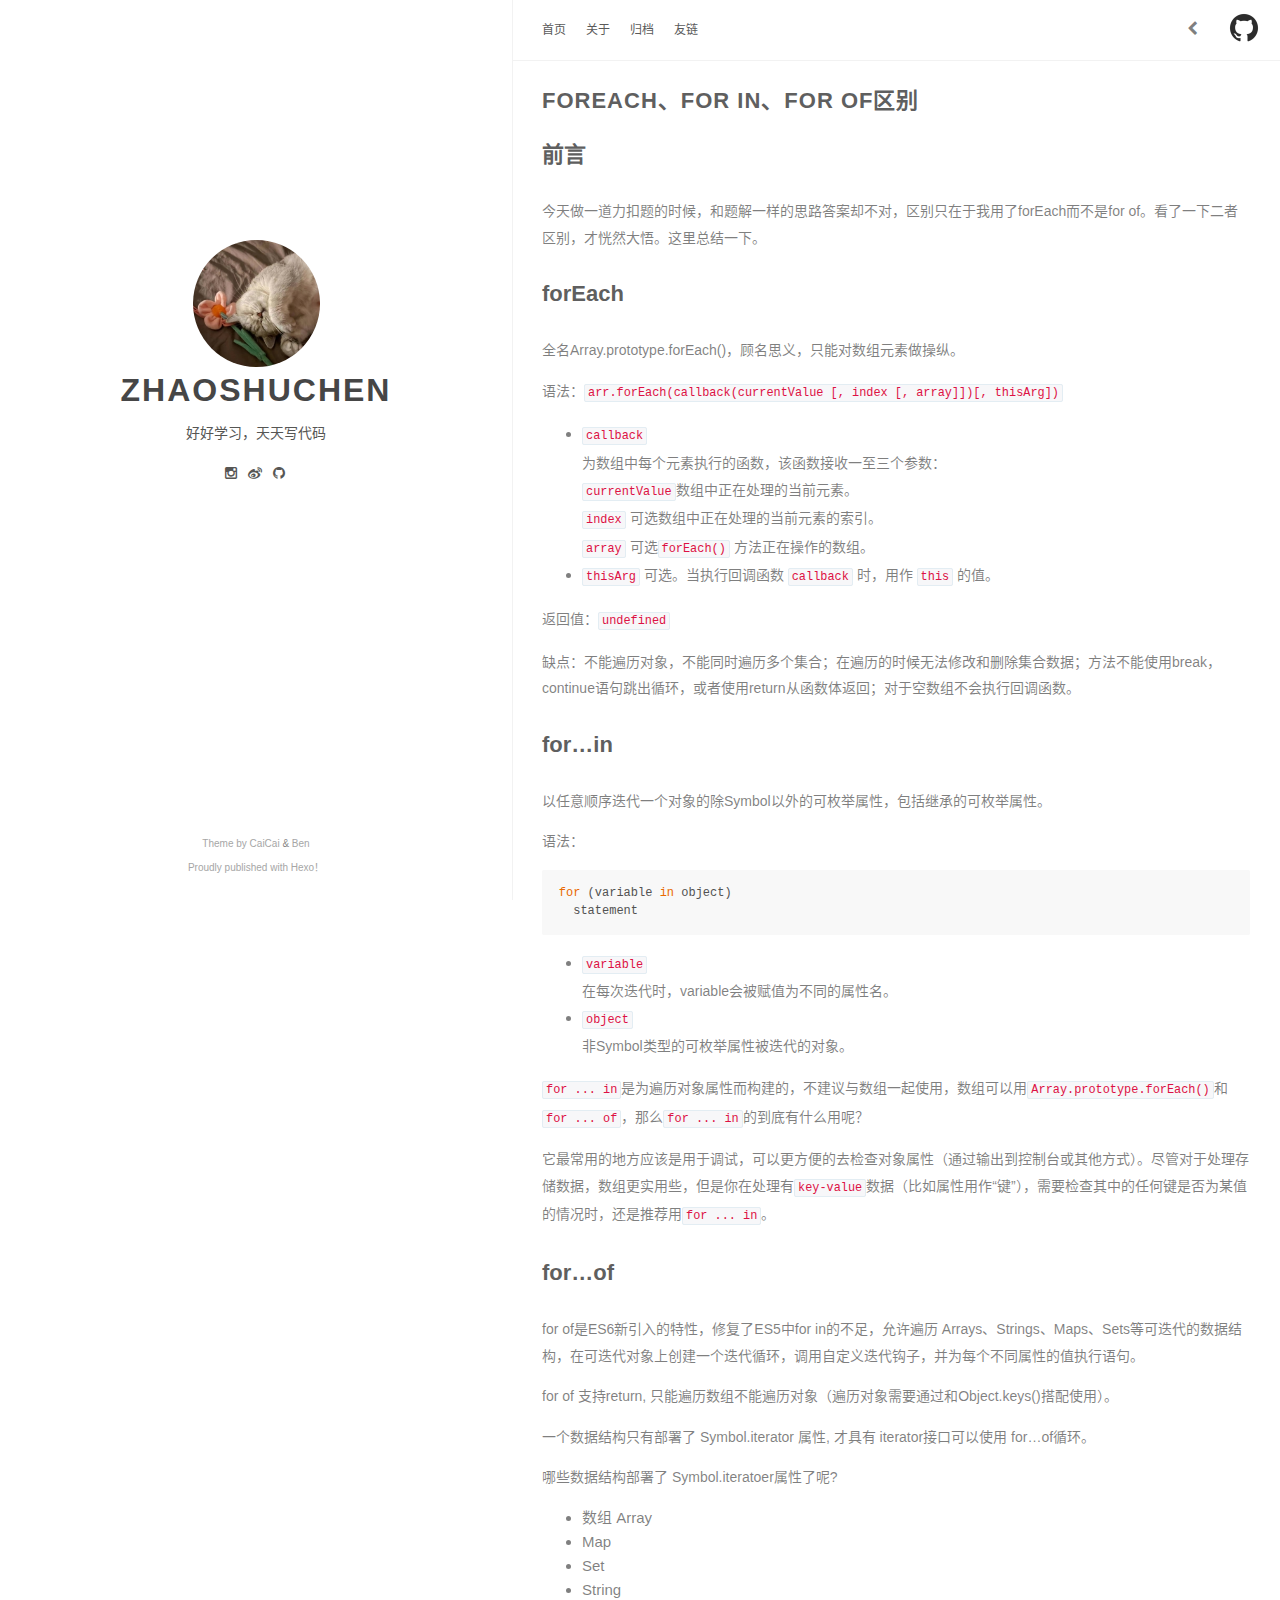
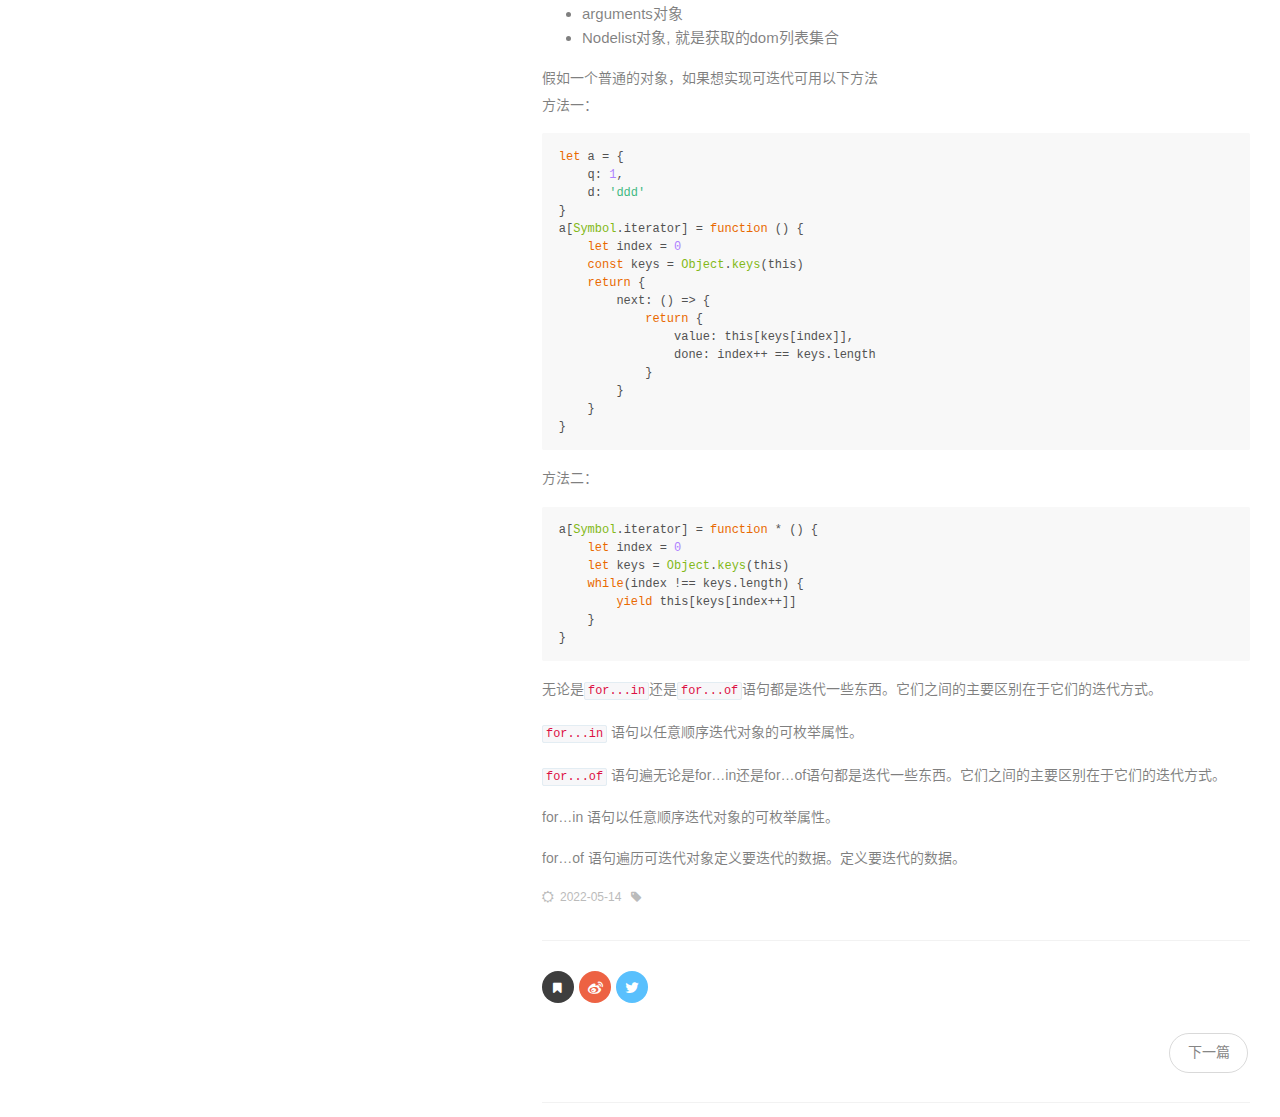
<file: 2022/05/14/forEach、for in、for of区别/index.html>
<!DOCTYPE html><html lang="zh-CN"><head><meta charset="utf-8"><meta name="X-UA-Compatible" content="IE=edge"><meta name="author" content="zhaoshuchen,zhao_shuchen@qq.com"><title>forEach、for in、for of区别 · Zhaoshuchen</title><meta name="description" content="前言今天做一道力扣题的时候，和题解一样的思路答案却不对，区别只在于我用了forEach而不是for of。看了一下二者区别，才恍然大悟。这里总结一下。
forEach全名Array.prototype.forEach()，顾名思义，只能对数组元素做操纵。
语法：arr.forEach(callbac"><meta name="keywords" content="Hexo,HTML,CSS,android,Linux"><meta content="width=device-width, initial-scale=1.0, maximum-scale=1.0, user-scalable=0" name="viewport"><meta content="yes" name="apple-mobile-web-app-capable"><meta content="black" name="apple-mobile-web-app-status-bar-style"><meta content="telephone=no" name="format-detection"><meta name="renderer" content="webkit"><link rel="short icon" href="/images/favicon.png" type="image/x-icon"><link rel="stylesheet" href="/css/style.css"><link rel="stylesheet" href="/css/blog_basic.css"><link rel="stylesheet" href="/css/font-awesome.min.css"><link rel="alternate" type="application/atom+xml" title="ATOM 1.0" href="/atom.xml"><meta name="generator" content="Hexo 6.1.0"></head><body><div class="sidebar animated fadeInDown"><div class="logo-title"><div class="title"><img src="/images/logo@2x.png" style="width:127px;"><h3 title=""><a href="/">Zhaoshuchen</a></h3><div class="description"><p>好好学习，天天写代码</p></div></div></div><ul class="social-links"><li><a target="_blank" rel="noopener" href="http://instagram.com/pika.zsc"><i class="fa fa-instagram"></i></a></li><li><a target="_blank" rel="noopener" href="http://weibo.com/u/5475728967"><i class="fa fa-weibo"></i></a></li><li><a target="_blank" rel="noopener" href="http://github.com/shuchenzhao"><i class="fa fa-github"></i></a></li></ul><div class="footer"><a target="_blank" href="/"><span>Theme by </span></a><a target="_blank" rel="noopener" href="https://www.caicai.me"> CaiCai </a><span>&</span><a target="_blank" rel="noopener" href="https://github.com/Ben02/hexo-theme-Anatole"> Ben</a><div class="by_farbox"><a href="https://hexo.io/zh-cn/" target="_blank">Proudly published with Hexo&#65281;</a></div></div></div><div class="main"><div class="page-top animated fadeInDown"><div class="nav"><li><a href="/">首页</a></li><li><a href="/about">关于</a></li><li><a href="/archives">归档</a></li><li><a href="/links">友链</a></li></div><div class="information"><div class="back_btn"><li><a class="fa fa-chevron-left" onclick="window.history.go(-1)"> </a></li></div><div class="avatar"><img src="/images/favicon.png"></div></div></div><div class="autopagerize_page_element"><div class="content"><div class="post-page"><div class="post animated fadeInDown"><div class="post-title"><h3><a>forEach、for in、for of区别</a></h3></div><div class="post-content"><h3 id="前言"><a href="#前言" class="headerlink" title="前言"></a>前言</h3><p>今天做一道力扣题的时候，和题解一样的思路答案却不对，区别只在于我用了forEach而不是for of。看了一下二者区别，才恍然大悟。这里总结一下。</p>
<h3 id="forEach"><a href="#forEach" class="headerlink" title="forEach"></a>forEach</h3><p>全名Array.prototype.forEach()，顾名思义，只能对数组元素做操纵。</p>
<p>语法：<code>arr.forEach(callback(currentValue [, index [, array]])[, thisArg])</code></p>
<ul>
<li><p><code>callback</code></p>
<p>为数组中每个元素执行的函数，该函数接收一至三个参数：</p>
<p><code>currentValue</code>数组中正在处理的当前元素。</p>
<p><code>index</code> 可选数组中正在处理的当前元素的索引。</p>
<p><code>array</code> 可选<code>forEach()</code> 方法正在操作的数组。</p>
</li>
<li><p><code>thisArg</code> 可选。当执行回调函数 <code>callback</code> 时，用作 <code>this</code> 的值。</p>
</li>
</ul>
<p>返回值：<code>undefined</code></p>
<p>缺点：不能遍历对象，不能同时遍历多个集合；在遍历的时候无法修改和删除集合数据；方法不能使用break，continue语句跳出循环，或者使用return从函数体返回；对于空数组不会执行回调函数。</p>
<h3 id="for…in"><a href="#for…in" class="headerlink" title="for…in"></a>for…in</h3><p>以任意顺序迭代一个对象的除Symbol以外的可枚举属性，包括继承的可枚举属性。</p>
<p>语法：</p>
<figure class="highlight javascript"><table><tr><td class="gutter"><pre><span class="line">1</span><br><span class="line">2</span><br></pre></td><td class="code"><pre><span class="line"><span class="keyword">for</span> (variable <span class="keyword">in</span> object)</span><br><span class="line">  statement</span><br></pre></td></tr></table></figure>

<ul>
<li><p><code>variable</code></p>
<p>在每次迭代时，variable会被赋值为不同的属性名。</p>
</li>
<li><p><code>object</code></p>
<p>非Symbol类型的可枚举属性被迭代的对象。</p>
</li>
</ul>
<p><code>for ... in</code>是为遍历对象属性而构建的，不建议与数组一起使用，数组可以用<code>Array.prototype.forEach()</code>和<code>for ... of</code>，那么<code>for ... in</code>的到底有什么用呢？</p>
<p>它最常用的地方应该是用于调试，可以更方便的去检查对象属性（通过输出到控制台或其他方式）。尽管对于处理存储数据，数组更实用些，但是你在处理有<code>key-value</code>数据（比如属性用作“键”），需要检查其中的任何键是否为某值的情况时，还是推荐用<code>for ... in</code>。</p>
<h3 id="for…of"><a href="#for…of" class="headerlink" title="for…of"></a>for…of</h3><p>for of是ES6新引入的特性，修复了ES5中for in的不足，允许遍历 Arrays、Strings、Maps、Sets等可迭代的数据结构，在可迭代对象上创建一个迭代循环，调用自定义迭代钩子，并为每个不同属性的值执行语句。</p>
<p>for of 支持return, 只能遍历数组不能遍历对象（遍历对象需要通过和Object.keys()搭配使用）。</p>
<p>一个数据结构只有部署了 Symbol.iterator 属性, 才具有 iterator接口可以使用 for…of循环。</p>
<p>哪些数据结构部署了 Symbol.iteratoer属性了呢?</p>
<ul>
<li>数组 Array</li>
<li>Map</li>
<li>Set</li>
<li>String</li>
<li>arguments对象</li>
<li>Nodelist对象, 就是获取的dom列表集合</li>
</ul>
<p>假如一个普通的对象，如果想实现可迭代可用以下方法<br>方法一：</p>
<figure class="highlight javascript"><table><tr><td class="gutter"><pre><span class="line">1</span><br><span class="line">2</span><br><span class="line">3</span><br><span class="line">4</span><br><span class="line">5</span><br><span class="line">6</span><br><span class="line">7</span><br><span class="line">8</span><br><span class="line">9</span><br><span class="line">10</span><br><span class="line">11</span><br><span class="line">12</span><br><span class="line">13</span><br><span class="line">14</span><br><span class="line">15</span><br><span class="line">16</span><br></pre></td><td class="code"><pre><span class="line"><span class="keyword">let</span> a = &#123;</span><br><span class="line">    <span class="attr">q</span>: <span class="number">1</span>,</span><br><span class="line">    <span class="attr">d</span>: <span class="string">&#x27;ddd&#x27;</span></span><br><span class="line">&#125;</span><br><span class="line">a[<span class="title class_">Symbol</span>.<span class="property">iterator</span>] = <span class="keyword">function</span> (<span class="params"></span>) &#123;</span><br><span class="line">    <span class="keyword">let</span> index = <span class="number">0</span></span><br><span class="line">    <span class="keyword">const</span> keys = <span class="title class_">Object</span>.<span class="title function_">keys</span>(<span class="variable language_">this</span>)</span><br><span class="line">    <span class="keyword">return</span> &#123;</span><br><span class="line">        <span class="attr">next</span>: <span class="function">() =&gt;</span> &#123;</span><br><span class="line">            <span class="keyword">return</span> &#123;</span><br><span class="line">                <span class="attr">value</span>: <span class="variable language_">this</span>[keys[index]],</span><br><span class="line">                <span class="attr">done</span>: index++ == keys.<span class="property">length</span> </span><br><span class="line">            &#125;</span><br><span class="line">        &#125;</span><br><span class="line">    &#125;</span><br><span class="line">&#125;</span><br></pre></td></tr></table></figure>

<p>方法二：</p>
<figure class="highlight javascript"><table><tr><td class="gutter"><pre><span class="line">1</span><br><span class="line">2</span><br><span class="line">3</span><br><span class="line">4</span><br><span class="line">5</span><br><span class="line">6</span><br><span class="line">7</span><br></pre></td><td class="code"><pre><span class="line">a[<span class="title class_">Symbol</span>.<span class="property">iterator</span>] = <span class="keyword">function</span> * () &#123;</span><br><span class="line">    <span class="keyword">let</span> index = <span class="number">0</span></span><br><span class="line">    <span class="keyword">let</span> keys = <span class="title class_">Object</span>.<span class="title function_">keys</span>(<span class="variable language_">this</span>)</span><br><span class="line">    <span class="keyword">while</span>(index !== keys.<span class="property">length</span>) &#123;</span><br><span class="line">        <span class="keyword">yield</span> <span class="variable language_">this</span>[keys[index++]]</span><br><span class="line">    &#125;</span><br><span class="line">&#125;</span><br></pre></td></tr></table></figure>

<p>无论是<code>for...in</code>还是<code>for...of</code>语句都是迭代一些东西。它们之间的主要区别在于它们的迭代方式。</p>
<p><code>for...in</code> 语句以任意顺序迭代对象的可枚举属性。</p>
<p><code>for...of</code> 语句遍无论是for…in还是for…of语句都是迭代一些东西。它们之间的主要区别在于它们的迭代方式。</p>
<p>for…in 语句以任意顺序迭代对象的可枚举属性。</p>
<p>for…of 语句遍历可迭代对象定义要迭代的数据。定义要迭代的数据。</p>
</div><div class="post-footer"><div class="meta"><div class="info"><i class="fa fa-sun-o"></i><span class="date">2022-05-14</span><i class="fa fa-tag"></i></div></div></div></div><div class="share"><div class="evernote"><a class="fa fa-bookmark" href="javascript:(function(){EN_CLIP_HOST='http://www.evernote.com';try{var%20x=document.createElement('SCRIPT');x.type='text/javascript';x.src=EN_CLIP_HOST+'/public/bookmarkClipper.js?'+(new%20Date().getTime()/100000);document.getElementsByTagName('head')[0].appendChild(x);}catch(e){location.href=EN_CLIP_HOST+'/clip.action?url='+encodeURIComponent(location.href)+'&amp;title='+encodeURIComponent(document.title);}})();" ref="nofollow" target="_blank"></a></div><div class="weibo"><a class="fa fa-weibo" href="javascript:void((function(s,d,e){try{}catch(e){}var f='http://service.weibo.com/share/share.php?',u=d.location.href,p=['url=',e(u),'&amp;title=',e(d.title),'&amp;appkey=2924220432'].join('');function a(){if(!window.open([f,p].join(''),'mb',['toolbar=0,status=0,resizable=1,width=620,height=450,left=',(s.width-620)/2,',top=',(s.height-450)/2].join('')))u.href=[f,p].join('');};if(/Firefox/.test(navigator.userAgent)){setTimeout(a,0)}else{a()}})(screen,document,encodeURIComponent));"></a></div><div class="twitter"><a class="fa fa-twitter" target="_blank" rel="noopener" href="http://twitter.com/home?status=,https://shuchenzhao.github.io/2022/05/14/forEach、for in、for of区别/,Zhaoshuchen,forEach、for in、for of区别,;"></a></div></div><div class="pagination"><ul class="clearfix"><li class="next pagbuttons"><a class="btn" role="navigation" href="/2022/05/10/JS%E9%9D%A2%E5%90%91%E5%AF%B9%E8%B1%A1%E5%86%99%E6%B3%95/" title="JS面向对象写法">下一篇</a></li></ul></div></div></div></div></div><script src="/js/jquery.js"></script><script src="/js/jquery-migrate-1.2.1.min.js"></script><script src="/js/jquery.appear.js"></script></body></html>
</file>
<file: css/style.css>
@charset "UTF-8";
html {
  background-color: #fff;
  -webkit-font-smoothing: antialiased;
}

body {
  color: rgba(0, 0, 0, 0.5);
  font-family: 'PingHei', 'PingFang SC', Helvetica Neue, 'Work Sans', 'Hiragino Sans GB', 'Microsoft YaHei', SimSun, sans-serif;
  font-size: 15px;
  width: 100%;
  margin: 0 auto 30px auto;
  background-color: #fff;
}

p {
  line-height: 1.9em;
  font-weight: 400;
  font-size: 14px;
}

a {
  text-decoration: none;
}

a:link, a:visited {
  opacity: 1;
  -webkit-transition: all .15s linear;
  -moz-transition: all .15s linear;
  -o-transition: all .15s linear;
  -ms-transition: all .15s linear;
  transition: all .15s linear;
  color: #424242;
}

a:hover, a:active {
  color: #4786D6;
}

/*basic styles ends*/
/*animation starts*/
.animated {
  -webkit-animation-fill-mode: both;
  -moz-animation-fill-mode: both;
  -ms-animation-fill-mode: both;
  -o-animation-fill-mode: both;
  animation-fill-mode: both;
  -webkit-animation-duration: 1s;
  -moz-animation-duration: 1s;
  -ms-animation-duration: 1s;
  -o-animation-duration: 1s;
  animation-duration: 1s;
}

.animated.hinge {
  -webkit-animation-duration: 1s;
  -moz-animation-duration: 1s;
  -ms-animation-duration: 1s;
  -o-animation-duration: 1s;
  animation-duration: 1s;
}

@-webkit-keyframes fadeInDown {
  0% {
    opacity: 0;
    -webkit-transform: translateY(-20px);
  }
  100% {
    opacity: 1;
    -webkit-transform: translateY(0);
  }
}
@-moz-keyframes fadeInDown {
  0% {
    opacity: 0;
    -moz-transform: translateY(-20px);
  }
  100% {
    opacity: 1;
    -moz-transform: translateY(0);
  }
}
@-o-keyframes fadeInDown {
  0% {
    opacity: 0;
    -o-transform: translateY(-20px);
  }
  100% {
    opacity: 1;
    -o-transform: translateY(0);
  }
}
@keyframes fadeInDown {
  0% {
    opacity: 0;
    transform: translateY(-20px);
  }
  100% {
    opacity: 1;
    transform: translateY(0);
  }
}
.fadeInDown {
  -webkit-animation-name: fadeInDown;
  -moz-animation-name: fadeInDown;
  -o-animation-name: fadeInDown;
  animation-name: fadeInDown;
}

/*animation ends*/
.content {
  height: auto;
  float: right;
  width: 60%;
  margin-top: 60px;
}

.page-top {
  width: 60%;
  position: fixed;
  right: 0;
  z-index: 3;
  background-color: #fff;
  height: 60px;
  border-bottom: 1px solid #f2f2f2;
}
.page-top .nav {
  list-style: none;
  padding: 18px 30px;
  float: left;
  font-size: 12px;
}
.page-top .nav li {
  position: relative;
  display: initial;
  padding-right: 20px;
}
.page-top .nav a {
  color: #5A5A5A;
}
.page-top .nav a:hover {
  color: #4786D6;
}
.page-top .nav a.current {
  color: #5A5A5A;
  padding-bottom: 22px;
  border-bottom: 1px solid #5A5A5A;
}
.page-top .information {
  float: right;
  padding-top: 12px;
  padding-right: 20px;
}
.page-top .information .avatar {
  float: right;
}
.page-top .information .avatar img {
  width: 32px;
  height: 32px;
  border-radius: 300px;
}
.page-top .information .back_btn {
  float: left;
  padding-top: 5px;
  margin-right: -10px;
}
.page-top .information .back_btn li {
  display: initial;
  padding-right: 40px;
}

.sidebar {
  width: 40%;
  -webkit-background-size: cover;
  background-size: cover;
  background-color: #fff;
  height: 100%;
  transition: 0.8s;
  top: 0;
  left: 0;
  position: fixed;
  z-index: 4;
  border-right: 1px solid #f2f2f2;
}
.sidebar .logo-title {
  text-align: center;
  padding-top: 240px;
}
.sidebar .logo-title .description {
  font-size: 14px;
  color: #565654;
}
.sidebar .logo-title .logo {
  margin: 0 auto;
}
.sidebar .logo-title .title h3 {
  text-transform: uppercase;
  font-size: 2rem;
  font-weight: bold;
  letter-spacing: 2px;
  line-height: 1;
  margin: 0;
}
.sidebar .logo-title .title a {
  text-decoration: none;
  color: #464646;
  font-size: 2rem;
  font-weight: bold;
}
.sidebar .social-links {
  list-style: none;
  padding: 0;
  font-size: 14px;
  text-align: center;
}
.sidebar .social-links i {
  margin-right: 3px;
}
.sidebar .social-links li {
  display: inline;
  padding: 0 4px;
  line-height: 0;
}
.sidebar .social-links a {
  color: #565654;
}
.sidebar .social-links a:hover {
  color: #4786D6;
}

.post {
  background-color: #FFF;
  margin: 30px;
}
.post .post-title h1 {
  text-transform: uppercase;
  font-size: 30px;
  letter-spacing: 5px;
  line-height: 1;
}
.post .post-title h2 {
  text-transform: uppercase;
  letter-spacing: 1px;
  font-size: 28px;
  line-height: 1;
  font-weight: 600;
  color: #5f5f5f;
}
.post .post-title h3 {
  text-transform: uppercase;
  letter-spacing: 1px;
  line-height: 1;
  font-weight: 600;
  color: #464646;
  font-size: 22px;
  margin: 0;
}
.post .post-title a {
  text-decoration: none;
  letter-spacing: 1px;
  color: #5f5f5f;
}
.post .post-title a:hover {
  text-decoration: underline;
}
.post .post-content a {
  text-decoration: none;
  letter-spacing: 1px;
  color: #4786D6;
}
.post .post-content a:hover {
  color: #2F69B3;
}
.post .post-content h3 {
  color: #5F5F5F;
  font-size: 22px;
  font-weight: 600;
}
.post .post-content h4 {
  color: #5F5F5F;
  font-size: 16px;
}
.post .post-footer {
  padding: 0 0 30px 0;
  border-bottom: 1px solid #f2f2f2;
}
.post .post-footer .meta {
  max-width: 100%;
  height: 25px;
  color: #bbbbbb;
}
.post .post-footer .meta .info {
  float: left;
  font-size: 12px;
}
.post .post-footer .meta .info .date {
  margin-right: 10px;
}
.post .post-footer .meta a {
  text-decoration: none;
  color: #bbbbbb;
  padding-right: 10px;
}
.post .post-footer .meta a:hover {
  color: #4786D6;
}
.post .post-footer .meta i {
  margin-right: 6px;
}
.post .post-footer .tags {
  padding-bottom: 15px;
  font-size: 13px;
}
.post .post-footer .tags ul {
  list-style-type: none;
  display: inline;
  margin: 0;
  padding: 0;
}
.post .post-footer .tags ul li {
  list-style-type: none;
  margin: 0;
  padding-right: 5px;
  display: inline;
}
.post .post-footer .tags a {
  text-decoration: none;
  color: rgba(0, 0, 0, 0.44);
  font-weight: 400;
}
.post .post-footer .tags a:hover {
  text-decoration: none;
}

.pagination {
  margin: 30px;
  padding: 0px 0 56px 0;
  border-bottom: 1px solid #f2f2f2;
}
.pagination ul {
  list-style: none;
  margin: 0;
  padding: 0;
  height: 13px;
}
.pagination ul li {
  margin: 0 2px 0 2px;
  display: inline;
  line-height: 1;
}
.pagination ul li a {
  text-decoration: none;
}
.pagination .pre {
  float: left;
}
.pagination .next {
  float: right;
}

.like-reblog-buttons {
  float: right;
}

.like-button {
  float: right;
  padding: 0 0 0 10px;
}

.reblog-button {
  float: right;
  padding: 0;
}

#install-btn {
  position: fixed;
  bottom: 0px;
  right: 6px;
}

#disqus_thread {
  margin: 30px;
  border-bottom: 1px solid #f2f2f2;
}

.footer {
  clear: both;
  text-align: center;
  font-size: 10px;
  margin: 0 auto;
  bottom: 0;
  position: absolute;
  width: 100%;
  padding-bottom: 20px;
  background: #fff;
}
.footer a {
  color: #A6A6A6;
}
.footer a:hover {
  color: #4786D6;
}

/*for archive*/
.archive {
  width: 100%;
}

.list-with-title {
  font-size: 14px;
  margin: 30px;
  padding: 0;
}
.list-with-title li {
  list-style-type: none;
  padding: 0;
}
.list-with-title .listing-title {
  font-size: 24px;
  color: #666666;
  font-weight: 600;
  line-height: 2.2em;
}
.list-with-title .listing {
  padding: 0;
}
.list-with-title .listing .listing-post {
  padding-bottom: 5px;
}
.list-with-title .listing .listing-post .post-time {
  float: right;
  color: #C5C5C5;
}
.list-with-title .listing .listing-post a {
  color: #8F8F8F;
}
.list-with-title .listing .listing-post a:hover {
  color: #4786D6;
}

/* share */
.share {
  margin: 0px 30px;
  display: inline-flex;
}

.evernote {
  width: 32px;
  height: 32px;
  border-radius: 300px;
  background-color: #3E3E3E;
  margin-right: 5px;
}
.evernote a {
  color: #fff;
  padding: 11px;
  font-size: 12px;
}
.evernote a:hover {
  color: #ED6243;
  padding: 11px;
}

.weibo {
  width: 32px;
  height: 32px;
  border-radius: 300px;
  background-color: #ED6243;
  margin-right: 5px;
}
.weibo a {
  color: #fff;
  padding: 9px;
}
.weibo a:hover {
  color: #BD4226;
}

.twitter {
  width: 32px;
  height: 32px;
  border-radius: 300px;
  background-color: #59C0FD;
  margin-right: 5px;
}
.twitter a {
  color: #fff;
  padding: 9px;
}
.twitter a:hover {
  color: #4B9ECE;
}

/* about */
.about {
  margin: 30px;
}
.about h3 {
  font-size: 22px;
}

/* links*/
.links {
  margin: 30px;
}
.links h3 {
  font-size: 22px;
}
.links a {
  cursor: pointer;
}

/* 评论样式 */
.comment-count {
  color: #666;
}

.tab-community {
  color: #666;
}

.read_more {
  font-size: 14px;
}

.back-button {
  padding-top: 30px;
  max-width: 100px;
  padding-left: 40px;
  float: left;
}

/* 默认评论样式 */
#fb_comments_container {
  margin: 30px;
}

/* 按钮样式 */
a.btn {
  color: #868686;
  font-weight: 400;
}

.btn {
  display: inline-block;
  position: relative;
  outline: 0;
  color: rgba(0, 0, 0, 0.44);
  background: transparent;
  font-size: 14px;
  text-align: center;
  text-decoration: none;
  cursor: pointer;
  border: 1px solid rgba(0, 0, 0, 0.15);
  white-space: nowrap;
  font-weight: 400;
  font-style: normal;
  border-radius: 999em;
}

.btn:hover {
  display: inline-block;
  position: relative;
  outline: 0px;
  color: #464545;
  background: transparent;
  font-size: 14px;
  text-align: center;
  text-decoration: none;
  cursor: pointer;
  border: 1px solid #464545;
  white-space: nowrap;
  font-weight: 400;
  font-style: normal;
  border-radius: 999em;
}

[role="back"] {
  padding: 0.5em 1.25em;
  line-height: 1.666em;
}

[role="home"] {
  padding: 0.5em 1.25em;
  line-height: 1.666em;
}

[role="navigation"] {
  padding: 0.5em 1.25em;
  line-height: 1.666em;
}

[role="tags"] {
  padding: 6px 12px;
}

/* Menu样式 */
.menu {
  float: right;
  padding-top: 30px;
}
.menu .btn-down {
  margin: 0px;
}
.menu .btn-down li {
  list-style: none;
  width: 100px;
}
.menu .btn-down li a {
  display: inline-block;
  position: relative;
  padding: 0.5em 1.25em;
  outline: 0;
  color: rgba(0, 0, 0, 0.44);
  background: transparent;
  font-size: 14px;
  text-align: center;
  text-decoration: none;
  cursor: pointer;
  border: 1px solid rgba(0, 0, 0, 0.15);
  white-space: nowrap;
  font-weight: 400;
  font-style: normal;
  border-radius: 999em;
  margin-top: 5px;
}
.menu .btn-down li a:hover {
  position: relative;
  padding: 0.5em 1.25em;
  outline: 0;
  color: #fff;
  background: #3CBD10;
  font-size: 14px;
  text-align: center;
  text-decoration: none;
  cursor: pointer;
  border: 1px solid rgba(0, 0, 0, 0.15);
  white-space: nowrap;
  font-weight: 400;
  font-style: normal;
  border-radius: 999em;
  margin-top: 5px;
}
.menu .btn-down div {
  position: absolute;
  visibility: hidden;
  width: 100px;
  float: right;
}

.page_404 {
  text-align: center;
  padding-top: 50px;
}

@media screen and (max-width: 960px) {
  .sidebar {
    width: 100%;
    position: absolute;
    border-right: none;
    z-index: 1;
  }
  .sidebar .logo-title {
    padding-top: 120px;
  }
  .sidebar .logo-title .title img {
    width: 100px;
  }
  .sidebar .logo-title .title h3 {
    font-size: 20px;
  }

  .page-top {
    width: 100%;
  }

  .post-title h3 {
    line-height: 1.6;
  }

  .content {
    margin-top: 420px;
    width: 100%;
    z-index: 2;
    position: absolute;
  }

  .footer {
    display: none;
  }

  .share {
    display: grid;
  }
}
</file>
<file: css/blog_basic.css>
.post-content .tip {
    position: relative;
    margin: 2em 0;
    padding: 12px 24px 12px 30px;
    border-left: 4px solid #f66;
    border-top-right-radius: 2px;
    border-bottom-right-radius: 2px;
    background-color: #f8f8f8
}

.post-content .tip br {
    /**display: none**/
}

.post-content .tip:before {
    position: absolute;
    top: 14px;
    left: -12px;
    content: "!";
    width: 20px;
    height: 20px;
    border-radius: 100%;
    color: #fff;
    font-size: 14px;
    line-height: 20px;
    font-weight: bold;
    text-align: center;
    background-color: #f66;
    font-family: 'Dosis', 'Source Sans Pro', 'Helvetica Neue', Arial, sans-serif
}

.content>.post>.post-content>p {
    word-wrap: break-word;
    word-break: break-all;
}

#ds-thread,
#disqus_thread,
#cloud-tie-wrapper {
    margin: 0 30px!important
}

pre {
    font-size: 0.8em!important;
    background-color: #f8f8f8!important;
    font-family: 'Roboto Mono', 'Lucida Console', 'Trebuchet MS', 'Courier New', Monaco, courier, 'PingFang SC', 'Hiragino Sans GB', 'Microsoft Jhenghei', 'Microsoft YaHei', monospace!important
}

figure.highlight {
    position: relative!important;
    margin: 1em 0!important;
    border-radius: 2px!important;
    line-height: 1.1em!important;
    background-color: #f8f8f8!important;
    overflow-x: auto!important
}

figure.highlight table,
figure.highlight tr,
figure.highlight td {
    width: 100%!important;
    border-collapse: collapse!important;
    padding: 0!important;
    margin: 0!important
}

figure.highlight .gutter {
    display: none!important
}

figure.highlight .code pre {
    padding: 1.2em 1.4em!important;
    line-height: 1.5em!important;
    margin: 0!important
}

figure.highlight.html .code:after,
figure.highlight.js .code:after,
figure.highlight.bash .code:after,
figure.highlight.css .code:after,
figure.highlight.scss .code:after,
figure.highlight.diff .code:after,
figure.highlight.java .code:after,
figure.highlight.xml .code:after,
figure.highlight.python .code:after,
figure.highlight.json .code:after,
figure.highlight.swift .code:after,
figure.highlight.ruby .code:after,
figure.highlight.perl .code:after,
figure.highlight.php .code:after,
figure.highlight.c .code:after,
figure.highlight.cpp .code:after {
    position: absolute!important;
    top: 0!important;
    right: 0!important;
    color: #ccc!important;
    text-align: right!important;
    font-size: 0.75em!important;
    padding: 5px 10px 0!important;
    line-height: 15px!important;
    height: 15px!important;
    font-weight: 600!important
}

figure.highlight.html .code:after {
    content: "HTML"
}

figure.highlight.js .code:after {
    content: "JS"
}

figure.highlight.bash .code:after {
    content: "BASH"
}

figure.highlight.css .code:after {
    content: "CSS"
}

figure.highlight.scss .code:after {
    content: "SCSS"
}

figure.highlight.diff .code:after {
    content: "DIFF"
}

figure.highlight.java .code:after {
    content: "JAVA"
}

figure.highlight.xml .code:after {
    content: "XML"
}

figure.highlight.python .code:after {
    content: "PYTHON"
}

figure.highlight.json .code:after {
    content: "JSON"
}

figure.highlight.swift .code:after {
    content: "SWIFT"
}

figure.highlight.ruby .code:after {
    content: "RUBY"
}

figure.highlight.perl .code:after {
    content: "PERL"
}

figure.highlight.php .code:after {
    content: "PHP"
}

figure.highlight.c .code:after {
    content: "C"
}

figure.highlight.java .code:after {
    content: "JAVA"
}

figure.highlight.cpp .code:after {
    content: "CPP"
}

figure.highlight.cpp .code:after {
    content: 'C++'
}

pre {
    color: #525252!important
}

pre .function .keyword,
pre .constant {
    color: #0092db!important
}

pre .keyword,
pre .attribute {
    color: #e96900!important
}

pre .number,
pre .literal {
    color: #ae81ff!important
}

pre .tag,
pre .tag .title,
pre .change,
pre .winutils,
pre .flow,
pre .lisp .title,
pre .clojure .built_in,
pre .nginx .title,
pre .tex .special {
    color: #2973b7!important
}

pre .symbol,
pre .symbol .string,
pre .value,
pre .regexp {
    color: #42b983!important
}

pre .title {
    color: #83B917!important
}

pre .tag .value,
pre .string,
pre .subst,
pre .haskell .type,
pre .preprocessor,
pre .ruby .class .parent,
pre .built_in,
pre .sql .aggregate,
pre .django .template_tag,
pre .django .variable,
pre .smalltalk .class,
pre .javadoc,
pre .django .filter .argument,
pre .smalltalk .localvars,
pre .smalltalk .array,
pre .attr_selector,
pre .pseudo,
pre .addition,
pre .stream,
pre .envvar,
pre .apache .tag,
pre .apache .cbracket,
pre .tex .command,
pre .prompt {
    color: #42b983!important
}

pre .comment,
pre .java .annotation,
pre .python .decorator,
pre .template_comment,
pre .pi,
pre .doctype,
pre .shebang,
pre .apache .sqbracket,
pre .tex .formula {
    color: #b3b3b3!important
}

pre .deletion {
    color: #BA4545!important
}

pre .coffeescript .javascript,
pre .javascript .xml,
pre .tex .formula,
pre .xml .javascript,
pre .xml .vbscript,
pre .xml .css,
pre .xml .cdata {
    opacity: 0.5!important
}

html {
    height: 100%;
    max-height: 100%;
    padding: 0;
    margin: 0;
}

body {
    padding: 0;
    margin: 0;
    line-height: 1.6em;
}

.clear {
    clear: both;
    display: block;
    overflow: hidden;
    visibility: hidden;
    width: 0;
    height: 0;
}

h1,
h2,
h3,
h4,
h5,
h6 {
    text-rendering: optimizeLegibility;
    line-height: 1;
    margin: 2rem 0;
}

h1 {
    font-size: 2.1rem;
    line-height: 1.2em;
}

h2 {
    font-size: 1.9rem;
    line-height: 1.2em;
}

h3 {
    font-size: 1.75rem;
}

h4 {
    font-size: 1.3rem;
}

h5 {
    font-size: 1.3rem;
}

h6 {
    font-size: 1.3rem;
}

img {
    max-width: 100%;
    height: auto;
    border-radius: 50%;
    -webkit-border-radius: 50%;
    -moz-border-radius: 50%;
    -ms-border-radius: 50%;
    -o-border-radius: 50%;
}

p,
ul,
ol,
dl {
    margin: 1em 0;
}

ol ol,
ul ul,
ul ol,
ol ul {
    margin: 0.4em 0;
}

ul p,
ol p,
li p,
.content li p,
blockquote p,
.content blockquote p,
.post blockquote p,
.post li p {
    margin: 0;
    overflow: visible;
}

a img {
    border: none;
}

dl dt {
    float: left;
    width: 180px;
    overflow: hidden;
    clear: left;
    text-align: right;
    text-overflow: ellipsis;
    white-space: nowrap;
    font-weight: bold;
    margin-bottom: 1em;
}

dl dd {
    margin-left: 200px;
    margin-bottom: 1em;
}

hr {
    display: block;
    height: 1px;
    border: 0;
    border-top: 1px solid #efefef;
    margin: 3.2em 0;
    padding: 0;
}

blockquote {
    box-sizing: border-box;
    margin: 1.6em 0 1.6em -2.2em;
    padding: 0 0 0 1.6em;
    border-left: #4a4a4a 0.4em solid;
}

blockquote p {
    margin: 0.8em 0;
}

blockquote small {
    display: inline-block;
    margin: 0.8em 0 0.8em 1.5em;
    font-size: 0.9em;
    color: #ccc;
}

blockquote small:before {
    content: '\2014 \00A0';
}

blockquote cite {
    font-weight: bold;
}

blockquote cite a {
    font-weight: normal;
}

mark {
    background-color: #ffc336;
}

code,
tt {
    padding: 1px 3px;
    font-family: Inconsolata, monospace, sans-serif;
    font-size: 0.85em;
    white-space: pre-wrap;
    border: 1px solid #E3EDF3;
    background: #f7f7f9;
    color: #d14;
    border-radius: 2px;
}


/**
                      pre {
                        -moz-box-sizing: border-box;
                        box-sizing: border-box;
                        margin: 1.6em 0;
                        border: 1px solid #E3EDF3;
                        width: 100%;
                        padding: 10px;
                        font-family: Inconsolata, monospace, sans-serif;
                        font-size: 0.9em;
                        white-space: pre;
                        overflow: auto;
                        background: #F7FAFB;
                        border-radius: 3px; }

                        pre code, tt {
                          font-size: inherit;
                          white-space: -moz-pre-wrap;
                          white-space: pre-wrap;
                          background: transparent;
                          border: none;
                          color: #333;
                          padding: 0; }

                          kbd {
                            display: inline-block;
                            margin-bottom: 0.4em;
                            padding: 1px 8px;
                            border: #ccc 1px solid;
                            color: #666;
                            text-shadow: #fff 0 1px 0;
                            font-size: 0.9em;
                            font-weight: bold;
                            background: #f4f4f4;
                            border-radius: 4px;
                            box-shadow: 0 1px 0 rgba(0, 0, 0, 0.2), 0 1px 0 0 white inset; }

                            table {
                              -moz-box-sizing: border-box;
                              box-sizing: border-box;
                              margin: 1em 0;
                              width: 100%;
                              max-width: 100%;
                              border-width: 1px;
                              border-style: solid;
                              background-color: transparent; }

                              table, table tr, table tr td, table tr th {
                                border-color: #e5e5e5; }

                                table th {
                                  color: #666666;
                                  background-color: #fdfdfd; }

                                  tr th {
                                    border-bottom-width: 1px;
                                    border-bottom-style: solid;
                                    text-align: left; }

                                    tr th, tr td {
                                      padding: 5px 20px;
                                      border-right: 1px solid;
                                      font-size: 1rem; }

                                      tr th:last-child, tr td:last-child {
                                        border-right: 0px; }

                                        table th {
                                          font-weight: bold; }

                                          table tbody > tr:nth-child(odd) > td, table tbody > tr:nth-child(odd) > th {
                                            background-color: #f9f9f9; }

                                            .gist {
                                              font-size: 12px; }
                                              .gist table {
                                                margin: 0;
                                                width: auto; }
                                                .gist table pre {
                                                  font-size: 12px; }
                                                  .gist table .line-numbers {
                                                    font-size: 12px; }
**/

.toc {
    border: 1px solid #f0f0f0;
    margin-bottom: 20px;
    padding: 10px 30px;
}

#fb_comments_container {
    overflow: hidden;
    margin: 0 auto;
}

#fb_comments_container #fb_comments {
    list-style-type: none;
    padding: 0;
}

#fb_comments_container #fb_comments h1 {
    font-size: 1.3em;
}

#fb_comments_container #fb_comments h2 {
    font-size: 1.2em;
}

#fb_comments_container #fb_comments h3 {
    font-size: 1.1em;
}

#fb_comments_container #fb_comments h4,
#fb_comments_container #fb_comments h5,
#fb_comments_container #fb_comments h6 {
    font-size: 1.05em;
}

#fb_comments_container #fb_comments .comment {
    position: relative;
    padding: 25px 0;
    border-bottom: 1px solid rgba(150, 150, 150, 0.2);
    *border-bottom: 1px solid #f0f0f0;
}

#fb_comments_container #fb_comments .comment .avatar {
    position: absolute;
    top: 25px;
    left: 0;
    width: 50px;
    float: left;
}

#fb_comments_container #fb_comments .comment .avatar img {
    width: 48px;
    border: none;
    border-radius: 5px;
    margin: 0;
}

#fb_comments_container #fb_comments .comment .comment_body,
#fb_comments_container #fb_comments .comment .c_content {
    margin-left: 70px;
    display: block;
}

#fb_comments_container #fb_comments .comment .comment_body p,
#fb_comments_container #fb_comments .comment .c_content p {
    margin: 5px 0 15px 0;
    padding: 0;
    line-height: 1.8;
}

#fb_comments_container #fb_comments .comment .comment_body .author,
#fb_comments_container #fb_comments .comment .c_content .author {
    line-height: 1.5em;
    margin: 0;
    padding: 0;
}

#fb_comments_container #fb_comments .comment .comment_body .author b,
#fb_comments_container #fb_comments .comment .c_content .author b {
    color: #555;
}

#fb_comments_container #fb_comments .comment .comment_body .author small,
#fb_comments_container #fb_comments .comment .c_content .author small {
    font-weight: normal;
    padding-left: 10px;
    font-size: 0.7em;
    color: #666;
}

#fb_new_comment {
    padding-bottom: 50px;
}

#fb_new_comment textarea {
    border-radius: 5px;
    height: 80px;
    width: 98%;
    padding: 5px;
    font-size: 1em;
    border: 1px solid rgba(150, 150, 150, 0.5);
    *border: 1px solid #a8a8a8;
    line-height: 1.5;
}

#fb_new_comment .comment_error {
    color: red;
    text-align: center;
    display: block;
    font-size: 0.8em;
    padding-top: 1em;
}

#fb_new_comment .c_button:hover {
    background: #E60900;
    color: #fff;
    text-decoration: none;
}

#fb_new_comment .c_button,
#fb_new_comment #c_submit {
    cursor: pointer;
    font-family: "Hiragino Sans GB", "Microsoft YaHei", sans-serif;
    font-size: 1em;
    line-height: 1.3em;
    letter-spacing: 1px;
    border-radius: 5px;
    padding: 5px 5px 2px 5px;
}

#fb_new_comment .input_body {
    margin-top: 10px;
}

#fb_new_comment .input_body ul {
    list-style: none;
    padding: 5px 0;
    margin: auto 0;
}

#fb_new_comment .input_body ul li {
    float: left;
    margin-right: 2.2%;
    *margin-right: 22px;
}

#fb_new_comment .input_body ul li label {
    line-height: 1em;
}

#fb_new_comment .input_body ul li input {
    border-radius: 5px;
    border: 1px solid #ddd;
    padding: 5px;
    background: rgba(255, 255, 255, 0.5);
    margin: 0 0 10px 0;
}

#SwfStore_farbox_0 {
    height: 0;
    overflow: hidden;
}

@media screen and (max-width: 320px) {
    #fb_comments .c_content,
    #fb_comments .comment_body {
        margin-left: 57px;
    }
}
</file>
